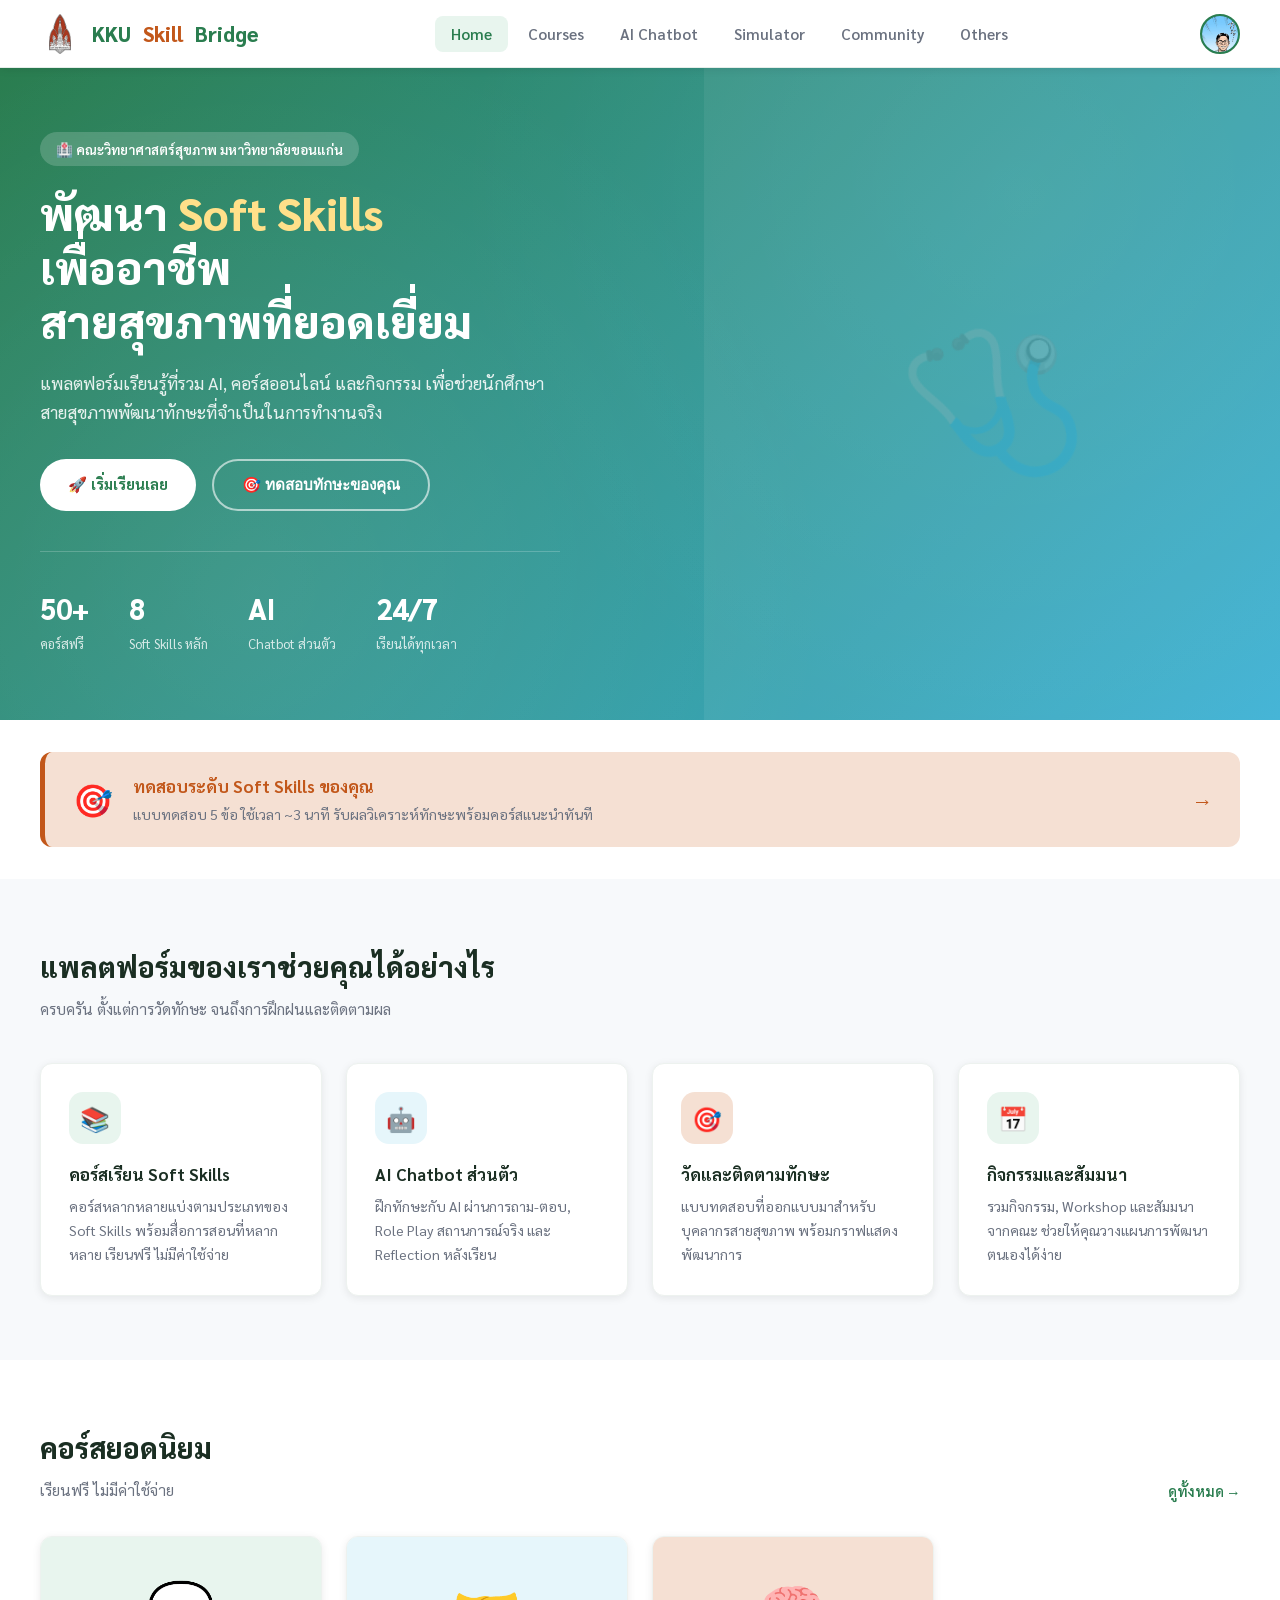
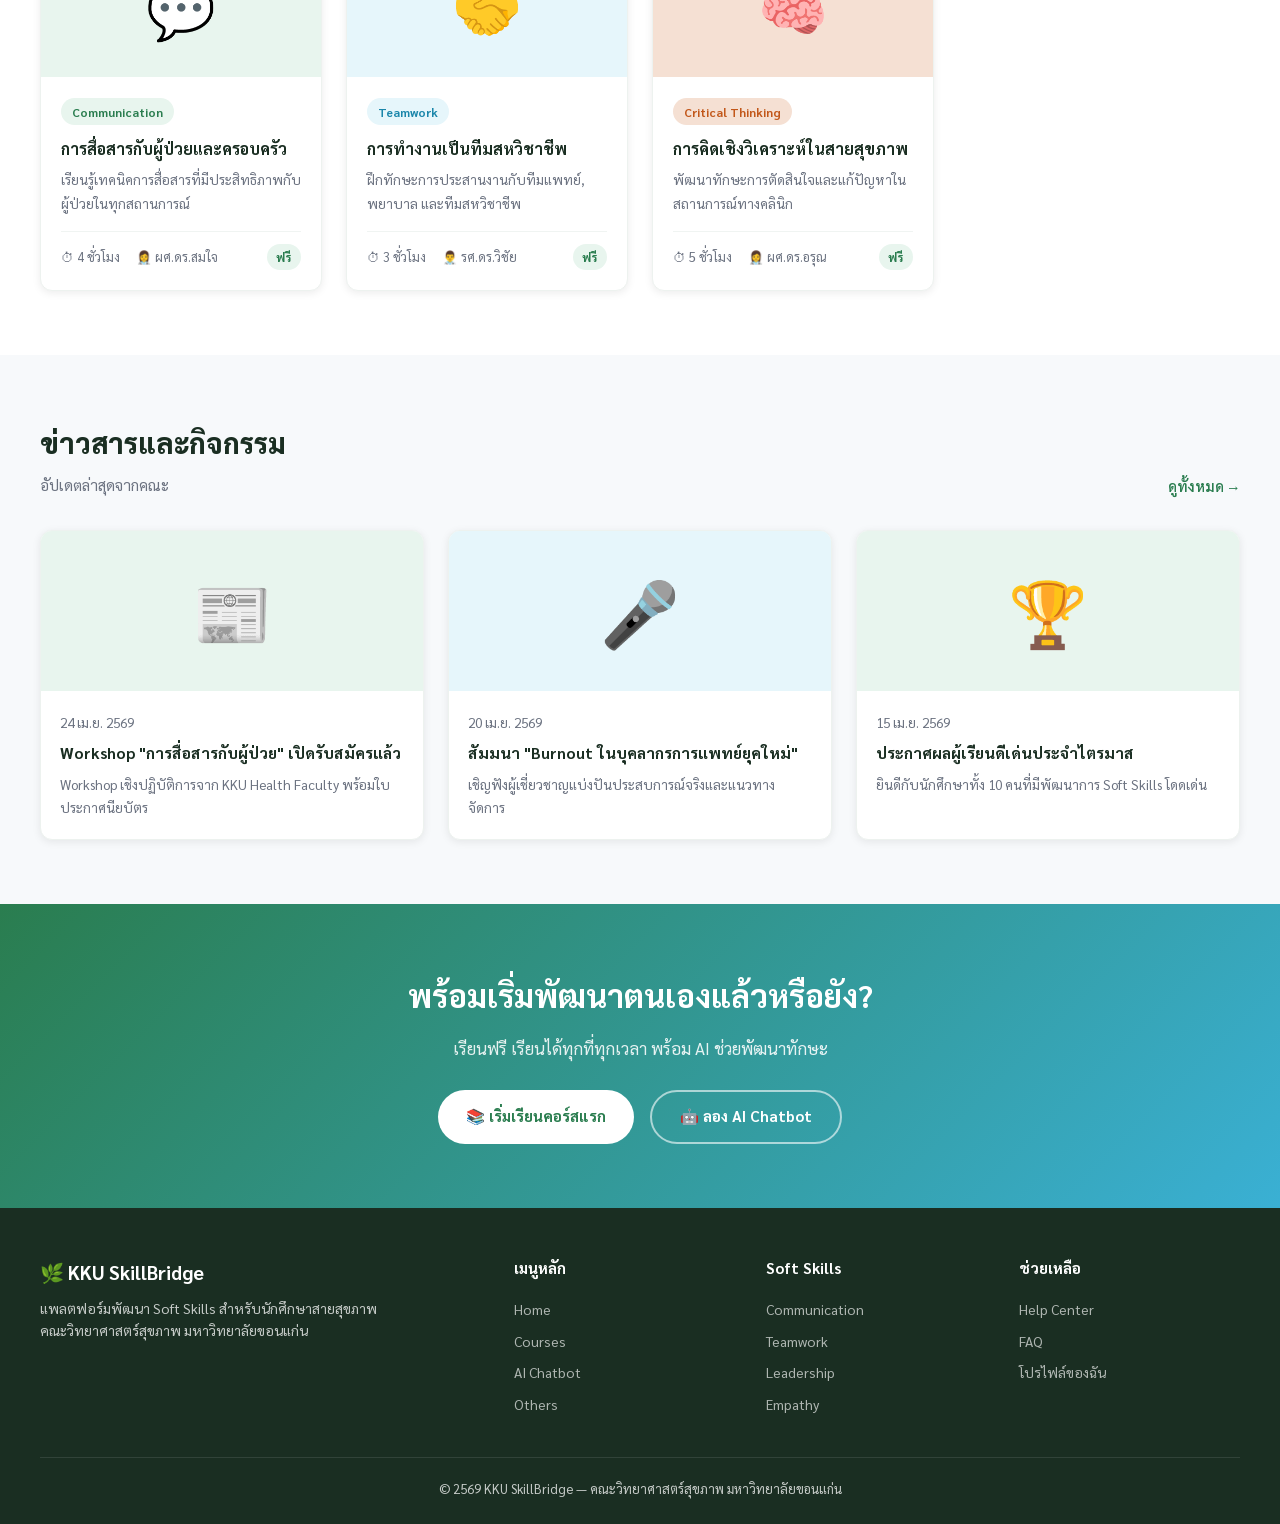
<file: index.html>
<!DOCTYPE html>
<html lang="th">
<head>
  <meta charset="UTF-8" />
  <meta name="viewport" content="width=device-width, initial-scale=1.0" />
  <title>KKU SkillBridge — พัฒนา Soft Skills สายสุขภาพ</title>
  <link rel="preconnect" href="https://fonts.googleapis.com" />
  <link href="https://fonts.googleapis.com/css2?family=Sarabun:wght@400;600;700;800;900&display=swap" rel="stylesheet" />
  <link rel="stylesheet" href="css/style.css" />
</head>
<body>

<!-- ===== NAVBAR ===== -->
<nav class="navbar">
  <a href="index.html" class="navbar-brand">
    <img src="assets/KKU-logo.png" alt="KKU" class="logo-img" onerror="this.outerHTML='<div class=\'logo-icon\'>🌿</div>'" />
    KKU <span class="accent">Skill</span>Bridge
  </a>
  <div class="hamburger" aria-label="เมนู"><span></span><span></span><span></span></div>
  <ul class="nav-links">
    <li><a href="index.html" class="active">Home</a></li>
    <li><a href="courses.html">Courses</a></li>
    <li><a href="chatbot.html">AI Chatbot</a></li>
    <li><a href="simulator.html">Simulator</a></li>
    <li><a href="community.html">Community</a></li>
    <li><a href="others.html">Others</a></li>
  </ul>
  <div class="nav-right">
    <div style="position:relative">
      <button class="btn-profile" id="profileBtn" aria-label="โปรไฟล์">
        <img src="assets/avatar.png" alt="Profile" onerror="this.outerHTML='👤'" />
      </button>
      <div class="dropdown-menu" id="dropdownMenu">
        <a href="profile.html">👤 &nbsp;ข้อมูลบัญชี</a>
        <a href="profile.html#courses">📚 &nbsp;คอร์สของฉัน</a>
        <a href="profile.html#analysis">📊 &nbsp;AI Analysis</a>
        <a href="#" onclick="openQuiz()">🎯 &nbsp;ทดสอบทักษะ</a>
        <div class="divider"></div>
        <a href="others.html#help">❓ &nbsp;Help Center</a>
      </div>
    </div>
  </div>
</nav>

<!-- ===== HERO ===== -->
<section class="hero">
  <div class="hero-bg-pattern"></div>
  <div class="hero-content">
    <div class="hero-badge">🏥 คณะวิทยาศาสตร์สุขภาพ มหาวิทยาลัยขอนแก่น</div>
    <h1>พัฒนา <span>Soft Skills</span><br/>เพื่ออาชีพ<br/>สายสุขภาพที่ยอดเยี่ยม</h1>
    <p>แพลตฟอร์มเรียนรู้ที่รวม AI, คอร์สออนไลน์ และกิจกรรม เพื่อช่วยนักศึกษาสายสุขภาพพัฒนาทักษะที่จำเป็นในการทำงานจริง</p>
    <div class="hero-actions">
      <a href="courses.html" class="btn btn-primary">🚀 เริ่มเรียนเลย</a>
      <button class="btn btn-outline" onclick="openQuiz()">🎯 ทดสอบทักษะของคุณ</button>
    </div>
    <div class="hero-stats">
      <div class="stat"><div class="stat-num">50+</div><div class="stat-label">คอร์สฟรี</div></div>
      <div class="stat"><div class="stat-num">8</div><div class="stat-label">Soft Skills หลัก</div></div>
      <div class="stat"><div class="stat-num">AI</div><div class="stat-label">Chatbot ส่วนตัว</div></div>
      <div class="stat"><div class="stat-num">24/7</div><div class="stat-label">เรียนได้ทุกเวลา</div></div>
    </div>
  </div>
  <div class="hero-illustration"><div class="illus-inner">🩺</div></div>
</section>

<!-- ===== SKILL TEST BANNER ===== -->
<div class="skill-test-banner" onclick="openQuiz()">
  <div class="icon">🎯</div>
  <div>
    <h3>ทดสอบระดับ Soft Skills ของคุณ</h3>
    <p>แบบทดสอบ 5 ข้อ ใช้เวลา ~3 นาที รับผลวิเคราะห์ทักษะพร้อมคอร์สแนะนำทันที</p>
  </div>
  <div class="arrow">→</div>
</div>

<!-- ===== HOW IT WORKS ===== -->
<section class="section section-alt">
  <div class="section-title">แพลตฟอร์มของเราช่วยคุณได้อย่างไร</div>
  <p class="section-sub">ครบครัน ตั้งแต่การวัดทักษะ จนถึงการฝึกฝนและติดตามผล</p>
  <div class="features-grid">
    <div class="feature-card">
      <div class="feature-icon">📚</div>
      <h3>คอร์สเรียน Soft Skills</h3>
      <p>คอร์สหลากหลายแบ่งตามประเภทของ Soft Skills พร้อมสื่อการสอนที่หลากหลาย เรียนฟรี ไม่มีค่าใช้จ่าย</p>
    </div>
    <div class="feature-card">
      <div class="feature-icon blue">🤖</div>
      <h3>AI Chatbot ส่วนตัว</h3>
      <p>ฝึกทักษะกับ AI ผ่านการถาม-ตอบ, Role Play สถานการณ์จริง และ Reflection หลังเรียน</p>
    </div>
    <div class="feature-card">
      <div class="feature-icon orange">🎯</div>
      <h3>วัดและติดตามทักษะ</h3>
      <p>แบบทดสอบที่ออกแบบมาสำหรับบุคลากรสายสุขภาพ พร้อมกราฟแสดงพัฒนาการ</p>
    </div>
    <div class="feature-card">
      <div class="feature-icon">📅</div>
      <h3>กิจกรรมและสัมมนา</h3>
      <p>รวมกิจกรรม, Workshop และสัมมนาจากคณะ ช่วยให้คุณวางแผนการพัฒนาตนเองได้ง่าย</p>
    </div>
  </div>
</section>

<!-- ===== FEATURED COURSES ===== -->
<section class="section">
  <div class="section-header">
    <div>
      <div class="section-title">คอร์สยอดนิยม</div>
      <p class="section-sub" style="margin-bottom:0">เรียนฟรี ไม่มีค่าใช้จ่าย</p>
    </div>
    <a href="courses.html" class="link-all">ดูทั้งหมด →</a>
  </div>
  <div class="courses-grid">
    <div class="course-card">
      <div class="course-thumb">💬</div>
      <div class="course-body">
        <span class="course-tag">Communication</span>
        <h3>การสื่อสารกับผู้ป่วยและครอบครัว</h3>
        <p>เรียนรู้เทคนิคการสื่อสารที่มีประสิทธิภาพกับผู้ป่วยในทุกสถานการณ์</p>
        <div class="course-meta">
          <span>⏱ 4 ชั่วโมง</span>
          <span>👩‍⚕️ ผศ.ดร.สมใจ</span>
          <span class="badge-free">ฟรี</span>
        </div>
      </div>
    </div>
    <div class="course-card">
      <div class="course-thumb blue">🤝</div>
      <div class="course-body">
        <span class="course-tag blue">Teamwork</span>
        <h3>การทำงานเป็นทีมสหวิชาชีพ</h3>
        <p>ฝึกทักษะการประสานงานกับทีมแพทย์, พยาบาล และทีมสหวิชาชีพ</p>
        <div class="course-meta">
          <span>⏱ 3 ชั่วโมง</span>
          <span>👨‍⚕️ รศ.ดร.วิชัย</span>
          <span class="badge-free">ฟรี</span>
        </div>
      </div>
    </div>
    <div class="course-card">
      <div class="course-thumb orange">🧠</div>
      <div class="course-body">
        <span class="course-tag orange">Critical Thinking</span>
        <h3>การคิดเชิงวิเคราะห์ในสายสุขภาพ</h3>
        <p>พัฒนาทักษะการตัดสินใจและแก้ปัญหาในสถานการณ์ทางคลินิก</p>
        <div class="course-meta">
          <span>⏱ 5 ชั่วโมง</span>
          <span>👩‍⚕️ ผศ.ดร.อรุณ</span>
          <span class="badge-free">ฟรี</span>
        </div>
      </div>
    </div>
  </div>
</section>

<!-- ===== NEWS ===== -->
<section class="section section-alt">
  <div class="section-header">
    <div>
      <div class="section-title">ข่าวสารและกิจกรรม</div>
      <p class="section-sub" style="margin-bottom:0">อัปเดตล่าสุดจากคณะ</p>
    </div>
    <a href="others.html" class="link-all">ดูทั้งหมด →</a>
  </div>
  <div class="news-grid">
    <div class="news-card">
      <div class="news-thumb">📰</div>
      <div class="news-body">
        <p class="news-date">24 เม.ย. 2569</p>
        <h3>Workshop "การสื่อสารกับผู้ป่วย" เปิดรับสมัครแล้ว</h3>
        <p>Workshop เชิงปฏิบัติการจาก KKU Health Faculty พร้อมใบประกาศนียบัตร</p>
      </div>
    </div>
    <div class="news-card">
      <div class="news-thumb blue">🎤</div>
      <div class="news-body">
        <p class="news-date">20 เม.ย. 2569</p>
        <h3>สัมมนา "Burnout ในบุคลากรการแพทย์ยุคใหม่"</h3>
        <p>เชิญฟังผู้เชี่ยวชาญแบ่งปันประสบการณ์จริงและแนวทางจัดการ</p>
      </div>
    </div>
    <div class="news-card">
      <div class="news-thumb">🏆</div>
      <div class="news-body">
        <p class="news-date">15 เม.ย. 2569</p>
        <h3>ประกาศผลผู้เรียนดีเด่นประจำไตรมาส</h3>
        <p>ยินดีกับนักศึกษาทั้ง 10 คนที่มีพัฒนาการ Soft Skills โดดเด่น</p>
      </div>
    </div>
  </div>
</section>

<!-- ===== CTA ===== -->
<section class="section" style="background:linear-gradient(135deg,var(--green),var(--blue));text-align:center">
  <h2 style="color:white;font-size:2rem;margin-bottom:0.75rem">พร้อมเริ่มพัฒนาตนเองแล้วหรือยัง?</h2>
  <p style="color:rgba(255,255,255,0.88);margin-bottom:1.75rem;font-size:1.05rem">เรียนฟรี เรียนได้ทุกที่ทุกเวลา พร้อม AI ช่วยพัฒนาทักษะ</p>
  <div style="display:flex;gap:1rem;justify-content:center;flex-wrap:wrap">
    <a href="courses.html" class="btn btn-primary">📚 เริ่มเรียนคอร์สแรก</a>
    <a href="chatbot.html" class="btn btn-outline">🤖 ลอง AI Chatbot</a>
  </div>
</section>

<!-- ===== FOOTER ===== -->
<footer>
  <div class="footer-grid">
    <div class="footer-brand">
      <h2>🌿 KKU SkillBridge</h2>
      <p>แพลตฟอร์มพัฒนา Soft Skills สำหรับนักศึกษาสายสุขภาพ<br/>คณะวิทยาศาสตร์สุขภาพ มหาวิทยาลัยขอนแก่น</p>
    </div>
    <div class="footer-col">
      <h4>เมนูหลัก</h4>
      <a href="index.html">Home</a>
      <a href="courses.html">Courses</a>
      <a href="chatbot.html">AI Chatbot</a>
      <a href="others.html">Others</a>
    </div>
    <div class="footer-col">
      <h4>Soft Skills</h4>
      <a href="courses.html">Communication</a>
      <a href="courses.html">Teamwork</a>
      <a href="courses.html">Leadership</a>
      <a href="courses.html">Empathy</a>
    </div>
    <div class="footer-col">
      <h4>ช่วยเหลือ</h4>
      <a href="others.html">Help Center</a>
      <a href="others.html">FAQ</a>
      <a href="profile.html">โปรไฟล์ของฉัน</a>
    </div>
  </div>
  <div class="footer-bottom">© 2569 KKU SkillBridge — คณะวิทยาศาสตร์สุขภาพ มหาวิทยาลัยขอนแก่น</div>
</footer>

<!-- ===== QUIZ MODAL ===== -->
<div class="modal-overlay" id="quizModal">
  <div class="modal">
    <button class="modal-close" onclick="closeQuiz()">✕</button>
    <h2>🎯 ทดสอบระดับ Soft Skills</h2>
    <p class="sub">ตอบ 5 ข้อ รับผลวิเคราะห์ทักษะส่วนตัวของคุณทันที</p>
    <div class="quiz-progress-bar"><div class="quiz-progress-fill" style="width:0%"></div></div>
    <div class="quiz-content">
      <p class="quiz-question"></p>
      <div class="quiz-options"></div>
      <div class="quiz-nav">
        <span class="q-counter" style="font-size:0.85rem;color:var(--grey-text)">ข้อ 1 / 5</span>
        <div style="display:flex;gap:0.5rem">
          <button id="prevBtn" class="btn" style="background:var(--grey-bg);color:var(--dark)" onclick="quizPrev()">‹ ย้อนกลับ</button>
          <button id="nextBtn" class="btn btn-green" onclick="quizNext()">ถัดไป ›</button>
        </div>
      </div>
    </div>
  </div>
</div>

<script src="js/main.js"></script>
<script>document.addEventListener('DOMContentLoaded', () => { if(typeof renderQuestion === 'function') renderQuestion(); });</script>
</body>
</html>
</file>
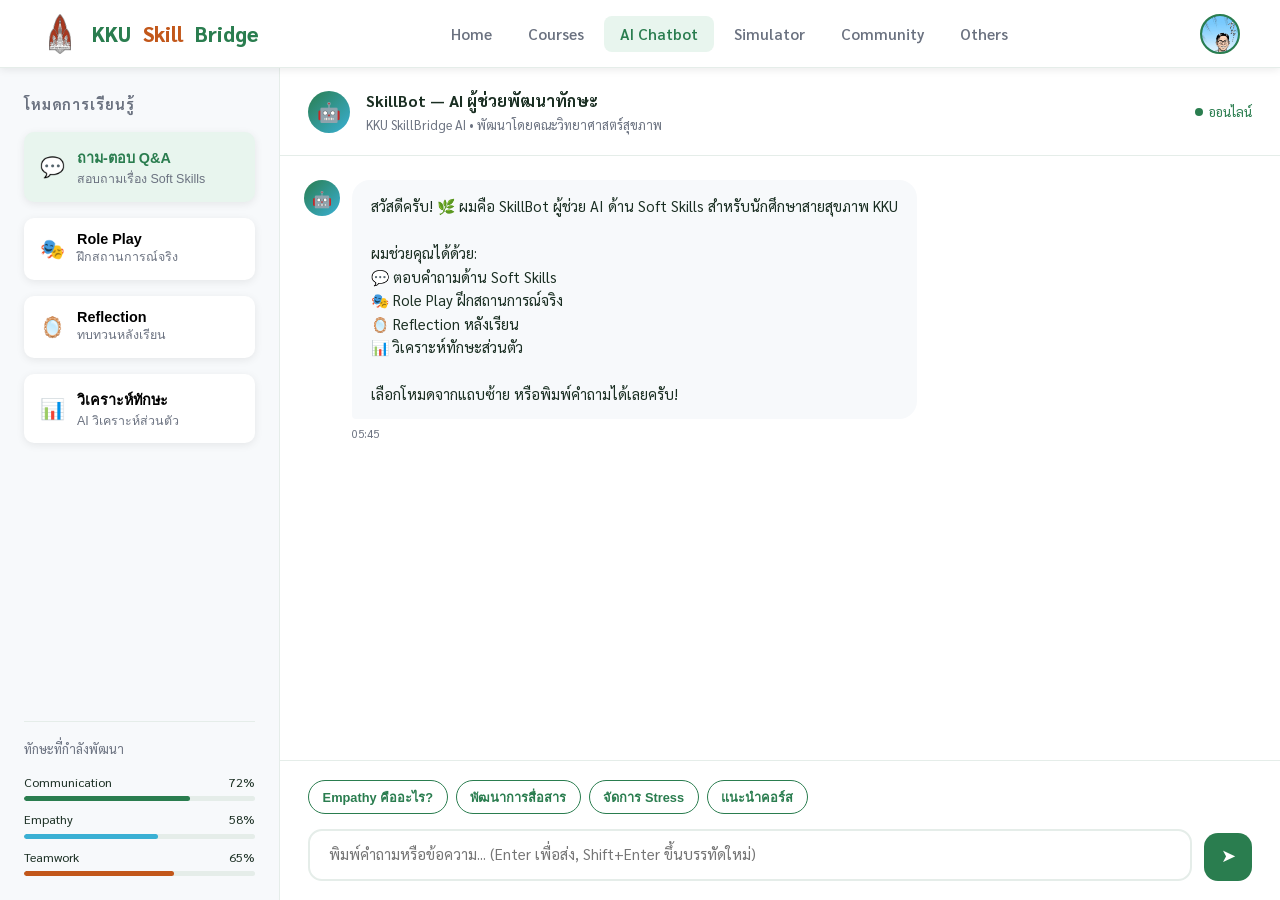
<file: chatbot.html>
<!DOCTYPE html>
<html lang="th">
<head>
  <meta charset="UTF-8" />
  <meta name="viewport" content="width=device-width, initial-scale=1.0" />
  <title>AI Chatbot — KKU SkillBridge</title>
  <link rel="preconnect" href="https://fonts.googleapis.com" />
  <link href="https://fonts.googleapis.com/css2?family=Sarabun:wght@400;600;700;800;900&display=swap" rel="stylesheet" />
  <link rel="stylesheet" href="css/style.css" />
</head>
<body>

<nav class="navbar">
  <a href="index.html" class="navbar-brand">
    <img src="assets/KKU-logo.png" alt="KKU" class="logo-img" onerror="this.outerHTML='<div class=\'logo-icon\'>🌿</div>'" />
    KKU <span class="accent">Skill</span>Bridge
  </a>
  <div class="hamburger"><span></span><span></span><span></span></div>
  <ul class="nav-links">
    <li><a href="index.html">Home</a></li>
    <li><a href="courses.html">Courses</a></li>
    <li><a href="chatbot.html" class="active">AI Chatbot</a></li>
    <li><a href="simulator.html">Simulator</a></li>
    <li><a href="community.html">Community</a></li>
    <li><a href="others.html">Others</a></li>
  </ul>
  <div class="nav-right">
    <div style="position:relative">
      <button class="btn-profile" id="profileBtn">
        <img src="assets/avatar.png" alt="Profile" onerror="this.outerHTML='👤'" />
      </button>
      <div class="dropdown-menu" id="dropdownMenu">
        <a href="profile.html">👤 &nbsp;ข้อมูลบัญชี</a>
        <a href="profile.html#courses">📚 &nbsp;คอร์สของฉัน</a>
        <a href="profile.html#analysis">📊 &nbsp;AI Analysis</a>
        <div class="divider"></div>
        <a href="others.html">❓ &nbsp;Help Center</a>
      </div>
    </div>
  </div>
</nav>

<div class="chatbot-layout">

  <!-- Sidebar -->
  <aside class="chat-sidebar">
    <h3>โหมดการเรียนรู้</h3>

    <button class="mode-btn active" id="mode-qa" onclick="setMode('qa')">
      <span class="mode-icon">💬</span>
      <div>
        <div style="font-size:0.9rem">ถาม-ตอบ Q&amp;A</div>
        <div style="font-size:0.78rem;color:var(--grey-text);font-weight:400">สอบถามเรื่อง Soft Skills</div>
      </div>
    </button>

    <button class="mode-btn" id="mode-roleplay" onclick="setMode('roleplay')">
      <span class="mode-icon">🎭</span>
      <div>
        <div style="font-size:0.9rem">Role Play</div>
        <div style="font-size:0.78rem;color:var(--grey-text);font-weight:400">ฝึกสถานการณ์จริง</div>
      </div>
    </button>

    <button class="mode-btn" id="mode-reflection" onclick="setMode('reflection')">
      <span class="mode-icon">🪞</span>
      <div>
        <div style="font-size:0.9rem">Reflection</div>
        <div style="font-size:0.78rem;color:var(--grey-text);font-weight:400">ทบทวนหลังเรียน</div>
      </div>
    </button>

    <button class="mode-btn" id="mode-analysis" onclick="setMode('analysis')">
      <span class="mode-icon">📊</span>
      <div>
        <div style="font-size:0.9rem">วิเคราะห์ทักษะ</div>
        <div style="font-size:0.78rem;color:var(--grey-text);font-weight:400">AI วิเคราะห์ส่วนตัว</div>
      </div>
    </button>

    <div style="margin-top:auto;padding-top:1rem;border-top:1px solid #e5ede9">
      <p style="font-size:0.8rem;color:var(--grey-text);margin-bottom:0.75rem">ทักษะที่กำลังพัฒนา</p>
      <div style="display:flex;flex-direction:column;gap:0.5rem">
        <div>
          <div style="display:flex;justify-content:space-between;font-size:0.78rem;margin-bottom:0.2rem"><span>Communication</span><span>72%</span></div>
          <div style="height:5px;background:#e5ede9;border-radius:10px;overflow:hidden"><div style="height:100%;width:72%;background:var(--green);border-radius:10px"></div></div>
        </div>
        <div>
          <div style="display:flex;justify-content:space-between;font-size:0.78rem;margin-bottom:0.2rem"><span>Empathy</span><span>58%</span></div>
          <div style="height:5px;background:#e5ede9;border-radius:10px;overflow:hidden"><div style="height:100%;width:58%;background:var(--blue);border-radius:10px"></div></div>
        </div>
        <div>
          <div style="display:flex;justify-content:space-between;font-size:0.78rem;margin-bottom:0.2rem"><span>Teamwork</span><span>65%</span></div>
          <div style="height:5px;background:#e5ede9;border-radius:10px;overflow:hidden"><div style="height:100%;width:65%;background:var(--orange);border-radius:10px"></div></div>
        </div>
      </div>
    </div>
  </aside>

  <!-- Chat Main -->
  <div class="chat-main">
    <div class="chat-header">
      <div class="avatar">🤖</div>
      <div class="chat-header-info">
        <h3>SkillBot — AI ผู้ช่วยพัฒนาทักษะ</h3>
        <p>KKU SkillBridge AI • พัฒนาโดยคณะวิทยาศาสตร์สุขภาพ</p>
      </div>
      <div class="chat-status">
        <div class="dot"></div>
        ออนไลน์
      </div>
    </div>

    <div class="chat-messages" id="chatMessages"></div>

    <div class="chat-input-area">
      <div class="quick-prompts" id="quickPrompts">
        <button class="quick-prompt" onclick="quickSend('Empathy คืออะไร')">Empathy คืออะไร?</button>
        <button class="quick-prompt" onclick="quickSend('วิธีพัฒนาการสื่อสาร')">พัฒนาการสื่อสาร</button>
        <button class="quick-prompt" onclick="quickSend('จัดการความเครียด')">จัดการ Stress</button>
        <button class="quick-prompt" onclick="quickSend('แนะนำคอร์สเรียน')">แนะนำคอร์ส</button>
      </div>
      <div class="input-row">
        <textarea
          class="chat-input"
          id="chatInput"
          placeholder="พิมพ์คำถามหรือข้อความ... (Enter เพื่อส่ง, Shift+Enter ขึ้นบรรทัดใหม่)"
          rows="1"
        ></textarea>
        <button class="send-btn" onclick="sendMessage()">➤</button>
      </div>
    </div>
  </div>

</div>

<script src="js/main.js"></script>
<script src="js/chatbot.js"></script>
</body>
</html>
</file>
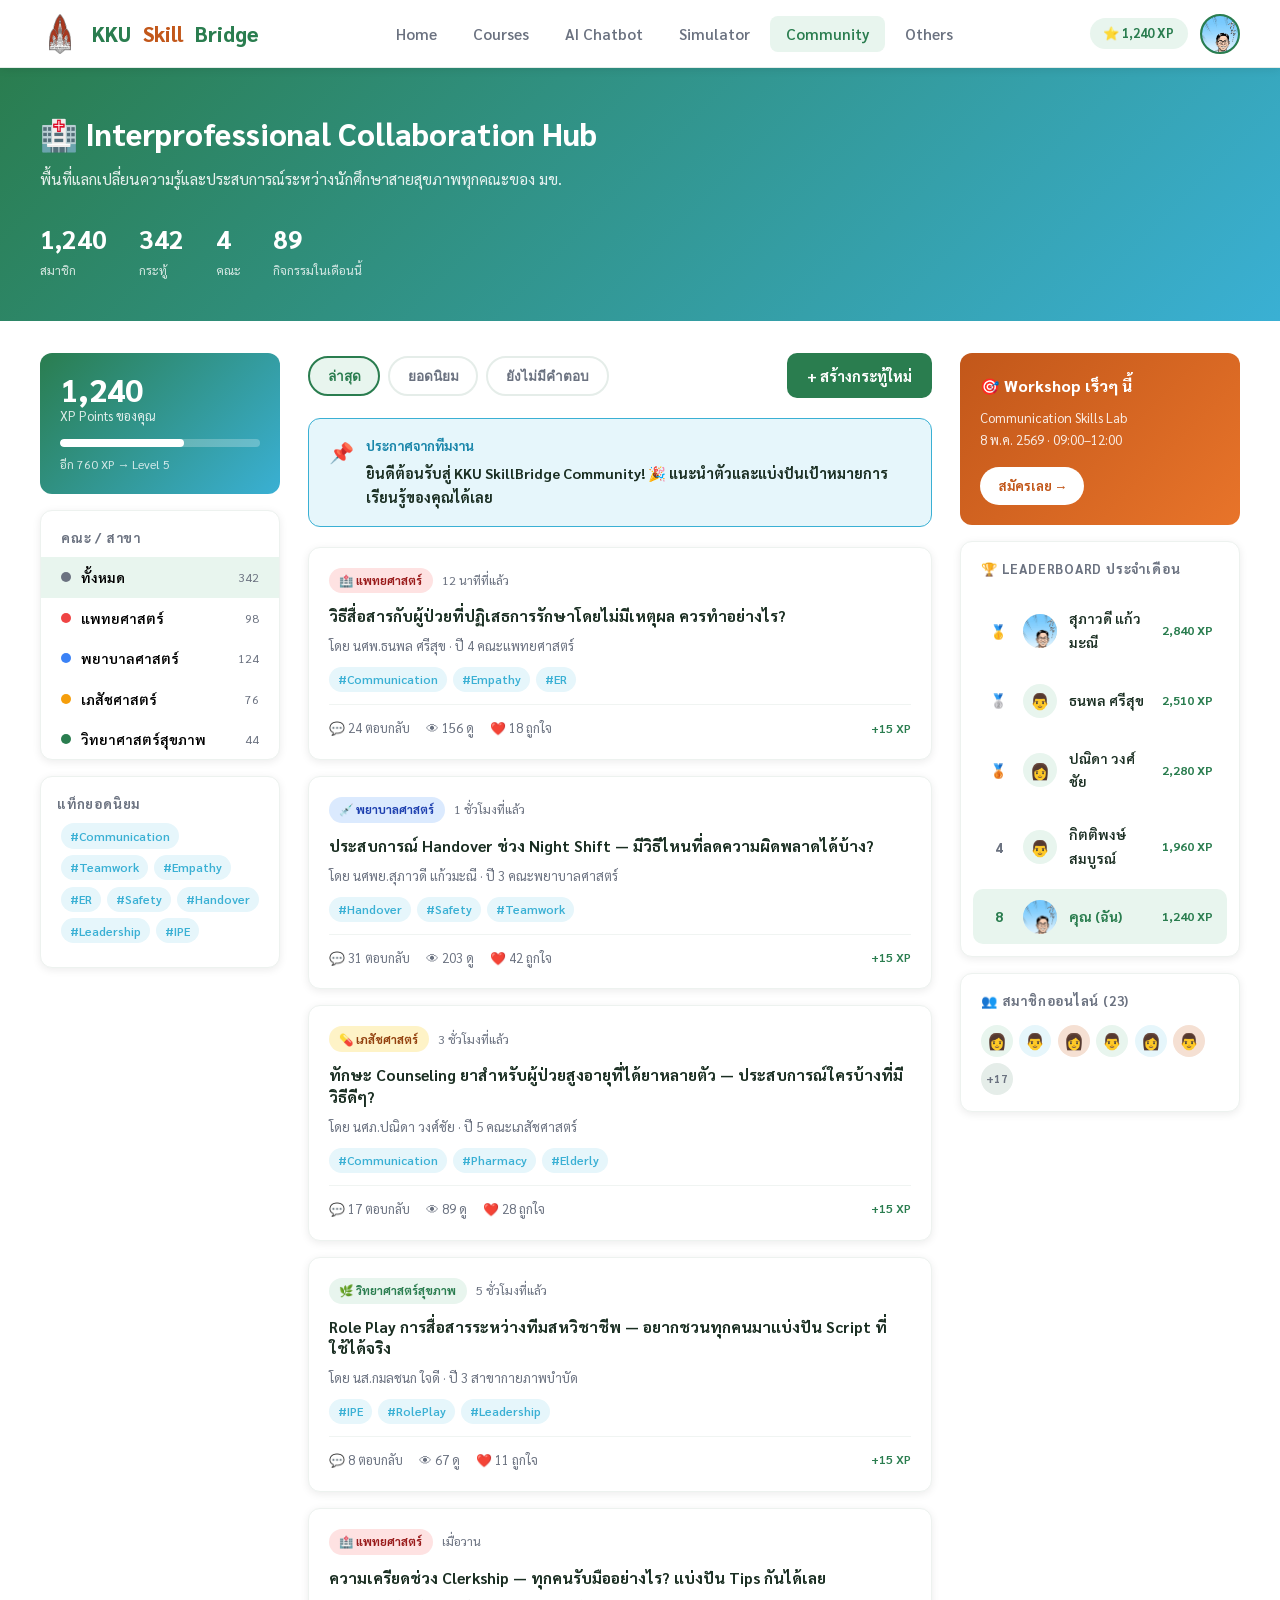
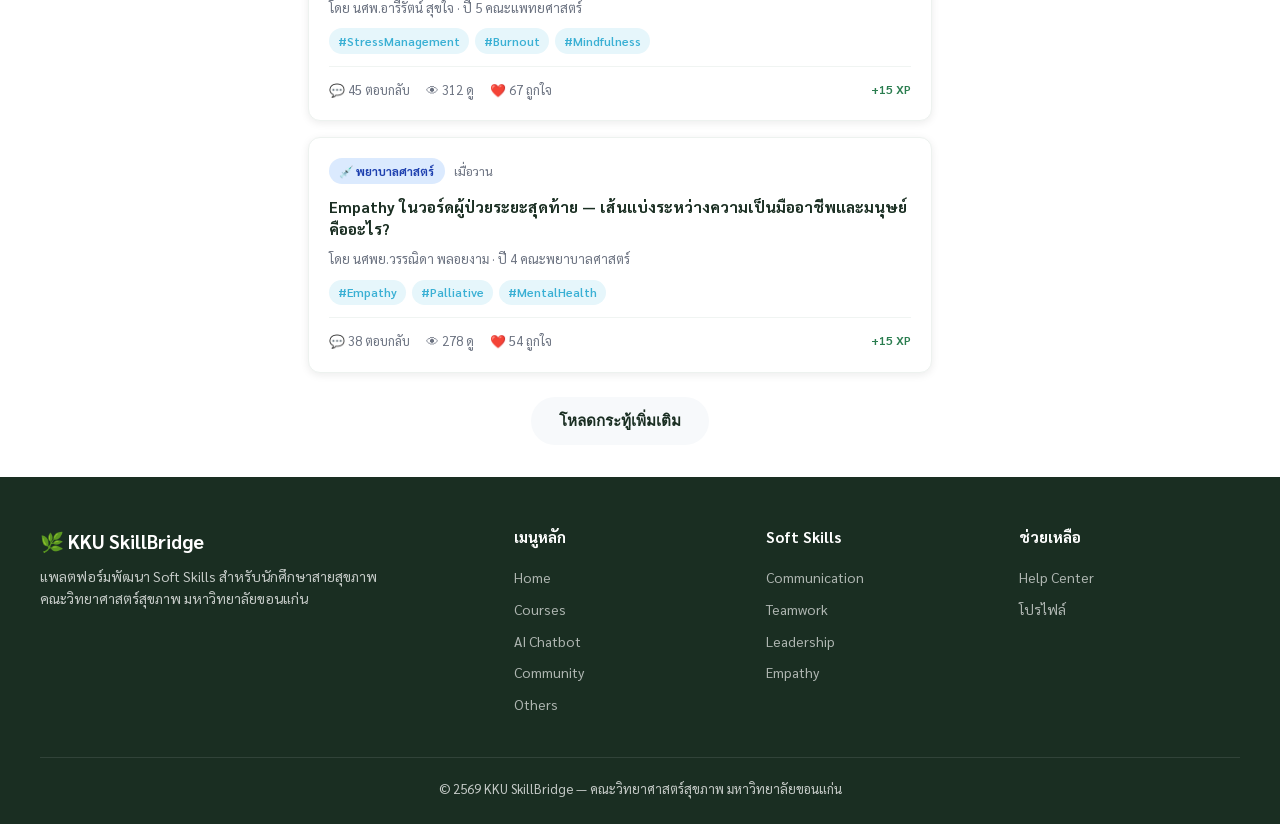
<file: community.html>
<!DOCTYPE html>
<html lang="th">
<head>
  <meta charset="UTF-8" />
  <meta name="viewport" content="width=device-width, initial-scale=1.0" />
  <title>Community — KKU SkillBridge</title>
  <link rel="preconnect" href="https://fonts.googleapis.com" />
  <link href="https://fonts.googleapis.com/css2?family=Sarabun:wght@400;600;700;800;900&display=swap" rel="stylesheet" />
  <link rel="stylesheet" href="css/style.css" />
</head>
<body>

<nav class="navbar">
  <a href="index.html" class="navbar-brand">
    <img src="assets/KKU-logo.png" alt="KKU" class="logo-img" onerror="this.outerHTML='<div class=\'logo-icon\'>🌿</div>'" />
    KKU <span class="accent">Skill</span>Bridge
  </a>
  <div class="hamburger"><span></span><span></span><span></span></div>
  <ul class="nav-links">
    <li><a href="index.html">Home</a></li>
    <li><a href="courses.html">Courses</a></li>
    <li><a href="chatbot.html">AI Chatbot</a></li>
    <li><a href="simulator.html">Simulator</a></li>
    <li><a href="community.html" class="active">Community</a></li>
    <li><a href="others.html">Others</a></li>
  </ul>
  <div class="nav-right" style="display:flex;align-items:center;gap:0.75rem">
    <div style="background:var(--green-pale);color:var(--green);padding:0.3rem 0.85rem;border-radius:100px;font-size:0.82rem;font-weight:700">⭐ 1,240 XP</div>
    <div style="position:relative">
      <button class="btn-profile" id="profileBtn">
        <img src="assets/avatar.png" alt="Profile" onerror="this.outerHTML='👤'" />
      </button>
      <div class="dropdown-menu" id="dropdownMenu">
        <a href="profile.html">👤 &nbsp;ข้อมูลบัญชี</a>
        <a href="profile.html#courses">📚 &nbsp;คอร์สของฉัน</a>
        <a href="profile.html#roadmap">🗺 &nbsp;Roadmap ของฉัน</a>
        <div class="divider"></div>
        <a href="others.html">❓ &nbsp;Help Center</a>
      </div>
    </div>
  </div>
</nav>

<!-- Hero -->
<div class="comm-page-hero">
  <h1>🏥 Interprofessional Collaboration Hub</h1>
  <p>พื้นที่แลกเปลี่ยนความรู้และประสบการณ์ระหว่างนักศึกษาสายสุขภาพทุกคณะของ มข.</p>
  <div class="comm-stats">
    <div class="comm-stat"><div class="num">1,240</div><div class="lbl">สมาชิก</div></div>
    <div class="comm-stat"><div class="num">342</div><div class="lbl">กระทู้</div></div>
    <div class="comm-stat"><div class="num">4</div><div class="lbl">คณะ</div></div>
    <div class="comm-stat"><div class="num">89</div><div class="lbl">กิจกรรมในเดือนนี้</div></div>
  </div>
</div>

<div class="community-layout">

  <!-- Left Sidebar -->
  <aside class="comm-sidebar">
    <!-- XP Card -->
    <div class="xp-card">
      <div class="xp-num">1,240</div>
      <div class="xp-label">XP Points ของคุณ</div>
      <div class="xp-progress"><div class="xp-progress-fill" style="width:62%"></div></div>
      <div class="xp-next">อีก 760 XP → Level 5</div>
    </div>

    <!-- Faculty Filter -->
    <div class="comm-sidebar-card">
      <h4>คณะ / สาขา</h4>
      <button class="faculty-btn active" data-faculty="all">
        <div class="faculty-dot" style="background:#6b7280"></div>
        <span>ทั้งหมด</span>
        <small>342</small>
      </button>
      <button class="faculty-btn" data-faculty="medicine">
        <div class="faculty-dot" style="background:#ef4444"></div>
        <span>แพทยศาสตร์</span>
        <small>98</small>
      </button>
      <button class="faculty-btn" data-faculty="nursing">
        <div class="faculty-dot" style="background:#3b82f6"></div>
        <span>พยาบาลศาสตร์</span>
        <small>124</small>
      </button>
      <button class="faculty-btn" data-faculty="pharmacy">
        <div class="faculty-dot" style="background:#f59e0b"></div>
        <span>เภสัชศาสตร์</span>
        <small>76</small>
      </button>
      <button class="faculty-btn" data-faculty="health">
        <div class="faculty-dot" style="background:var(--green)"></div>
        <span>วิทยาศาสตร์สุขภาพ</span>
        <small>44</small>
      </button>
    </div>

    <!-- Tags -->
    <div class="comm-sidebar-card" style="padding:1rem">
      <h4 style="padding:0 0 0.5rem">แท็กยอดนิยม</h4>
      <div style="display:flex;flex-wrap:wrap;gap:0.4rem;padding:0 0.25rem 0.5rem">
        <span class="hashtag">#Communication</span>
        <span class="hashtag">#Teamwork</span>
        <span class="hashtag">#Empathy</span>
        <span class="hashtag">#ER</span>
        <span class="hashtag">#Safety</span>
        <span class="hashtag">#Handover</span>
        <span class="hashtag">#Leadership</span>
        <span class="hashtag">#IPE</span>
      </div>
    </div>
  </aside>

  <!-- Main Feed -->
  <main>
    <!-- Toolbar -->
    <div style="display:flex;justify-content:space-between;align-items:center;margin-bottom:1.25rem;flex-wrap:wrap;gap:0.75rem">
      <div style="display:flex;gap:0.5rem">
        <button class="filter-chip active" data-sort="latest">ล่าสุด</button>
        <button class="filter-chip" data-sort="popular">ยอดนิยม</button>
        <button class="filter-chip" data-sort="unanswered">ยังไม่มีคำตอบ</button>
      </div>
      <button class="new-discussion-btn" style="width:auto" onclick="openNewDisc()">
        + สร้างกระทู้ใหม่
      </button>
    </div>

    <!-- Pinned -->
    <div style="background:var(--blue-light);border:1.5px solid var(--blue);border-radius:var(--radius);padding:1rem 1.25rem;margin-bottom:1.25rem;display:flex;gap:0.75rem;align-items:flex-start">
      <span style="font-size:1.25rem;flex-shrink:0">📌</span>
      <div>
        <p style="font-size:0.82rem;color:#1a86aa;font-weight:700;margin-bottom:0.2rem">ประกาศจากทีมงาน</p>
        <p style="font-size:0.9rem;font-weight:700">ยินดีต้อนรับสู่ KKU SkillBridge Community! 🎉 แนะนำตัวและแบ่งปันเป้าหมายการเรียนรู้ของคุณได้เลย</p>
      </div>
    </div>

    <!-- Discussions -->
    <div class="discussions-feed" id="discussionsFeed">

      <div class="discussion-card" data-faculty="medicine">
        <div class="discussion-meta">
          <span class="faculty-tag tag-medicine">🏥 แพทยศาสตร์</span>
          <span style="font-size:0.78rem;color:var(--grey-text)">12 นาทีที่แล้ว</span>
        </div>
        <h3>วิธีสื่อสารกับผู้ป่วยที่ปฏิเสธการรักษาโดยไม่มีเหตุผล ควรทำอย่างไร?</h3>
        <p class="author">โดย นศพ.ธนพล ศรีสุข · ปี 4 คณะแพทยศาสตร์</p>
        <div class="hashtags">
          <span class="hashtag">#Communication</span>
          <span class="hashtag">#Empathy</span>
          <span class="hashtag">#ER</span>
        </div>
        <div class="discussion-footer">
          <span>💬 24 ตอบกลับ</span>
          <span>👁 156 ดู</span>
          <span>❤️ 18 ถูกใจ</span>
          <span style="margin-left:auto;color:var(--green);font-weight:600;font-size:0.78rem">+15 XP</span>
        </div>
      </div>

      <div class="discussion-card" data-faculty="nursing">
        <div class="discussion-meta">
          <span class="faculty-tag tag-nursing">💉 พยาบาลศาสตร์</span>
          <span style="font-size:0.78rem;color:var(--grey-text)">1 ชั่วโมงที่แล้ว</span>
        </div>
        <h3>ประสบการณ์ Handover ช่วง Night Shift — มีวิธีไหนที่ลดความผิดพลาดได้บ้าง?</h3>
        <p class="author">โดย นศพย.สุภาวดี แก้วมะณี · ปี 3 คณะพยาบาลศาสตร์</p>
        <div class="hashtags">
          <span class="hashtag">#Handover</span>
          <span class="hashtag">#Safety</span>
          <span class="hashtag">#Teamwork</span>
        </div>
        <div class="discussion-footer">
          <span>💬 31 ตอบกลับ</span>
          <span>👁 203 ดู</span>
          <span>❤️ 42 ถูกใจ</span>
          <span style="margin-left:auto;color:var(--green);font-weight:600;font-size:0.78rem">+15 XP</span>
        </div>
      </div>

      <div class="discussion-card" data-faculty="pharmacy">
        <div class="discussion-meta">
          <span class="faculty-tag tag-pharmacy">💊 เภสัชศาสตร์</span>
          <span style="font-size:0.78rem;color:var(--grey-text)">3 ชั่วโมงที่แล้ว</span>
        </div>
        <h3>ทักษะ Counseling ยาสำหรับผู้ป่วยสูงอายุที่ได้ยาหลายตัว — ประสบการณ์ใครบ้างที่มีวิธีดีๆ?</h3>
        <p class="author">โดย นศภ.ปณิดา วงศ์ชัย · ปี 5 คณะเภสัชศาสตร์</p>
        <div class="hashtags">
          <span class="hashtag">#Communication</span>
          <span class="hashtag">#Pharmacy</span>
          <span class="hashtag">#Elderly</span>
        </div>
        <div class="discussion-footer">
          <span>💬 17 ตอบกลับ</span>
          <span>👁 89 ดู</span>
          <span>❤️ 28 ถูกใจ</span>
          <span style="margin-left:auto;color:var(--green);font-weight:600;font-size:0.78rem">+15 XP</span>
        </div>
      </div>

      <div class="discussion-card" data-faculty="health">
        <div class="discussion-meta">
          <span class="faculty-tag tag-health">🌿 วิทยาศาสตร์สุขภาพ</span>
          <span style="font-size:0.78rem;color:var(--grey-text)">5 ชั่วโมงที่แล้ว</span>
        </div>
        <h3>Role Play การสื่อสารระหว่างทีมสหวิชาชีพ — อยากชวนทุกคนมาแบ่งปัน Script ที่ใช้ได้จริง</h3>
        <p class="author">โดย นส.กมลชนก ใจดี · ปี 3 สาขากายภาพบำบัด</p>
        <div class="hashtags">
          <span class="hashtag">#IPE</span>
          <span class="hashtag">#RolePlay</span>
          <span class="hashtag">#Leadership</span>
        </div>
        <div class="discussion-footer">
          <span>💬 8 ตอบกลับ</span>
          <span>👁 67 ดู</span>
          <span>❤️ 11 ถูกใจ</span>
          <span style="margin-left:auto;color:var(--green);font-weight:600;font-size:0.78rem">+15 XP</span>
        </div>
      </div>

      <div class="discussion-card" data-faculty="medicine">
        <div class="discussion-meta">
          <span class="faculty-tag tag-medicine">🏥 แพทยศาสตร์</span>
          <span style="font-size:0.78rem;color:var(--grey-text)">เมื่อวาน</span>
        </div>
        <h3>ความเครียดช่วง Clerkship — ทุกคนรับมืออย่างไร? แบ่งปัน Tips กันได้เลย</h3>
        <p class="author">โดย นศพ.อารีรัตน์ สุขใจ · ปี 5 คณะแพทยศาสตร์</p>
        <div class="hashtags">
          <span class="hashtag">#StressManagement</span>
          <span class="hashtag">#Burnout</span>
          <span class="hashtag">#Mindfulness</span>
        </div>
        <div class="discussion-footer">
          <span>💬 45 ตอบกลับ</span>
          <span>👁 312 ดู</span>
          <span>❤️ 67 ถูกใจ</span>
          <span style="margin-left:auto;color:var(--green);font-weight:600;font-size:0.78rem">+15 XP</span>
        </div>
      </div>

      <div class="discussion-card" data-faculty="nursing">
        <div class="discussion-meta">
          <span class="faculty-tag tag-nursing">💉 พยาบาลศาสตร์</span>
          <span style="font-size:0.78rem;color:var(--grey-text)">เมื่อวาน</span>
        </div>
        <h3>Empathy ในวอร์ดผู้ป่วยระยะสุดท้าย — เส้นแบ่งระหว่างความเป็นมืออาชีพและมนุษย์คืออะไร?</h3>
        <p class="author">โดย นศพย.วรรณิดา พลอยงาม · ปี 4 คณะพยาบาลศาสตร์</p>
        <div class="hashtags">
          <span class="hashtag">#Empathy</span>
          <span class="hashtag">#Palliative</span>
          <span class="hashtag">#MentalHealth</span>
        </div>
        <div class="discussion-footer">
          <span>💬 38 ตอบกลับ</span>
          <span>👁 278 ดู</span>
          <span>❤️ 54 ถูกใจ</span>
          <span style="margin-left:auto;color:var(--green);font-weight:600;font-size:0.78rem">+15 XP</span>
        </div>
      </div>

    </div>

    <div style="text-align:center;margin-top:1.5rem">
      <button class="btn" style="background:var(--grey-bg);color:var(--dark)" onclick="loadMore()">โหลดกระทู้เพิ่มเติม</button>
    </div>
  </main>

  <!-- Right Sidebar -->
  <aside class="comm-right">
    <!-- Workshop -->
    <div class="workshop-banner">
      <h4>🎯 Workshop เร็วๆ นี้</h4>
      <p>Communication Skills Lab<br/>8 พ.ค. 2569 · 09:00–12:00</p>
      <a href="others.html" style="display:inline-block;background:white;color:var(--orange);padding:0.5rem 1.1rem;border-radius:100px;font-size:0.82rem;font-weight:700">สมัครเลย →</a>
    </div>

    <!-- Leaderboard -->
    <div class="comm-sidebar-card">
      <h4>🏆 Leaderboard ประจำเดือน</h4>
      <div class="leaderboard-list" style="padding:0.5rem 0.75rem 0.75rem">
        <div class="lb-item">
          <div class="lb-rank" style="color:#f59e0b">🥇</div>
          <div class="lb-avatar">
            <img src="assets/avatar.png" alt="" onerror="this.outerHTML='👩'" />
          </div>
          <div class="lb-name">สุภาวดี แก้วมะณี</div>
          <div class="lb-xp">2,840 XP</div>
        </div>
        <div class="lb-item">
          <div class="lb-rank" style="color:#9ca3af">🥈</div>
          <div class="lb-avatar">👨</div>
          <div class="lb-name">ธนพล ศรีสุข</div>
          <div class="lb-xp">2,510 XP</div>
        </div>
        <div class="lb-item">
          <div class="lb-rank" style="color:#92400e">🥉</div>
          <div class="lb-avatar">👩</div>
          <div class="lb-name">ปณิดา วงศ์ชัย</div>
          <div class="lb-xp">2,280 XP</div>
        </div>
        <div class="lb-item">
          <div class="lb-rank" style="color:var(--grey-text)">4</div>
          <div class="lb-avatar">👨</div>
          <div class="lb-name">กิตติพงษ์ สมบูรณ์</div>
          <div class="lb-xp">1,960 XP</div>
        </div>
        <div class="lb-item" style="background:var(--green-pale);border-radius:10px">
          <div class="lb-rank" style="color:var(--green)">8</div>
          <div class="lb-avatar">
            <img src="assets/avatar.png" alt="" onerror="this.outerHTML='😊'" />
          </div>
          <div class="lb-name" style="color:var(--green);font-weight:700">คุณ (ฉัน)</div>
          <div class="lb-xp">1,240 XP</div>
        </div>
      </div>
    </div>

    <!-- Active Members -->
    <div class="comm-sidebar-card" style="padding:1rem 1.25rem">
      <h4 style="padding:0 0 0.75rem">👥 สมาชิกออนไลน์ (23)</h4>
      <div style="display:flex;flex-wrap:wrap;gap:0.4rem">
        <div style="width:32px;height:32px;border-radius:50%;background:var(--green-pale);display:flex;align-items:center;justify-content:center;font-size:1rem">👩</div>
        <div style="width:32px;height:32px;border-radius:50%;background:var(--blue-light);display:flex;align-items:center;justify-content:center;font-size:1rem">👨</div>
        <div style="width:32px;height:32px;border-radius:50%;background:var(--orange-light);display:flex;align-items:center;justify-content:center;font-size:1rem">👩</div>
        <div style="width:32px;height:32px;border-radius:50%;background:var(--green-pale);display:flex;align-items:center;justify-content:center;font-size:1rem">👨</div>
        <div style="width:32px;height:32px;border-radius:50%;background:var(--blue-light);display:flex;align-items:center;justify-content:center;font-size:1rem">👩</div>
        <div style="width:32px;height:32px;border-radius:50%;background:var(--orange-light);display:flex;align-items:center;justify-content:center;font-size:1rem">👨</div>
        <div style="width:32px;height:32px;border-radius:50%;background:#e5ede9;display:flex;align-items:center;justify-content:center;font-size:0.72rem;font-weight:700;color:var(--grey-text)">+17</div>
      </div>
    </div>
  </aside>
</div>

<!-- New Discussion Modal -->
<div class="modal-new-disc" id="newDiscModal">
  <div class="modal" style="max-width:560px">
    <button class="modal-close" onclick="closeNewDisc()">✕</button>
    <h2 style="margin-bottom:0.3rem">✏️ สร้างกระทู้ใหม่</h2>
    <p style="font-size:0.88rem;color:var(--grey-text);margin-bottom:1.25rem">แบ่งปันความรู้และประสบการณ์กับเพื่อนๆ ทุกคณะ</p>
    <div class="disc-form">
      <select>
        <option>เลือกคณะ / สาขา...</option>
        <option>🏥 แพทยศาสตร์</option>
        <option>💉 พยาบาลศาสตร์</option>
        <option>💊 เภสัชศาสตร์</option>
        <option>🌿 วิทยาศาสตร์สุขภาพ</option>
      </select>
      <input type="text" placeholder="หัวข้อกระทู้..." style="width:100%;padding:0.7rem 1rem;border:2px solid #e5ede9;border-radius:10px;font-family:inherit;font-size:0.92rem;outline:none;margin-bottom:0.85rem;transition:var(--transition)" onfocus="this.style.borderColor='var(--green)'" onblur="this.style.borderColor='#e5ede9'" />
      <textarea placeholder="เนื้อหากระทู้... แบ่งปันประสบการณ์ ถามคำถาม หรือเชิญชวนแสดงความคิดเห็น"></textarea>
      <input type="text" placeholder="แท็ก เช่น #Communication #Teamwork" style="width:100%;padding:0.7rem 1rem;border:2px solid #e5ede9;border-radius:10px;font-family:inherit;font-size:0.92rem;outline:none;margin:0.85rem 0;transition:var(--transition)" onfocus="this.style.borderColor='var(--green)'" onblur="this.style.borderColor='#e5ede9'" />
      <div style="display:flex;gap:0.75rem;justify-content:flex-end">
        <button class="btn" style="background:var(--grey-bg);color:var(--dark)" onclick="closeNewDisc()">ยกเลิก</button>
        <button class="btn btn-green" onclick="submitDisc()">โพสต์กระทู้ (+15 XP)</button>
      </div>
    </div>
  </div>
</div>

<footer>
  <div class="footer-grid">
    <div class="footer-brand">
      <h2>🌿 KKU SkillBridge</h2>
      <p>แพลตฟอร์มพัฒนา Soft Skills สำหรับนักศึกษาสายสุขภาพ<br/>คณะวิทยาศาสตร์สุขภาพ มหาวิทยาลัยขอนแก่น</p>
    </div>
    <div class="footer-col"><h4>เมนูหลัก</h4><a href="index.html">Home</a><a href="courses.html">Courses</a><a href="chatbot.html">AI Chatbot</a><a href="community.html">Community</a><a href="others.html">Others</a></div>
    <div class="footer-col"><h4>Soft Skills</h4><a href="courses.html">Communication</a><a href="courses.html">Teamwork</a><a href="courses.html">Leadership</a><a href="courses.html">Empathy</a></div>
    <div class="footer-col"><h4>ช่วยเหลือ</h4><a href="others.html">Help Center</a><a href="profile.html">โปรไฟล์</a></div>
  </div>
  <div class="footer-bottom">© 2569 KKU SkillBridge — คณะวิทยาศาสตร์สุขภาพ มหาวิทยาลัยขอนแก่น</div>
</footer>

<script src="js/main.js"></script>
<script>
function openNewDisc() { document.getElementById('newDiscModal').classList.add('open'); }
function closeNewDisc() { document.getElementById('newDiscModal').classList.remove('open'); }
function submitDisc() {
  closeNewDisc();
  alert('โพสต์กระทู้สำเร็จ! +15 XP 🎉');
}
function loadMore() {
  const feed = document.getElementById('discussionsFeed');
  const extra = `<div class="discussion-card" data-faculty="health">
    <div class="discussion-meta"><span class="faculty-tag tag-health">🌿 วิทยาศาสตร์สุขภาพ</span><span style="font-size:0.78rem;color:var(--grey-text)">2 วันที่แล้ว</span></div>
    <h3>Interprofessional Education (IPE) ในชีวิตจริงคืออะไร? ประสบการณ์ใครบ้างที่น่าสนใจ</h3>
    <p class="author">โดย นส.มณีรัตน์ ดวงดี · ปี 2 สาขาเทคนิคการแพทย์</p>
    <div class="hashtags"><span class="hashtag">#IPE</span><span class="hashtag">#Teamwork</span></div>
    <div class="discussion-footer"><span>💬 12 ตอบกลับ</span><span>👁 88 ดู</span><span>❤️ 15 ถูกใจ</span><span style="margin-left:auto;color:var(--green);font-weight:600;font-size:0.78rem">+15 XP</span></div>
  </div>`;
  feed.insertAdjacentHTML('beforeend', extra);
  event.target.style.display = 'none';
}

// Faculty filter
document.querySelectorAll('.faculty-btn').forEach(btn => {
  btn.addEventListener('click', () => {
    document.querySelectorAll('.faculty-btn').forEach(b => b.classList.remove('active'));
    btn.classList.add('active');
    const f = btn.dataset.faculty;
    document.querySelectorAll('.discussion-card').forEach(card => {
      card.style.display = (f === 'all' || card.dataset.faculty === f) ? '' : 'none';
    });
  });
});

// Sort filter
document.querySelectorAll('[data-sort]').forEach(btn => {
  btn.addEventListener('click', () => {
    document.querySelectorAll('[data-sort]').forEach(b => b.classList.remove('active'));
    btn.classList.add('active');
  });
});
</script>
</body>
</html>
</file>
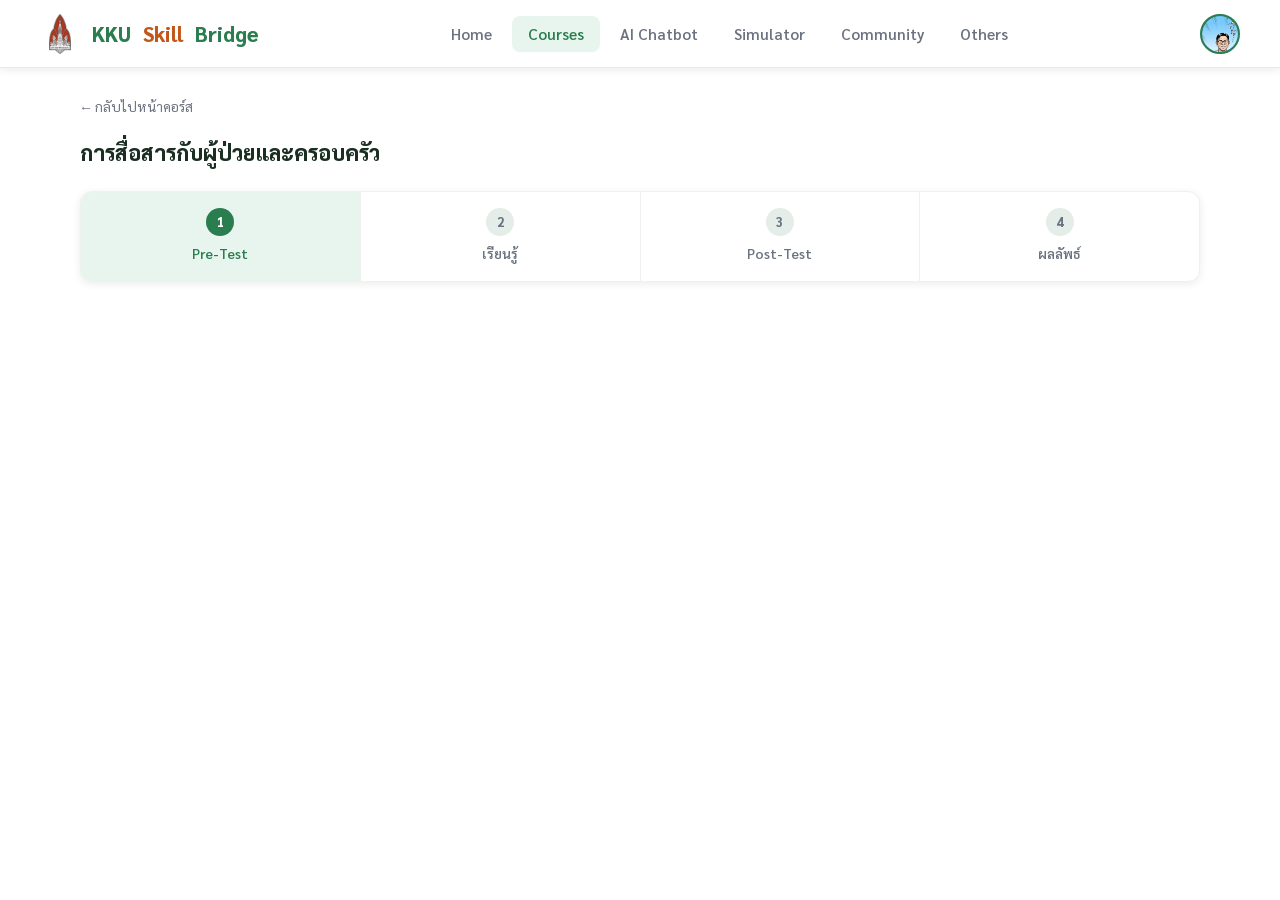
<file: course-detail.html>
<!DOCTYPE html>
<html lang="th">
<head>
  <meta charset="UTF-8" />
  <meta name="viewport" content="width=device-width, initial-scale=1.0" />
  <title>คอร์สเรียน — KKU SkillBridge</title>
  <link rel="preconnect" href="https://fonts.googleapis.com" />
  <link href="https://fonts.googleapis.com/css2?family=Sarabun:wght@400;600;700;800;900&display=swap" rel="stylesheet" />
  <link rel="stylesheet" href="css/style.css" />
  <style>
    .course-detail-layout {
      display: grid;
      grid-template-columns: 1fr 340px;
      gap: 2rem;
      padding: 2rem 2.5rem;
      max-width: 1200px;
      margin: 0 auto;
    }
    .step-bar {
      display: flex;
      align-items: center;
      gap: 0;
      margin-bottom: 2rem;
      background: white;
      border-radius: var(--radius);
      box-shadow: var(--shadow-sm);
      border: 1px solid #edf2ef;
      overflow: hidden;
    }
    .step-item {
      flex: 1;
      padding: 1rem;
      text-align: center;
      font-size: 0.85rem;
      font-weight: 600;
      color: var(--grey-text);
      border-right: 1px solid #edf2ef;
      position: relative;
      transition: var(--transition);
    }
    .step-item:last-child { border-right: none; }
    .step-item.active { background: var(--green-pale); color: var(--green); }
    .step-item.done { background: var(--green); color: white; }
    .step-num {
      width: 28px; height: 28px;
      border-radius: 50%;
      background: #e5ede9;
      color: var(--grey-text);
      font-size: 0.82rem;
      font-weight: 800;
      display: flex; align-items: center; justify-content: center;
      margin: 0 auto 0.4rem;
    }
    .step-item.active .step-num { background: var(--green); color: white; }
    .step-item.done .step-num { background: rgba(255,255,255,0.3); color: white; }

    /* Video Player */
    .video-container {
      background: #000;
      border-radius: var(--radius);
      overflow: hidden;
      aspect-ratio: 16/9;
      display: flex;
      align-items: center;
      justify-content: center;
      position: relative;
      margin-bottom: 1.5rem;
    }
    .video-placeholder {
      text-align: center; color: white;
    }
    .video-placeholder .play-btn {
      width: 72px; height: 72px;
      border-radius: 50%;
      background: rgba(255,255,255,0.15);
      border: 3px solid rgba(255,255,255,0.5);
      display: flex; align-items: center; justify-content: center;
      font-size: 1.8rem;
      margin: 0 auto 1rem;
      cursor: pointer;
      transition: var(--transition);
    }
    .video-placeholder .play-btn:hover { background: rgba(255,255,255,0.25); transform: scale(1.05); }
    .video-progress-bar {
      height: 4px; background: rgba(255,255,255,0.2);
      position: absolute; bottom: 0; left: 0; right: 0;
    }
    .video-progress-fill { height: 100%; background: var(--green); width: 0%; transition: width 0.5s; }
    .video-controls {
      position: absolute; bottom: 8px; left: 12px; right: 12px;
      display: flex; align-items: center; gap: 0.75rem;
      color: white; font-size: 0.8rem;
    }

    /* Playlist */
    .playlist { display: flex; flex-direction: column; gap: 0.6rem; }
    .playlist-item {
      display: flex; gap: 0.85rem; align-items: center;
      padding: 0.85rem;
      border-radius: 10px;
      border: 2px solid transparent;
      cursor: pointer;
      transition: var(--transition);
      background: white;
    }
    .playlist-item:hover { background: var(--green-pale); border-color: var(--green); }
    .playlist-item.active { background: var(--green-pale); border-color: var(--green); }
    .playlist-item.locked { opacity: 0.5; cursor: not-allowed; }
    .playlist-item.done { background: #f0faf4; }
    .playlist-thumb {
      width: 48px; height: 36px;
      border-radius: 6px;
      background: var(--dark);
      display: flex; align-items: center; justify-content: center;
      font-size: 1rem; flex-shrink: 0; color: white;
    }
    .playlist-info h4 { font-size: 0.88rem; font-weight: 700; margin-bottom: 0.15rem; }
    .playlist-info p { font-size: 0.78rem; color: var(--grey-text); }
    .playlist-status { margin-left: auto; font-size: 0.8rem; flex-shrink: 0; }

    /* Panel sections */
    .panel-box {
      background: white;
      border-radius: var(--radius);
      box-shadow: var(--shadow-sm);
      border: 1px solid #edf2ef;
      overflow: hidden;
    }
    .panel-box-header {
      padding: 1.2rem 1.5rem;
      border-bottom: 1px solid #edf2ef;
      font-weight: 700; font-size: 1rem;
    }
    .panel-box-body { padding: 1.5rem; }

    /* Test styles */
    .test-wrap { max-width: 680px; margin: 0 auto; }
    .test-intro { text-align: center; padding: 2rem; }
    .test-intro .big-icon { font-size: 4rem; margin-bottom: 1rem; }
    .test-intro h2 { font-size: 1.5rem; font-weight: 800; margin-bottom: 0.5rem; }
    .test-intro p { color: var(--grey-text); margin-bottom: 1.75rem; }
    .test-meta { display: flex; gap: 1.5rem; justify-content: center; margin-bottom: 1.75rem; }
    .test-meta-item { text-align: center; }
    .test-meta-item .num { font-size: 1.5rem; font-weight: 900; color: var(--green); }
    .test-meta-item .lbl { font-size: 0.8rem; color: var(--grey-text); }
    .test-q-wrap { padding: 0.5rem 0; }
    .test-q-num { font-size: 0.82rem; color: var(--grey-text); font-weight: 600; margin-bottom: 0.5rem; }
    .test-question { font-size: 1.05rem; font-weight: 700; margin-bottom: 1.25rem; line-height: 1.5; }
    .test-options { display: flex; flex-direction: column; gap: 0.65rem; }
    .test-option {
      padding: 0.9rem 1.2rem;
      border: 2px solid #e5ede9;
      border-radius: 10px;
      cursor: pointer;
      font-size: 0.92rem;
      transition: var(--transition);
      text-align: left;
      background: white;
      width: 100%;
    }
    .test-option:hover { border-color: var(--green); background: var(--green-pale); }
    .test-option.selected { border-color: var(--green); background: var(--green-pale); color: var(--green); font-weight: 600; }
    .test-option.correct { border-color: #22c55e; background: #f0fdf4; color: #16a34a; font-weight: 600; }
    .test-option.wrong { border-color: #ef4444; background: #fef2f2; color: #dc2626; font-weight: 600; }
    .test-nav { display: flex; justify-content: space-between; align-items: center; margin-top: 1.75rem; }
    .test-progress-bar { height: 6px; background: #e5ede9; border-radius: 10px; overflow: hidden; margin-bottom: 1.5rem; }
    .test-progress-fill { height: 100%; background: var(--green); border-radius: 10px; transition: width 0.4s; }
    .score-card { text-align: center; padding: 1.5rem; }
    .score-circle {
      width: 120px; height: 120px;
      border-radius: 50%;
      border: 8px solid var(--green);
      display: flex; flex-direction: column;
      align-items: center; justify-content: center;
      margin: 0 auto 1.25rem;
    }
    .score-circle .score-num { font-size: 2rem; font-weight: 900; color: var(--green); line-height: 1; }
    .score-circle .score-den { font-size: 0.85rem; color: var(--grey-text); }
    .score-card h3 { font-size: 1.2rem; font-weight: 800; margin-bottom: 0.4rem; }
    .score-card p { color: var(--grey-text); font-size: 0.9rem; margin-bottom: 1.5rem; }
    .compare-box {
      display: grid; grid-template-columns: 1fr 1fr;
      gap: 1rem; margin-top: 1.5rem; text-align: center;
    }
    .compare-item { padding: 1rem; border-radius: 12px; }
    .compare-item.pre { background: var(--orange-light); }
    .compare-item.post { background: var(--green-pale); }
    .compare-item .label { font-size: 0.8rem; font-weight: 700; margin-bottom: 0.3rem; }
    .compare-item .score { font-size: 1.8rem; font-weight: 900; }
    .compare-item.pre .score { color: var(--orange); }
    .compare-item.post .score { color: var(--green); }
    .improvement { margin-top: 0.75rem; font-size: 1.1rem; font-weight: 800; color: var(--green); }

    @media(max-width:900px) {
      .course-detail-layout { grid-template-columns: 1fr; }
    }
    @media(max-width:640px) {
      .course-detail-layout { padding: 1.25rem; }
      .step-item { padding: 0.75rem 0.4rem; font-size: 0.72rem; }
    }
  </style>
</head>
<body>

<nav class="navbar">
  <a href="index.html" class="navbar-brand">
    <img src="assets/KKU-logo.png" alt="KKU" class="logo-img" onerror="this.outerHTML='<div class=\'logo-icon\'>🌿</div>'" />
    KKU <span class="accent">Skill</span>Bridge
  </a>
  <div class="hamburger"><span></span><span></span><span></span></div>
  <ul class="nav-links">
    <li><a href="index.html">Home</a></li>
    <li><a href="courses.html" class="active">Courses</a></li>
    <li><a href="chatbot.html">AI Chatbot</a></li>
    <li><a href="simulator.html">Simulator</a></li>
    <li><a href="community.html">Community</a></li>
    <li><a href="others.html">Others</a></li>
  </ul>
  <div class="nav-right">
    <div style="position:relative">
      <button class="btn-profile" id="profileBtn">
        <img src="assets/avatar.png" alt="Profile" onerror="this.outerHTML='👤'" />
      </button>
      <div class="dropdown-menu" id="dropdownMenu">
        <a href="profile.html">👤 &nbsp;ข้อมูลบัญชี</a>
        <a href="profile.html#courses">📚 &nbsp;คอร์สของฉัน</a>
        <div class="divider"></div>
        <a href="others.html">❓ &nbsp;Help Center</a>
      </div>
    </div>
  </div>
</nav>

<!-- Step Bar -->
<div style="padding:1.5rem 2.5rem 0;max-width:1200px;margin:0 auto">
  <a href="courses.html" style="font-size:0.85rem;color:var(--grey-text);display:inline-flex;align-items:center;gap:0.4rem;margin-bottom:1rem">← กลับไปหน้าคอร์ส</a>
  <h2 id="courseTitle" style="font-size:1.35rem;font-weight:800;margin-bottom:1.25rem">การสื่อสารกับผู้ป่วยและครอบครัว</h2>
  <div class="step-bar" id="stepBar">
    <div class="step-item active" id="step1">
      <div class="step-num">1</div>Pre-Test
    </div>
    <div class="step-item" id="step2">
      <div class="step-num">2</div>เรียนรู้
    </div>
    <div class="step-item" id="step3">
      <div class="step-num">3</div>Post-Test
    </div>
    <div class="step-item" id="step4">
      <div class="step-num">4</div>ผลลัพธ์
    </div>
  </div>
</div>

<!-- ===== MAIN CONTENT ===== -->
<div id="appContent"></div>

<script src="js/main.js"></script>
<script>
// ========== Course Data ==========
const courseData = {
  title: 'การสื่อสารกับผู้ป่วยและครอบครัว',
  videos: [
    { id:1, title:'ทำไมการสื่อสารถึงสำคัญ?', duration:'18 นาที', emoji:'💬', done:false },
    { id:2, title:'Active Listening — การฟังเชิงรุก', duration:'22 นาที', emoji:'👂', done:false },
    { id:3, title:'ภาษากายในการสื่อสารทางการแพทย์', duration:'15 นาที', emoji:'🤝', done:false },
    { id:4, title:'การสื่อสารข่าวร้ายอย่างเป็นมืออาชีพ', duration:'28 นาที', emoji:'💙', done:false },
    { id:5, title:'สรุปและฝึกปฏิบัติ', duration:'20 นาที', emoji:'✅', done:false },
  ]
};

const preTestQ = [
  { q:'การฟังเชิงรุก (Active Listening) หมายความว่าอะไร?', opts:['การฟังโดยไม่ขัด','การตั้งใจฟัง เข้าใจ และตอบสนองอย่างเหมาะสม','การจดบันทึกระหว่างฟัง','การฟังแล้วสรุปให้ผู้ป่วยทราบ'], a:1 },
  { q:'ข้อใดเป็นอุปสรรคของการสื่อสารกับผู้ป่วย?', opts:['การใช้ภาษาง่าย','การสบตา','การใช้คำศัพท์ทางการแพทย์ที่ซับซ้อน','การนั่งในระดับเดียวกัน'], a:2 },
  { q:'ควรเริ่มต้นการสื่อสารกับผู้ป่วยอย่างไร?', opts:['แนะนำตัวและอธิบายบทบาทของตน','เริ่มซักประวัติทันที','ถามอาการหลักทันที','เปิดแฟ้มผู้ป่วยก่อน'], a:0 },
  { q:'การสื่อสารแบบ Non-verbal ครอบคลุมสิ่งใด?', opts:['เฉพาะภาษากาย','ท่าทาง การสบตา และน้ำเสียง','การเขียน','การพูดภาษาต่างประเทศ'], a:1 },
  { q:'เมื่อผู้ป่วยร้องไห้ ควรทำอย่างไรก่อน?', opts:['ให้ข้อมูลทางการแพทย์ทันที','บอกให้หยุดร้องไห้','หยุดพูด นั่งเงียบ และแสดงความเห็นอกเห็นใจ','เรียกพยาบาลมาช่วย'], a:2 },
];

const postTestQ = [
  { q:'หลังเรียนคอร์สนี้ Active Listening มีขั้นตอนกี่ขั้น?', opts:['2 ขั้น','3 ขั้น','4 ขั้น','5 ขั้น'], a:2 },
  { q:'SPIKES Model ใช้สำหรับอะไร?', opts:['การรับผู้ป่วยใหม่','การสื่อสารข่าวร้าย','การทำ Handover','การเขียนรายงาน'], a:1 },
  { q:'ข้อใดเป็นตัวอย่างคำถามปลายเปิดที่ดี?', opts:['"คุณปวดหัวไหม?"','"ตอนนี้รู้สึกอย่างไรบ้างครับ?"','"ทานยาครบไหม?"','"อาการดีขึ้นไหม?"'], a:1 },
  { q:'ควรนั่งในระดับใดเมื่อคุยกับผู้ป่วยบนเตียง?', opts:['ยืน','นั่งสูงกว่า','ระดับเดียวกันหรือต่ำกว่าเล็กน้อย','นั่งห่างๆ'], a:2 },
  { q:'การใช้ภาษาง่ายกับผู้ป่วยมีประโยชน์อย่างไร?', opts:['ลดเวลาสนทนา','เพิ่มความร่วมมือในการรักษา','ทำให้ดูเป็นมืออาชีพมากขึ้น','ลดภาระงานพยาบาล'], a:1 },
];

let currentStep = 1;
let preScore = 0;
let postScore = 0;
let currentQ = 0;
let answers = [];
let currentVideo = 0;
let videoDone = false;
let testMode = 'pre';

function setStep(n) {
  currentStep = n;
  [1,2,3,4].forEach(i => {
    const el = document.getElementById('step'+i);
    el.className = 'step-item' + (i < n ? ' done' : i === n ? ' active' : '');
    el.querySelector('.step-num').textContent = i < n ? '✓' : i;
  });
}

// ===== RENDER FUNCTIONS =====
function render() {
  const el = document.getElementById('appContent');
  if (currentStep === 1) el.innerHTML = renderTestIntro('pre');
  else if (currentStep === 1.5) el.innerHTML = renderTestQuiz('pre');
  else if (currentStep === 1.9) el.innerHTML = renderTestScore('pre');
  else if (currentStep === 2) el.innerHTML = renderLearn();
  else if (currentStep === 3) el.innerHTML = renderTestIntro('post');
  else if (currentStep === 3.5) el.innerHTML = renderTestQuiz('post');
  else if (currentStep === 3.9) el.innerHTML = renderTestScore('post');
  else if (currentStep === 4) el.innerHTML = renderResult();
}

function renderTestIntro(type) {
  const isPre = type === 'pre';
  return `<div style="padding:2rem 2.5rem;max-width:680px;margin:0 auto">
    <div class="test-intro panel-box">
      <div class="panel-box-body">
        <div class="big-icon">${isPre ? '📝' : '🏆'}</div>
        <h2>${isPre ? 'Pre-Test — วัดความรู้เบื้องต้น' : 'Post-Test — วัดผลหลังเรียน'}</h2>
        <p>${isPre ? 'ทดสอบความรู้เดิมก่อนเรียน เพื่อวัดพัฒนาการหลังจบคอร์ส' : 'ทดสอบความรู้หลังเรียนจบ เพื่อเปรียบเทียบกับ Pre-Test'}</p>
        <div class="test-meta">
          <div class="test-meta-item"><div class="num">5</div><div class="lbl">ข้อ</div></div>
          <div class="test-meta-item"><div class="num">~5</div><div class="lbl">นาที</div></div>
          <div class="test-meta-item"><div class="num">ฟรี</div><div class="lbl">ไม่จำกัดครั้ง</div></div>
        </div>
        ${isPre ? '<p style="font-size:0.85rem;color:var(--grey-text);background:var(--blue-light);padding:0.85rem;border-radius:8px;margin-bottom:1.5rem">💡 ไม่ต้องกังวลถ้าตอบผิด! Pre-Test ใช้สำหรับวัดพัฒนาการเท่านั้น</p>' : '<p style="font-size:0.85rem;color:var(--grey-text);background:var(--green-pale);padding:0.85rem;border-radius:8px;margin-bottom:1.5rem">🎯 คุณเรียนจบแล้ว! ลองทำ Post-Test เพื่อดูว่าพัฒนาขึ้นแค่ไหน</p>'}
        <button class="btn btn-green" style="width:100%;justify-content:center;font-size:1rem;padding:0.9rem" onclick="startTest('${type}')">เริ่มทำแบบทดสอบ →</button>
      </div>
    </div>
  </div>`;
}

function startTest(type) {
  testMode = type; currentQ = 0; answers = [];
  currentStep = type === 'pre' ? 1.5 : 3.5;
  render();
}

function renderTestQuiz(type) {
  const qs = type === 'pre' ? preTestQ : postTestQ;
  const q = qs[currentQ];
  const pct = Math.round((currentQ / qs.length) * 100);
  return `<div style="padding:2rem 2.5rem;max-width:680px;margin:0 auto">
    <div class="panel-box">
      <div class="panel-box-header">${type === 'pre' ? '📝 Pre-Test' : '🏆 Post-Test'} — ข้อ ${currentQ+1} จาก ${qs.length}</div>
      <div class="panel-box-body">
        <div class="test-progress-bar"><div class="test-progress-fill" style="width:${pct}%"></div></div>
        <div class="test-q-wrap">
          <p class="test-q-num">ข้อที่ ${currentQ+1}</p>
          <p class="test-question">${q.q}</p>
          <div class="test-options">
            ${q.opts.map((o,i) => `<button class="test-option${answers[currentQ]===i?' selected':''}" onclick="selectTestAns(${i})">${String.fromCharCode(65+i)}. ${o}</button>`).join('')}
          </div>
        </div>
        <div class="test-nav">
          <button class="btn" style="background:var(--grey-bg);color:var(--dark)" onclick="prevTestQ()" ${currentQ===0?'disabled':''}>‹ ย้อนกลับ</button>
          <button class="btn btn-green" onclick="nextTestQ('${type}')">${currentQ===qs.length-1?'ส่งคำตอบ ✓':'ถัดไป ›'}</button>
        </div>
      </div>
    </div>
  </div>`;
}

function selectTestAns(i) {
  answers[currentQ] = i;
  document.querySelectorAll('.test-option').forEach((el,idx) => el.classList.toggle('selected', idx===i));
}

function prevTestQ() {
  if (currentQ > 0) { currentQ--; render(); }
}

function nextTestQ(type) {
  if (answers[currentQ] === undefined) { alert('กรุณาเลือกคำตอบก่อน'); return; }
  const qs = type === 'pre' ? preTestQ : postTestQ;
  if (currentQ < qs.length-1) { currentQ++; render(); }
  else {
    const score = answers.filter((a,i) => a === qs[i].a).length;
    if (type === 'pre') { preScore = score; currentStep = 1.9; }
    else { postScore = score; currentStep = 3.9; }
    render();
  }
}

function renderTestScore(type) {
  const isPre = type === 'pre';
  const score = isPre ? preScore : postScore;
  const total = 5;
  const pct = Math.round((score/total)*100);
  return `<div style="padding:2rem 2.5rem;max-width:680px;margin:0 auto">
    <div class="panel-box">
      <div class="panel-box-header">${isPre ? '📝 ผล Pre-Test' : '🏆 ผล Post-Test'}</div>
      <div class="panel-box-body score-card">
        <div class="score-circle">
          <div class="score-num">${score}</div>
          <div class="score-den">จาก ${total}</div>
        </div>
        <h3>${pct>=80?'ยอดเยี่ยม! 🏆':pct>=60?'ดีมาก! 👍':'ยังมีพื้นที่พัฒนา 📚'}</h3>
        <p>${isPre ? 'นี่คือคะแนนก่อนเรียน ดูวิดีโอแล้วมาวัดอีกครั้งหลังจบ!' : `คุณพัฒนาขึ้นจาก Pre-Test ${preScore}/5 → Post-Test ${postScore}/5`}</p>
        ${isPre
          ? `<button class="btn btn-green" style="width:100%;justify-content:center;font-size:1rem;padding:0.9rem;margin-top:0.5rem" onclick="goLearn()">เริ่มเรียนเลย →</button>`
          : `<button class="btn btn-green" style="width:100%;justify-content:center;font-size:1rem;padding:0.9rem;margin-top:0.5rem" onclick="goResult()">ดูผลสรุปรวม →</button>`
        }
      </div>
    </div>
  </div>`;
}

function goLearn() { setStep(2); currentStep = 2; render(); }
function goResult() { setStep(4); currentStep = 4; render(); }

function renderLearn() {
  const v = courseData.videos[currentVideo];
  const allDone = courseData.videos.every(x => x.done);
  return `<div class="course-detail-layout">
    <div>
      <!-- Video Player -->
      <div class="video-container" id="videoBox">
        <div class="video-placeholder">
          <div class="play-btn" onclick="playVideo()" id="playBtn">▶</div>
          <div style="font-size:1.5rem;margin-bottom:0.4rem">${v.emoji}</div>
          <div style="font-size:1rem;font-weight:700">${v.title}</div>
          <div style="font-size:0.85rem;opacity:0.7;margin-top:0.3rem">⏱ ${v.duration}</div>
        </div>
        <div class="video-progress-bar"><div class="video-progress-fill" id="vidProgress"></div></div>
      </div>

      <div style="display:flex;justify-content:space-between;align-items:center;margin-bottom:1.5rem;flex-wrap:wrap;gap:0.75rem">
        <div>
          <h3 style="font-size:1.1rem;font-weight:700;margin-bottom:0.25rem">${v.title}</h3>
          <span style="font-size:0.83rem;color:var(--grey-text)">⏱ ${v.duration} &nbsp;·&nbsp; 📹 คลิปที่ ${currentVideo+1} จาก ${courseData.videos.length}</span>
        </div>
        <div style="display:flex;gap:0.5rem">
          ${currentVideo>0?`<button class="btn" style="background:var(--grey-bg);color:var(--dark);padding:0.6rem 1rem" onclick="prevVideo()">‹ ก่อนหน้า</button>`:''}
          ${currentVideo<courseData.videos.length-1
            ? `<button class="btn btn-green" style="padding:0.6rem 1rem" onclick="nextVideo()">ถัดไป ›</button>`
            : `<button class="btn btn-green" style="padding:0.6rem 1.25rem" onclick="goPostTest()" ${!allDone?'disabled title="ดูคลิปให้ครบก่อน"':''}>ไปทำ Post-Test →</button>`}
        </div>
      </div>

      <!-- Course Notes -->
      <div class="panel-box">
        <div class="panel-box-header">📌 สรุปประเด็นสำคัญ</div>
        <div class="panel-box-body">
          <ul style="display:flex;flex-direction:column;gap:0.6rem;padding-left:1.25rem;list-style:disc;font-size:0.9rem;color:var(--grey-text)">
            <li>การสื่อสารที่ดีช่วยเพิ่ม Patient Compliance ได้ถึง 40%</li>
            <li>Active Listening = ฟัง + เข้าใจ + ตอบสนองอย่างเหมาะสม</li>
            <li>ภาษากายคิดเป็น 55% ของการสื่อสารทั้งหมด</li>
            <li>ใช้คำถามปลายเปิดเพื่อให้ผู้ป่วยเล่าความรู้สึก</li>
            <li>SPIKES Model สำหรับการสื่อสารข่าวร้าย</li>
          </ul>
        </div>
      </div>
    </div>

    <!-- Sidebar Playlist -->
    <div>
      <div class="panel-box" style="margin-bottom:1.25rem">
        <div class="panel-box-header">📋 รายการคลิป</div>
        <div class="panel-box-body" style="padding:0.75rem">
          <div class="playlist">
            ${courseData.videos.map((vid,i) => `
              <div class="playlist-item${i===currentVideo?' active':''}${vid.done?' done':''}" onclick="selectVideo(${i})">
                <div class="playlist-thumb">${vid.done?'✅':i===currentVideo?'▶':vid.emoji}</div>
                <div class="playlist-info">
                  <h4>${vid.title}</h4>
                  <p>⏱ ${vid.duration}</p>
                </div>
                <div class="playlist-status">${vid.done?'<span style="color:var(--green)">✓</span>':i===currentVideo?'<span style="color:var(--orange)">▶</span>':''}</div>
              </div>`).join('')}
          </div>
        </div>
      </div>

      <div class="panel-box">
        <div class="panel-box-header">📊 ความคืบหน้า</div>
        <div class="panel-box-body">
          <div style="margin-bottom:0.75rem">
            <div style="display:flex;justify-content:space-between;font-size:0.85rem;margin-bottom:0.4rem">
              <span>คลิปที่ดูแล้ว</span>
              <span style="font-weight:700">${courseData.videos.filter(v=>v.done).length} / ${courseData.videos.length}</span>
            </div>
            <div style="height:8px;background:#e5ede9;border-radius:10px;overflow:hidden">
              <div style="height:100%;width:${Math.round(courseData.videos.filter(v=>v.done).length/courseData.videos.length*100)}%;background:var(--green);border-radius:10px;transition:width 0.4s"></div>
            </div>
          </div>
          <div style="font-size:0.85rem;color:var(--grey-text)">Pre-Test: <strong style="color:var(--orange)">${preScore}/5 คะแนน</strong></div>
          <div style="font-size:0.82rem;color:var(--grey-text);margin-top:0.3rem">ดูครบทุกคลิปแล้วทำ Post-Test ได้เลยครับ</div>
        </div>
      </div>
    </div>
  </div>`;
}

function playVideo() {
  const btn = document.getElementById('playBtn');
  const prog = document.getElementById('vidProgress');
  if (!btn) return;
  btn.textContent = '⏸';
  btn.onclick = () => { btn.textContent = '▶'; btn.onclick = () => playVideo(); };
  let w = 0;
  const iv = setInterval(() => {
    w += 2;
    if (prog) prog.style.width = w + '%';
    if (w >= 100) {
      clearInterval(iv);
      courseData.videos[currentVideo].done = true;
      if (btn) btn.textContent = '↺';
      render();
    }
  }, 80);
}

function selectVideo(i) { currentVideo = i; videoDone = false; render(); }
function prevVideo() { if(currentVideo>0){ currentVideo--; render(); } }
function nextVideo() { if(currentVideo<courseData.videos.length-1){ currentVideo++; render(); } }
function goPostTest() { setStep(3); currentStep = 3; render(); }

function renderResult() {
  const improved = postScore - preScore;
  return `<div style="padding:2rem 2.5rem;max-width:680px;margin:0 auto">
    <div class="panel-box">
      <div class="panel-box-header">🎉 สรุปผลการเรียน</div>
      <div class="panel-box-body score-card">
        <div style="font-size:4rem;margin-bottom:0.75rem">${improved>0?'🚀':improved===0?'✅':'📚'}</div>
        <h3>${improved>0?'ยอดเยี่ยม! คุณพัฒนาขึ้นมาก!':improved===0?'ดีมาก! คุณรักษาระดับได้!':'ลองทบทวนและเรียนใหม่อีกครั้งนะครับ'}</h3>
        <p>เปรียบเทียบคะแนนก่อนและหลังเรียนคอร์สนี้</p>
        <div class="compare-box">
          <div class="compare-item pre">
            <div class="label">📝 Pre-Test</div>
            <div class="score">${preScore}/5</div>
            <div style="font-size:0.8rem;color:var(--orange)">${Math.round(preScore/5*100)}%</div>
          </div>
          <div class="compare-item post">
            <div class="label">🏆 Post-Test</div>
            <div class="score">${postScore}/5</div>
            <div style="font-size:0.8rem;color:var(--green)">${Math.round(postScore/5*100)}%</div>
          </div>
        </div>
        <div class="improvement">${improved>0?`↑ พัฒนาขึ้น +${improved} คะแนน`:improved===0?'→ คงที่':'↓ ลองทบทวนอีกครั้ง'}</div>
        <div style="display:flex;gap:0.75rem;flex-wrap:wrap;justify-content:center;margin-top:1.75rem">
          <a href="courses.html" class="btn btn-green">📚 เรียนคอร์สถัดไป</a>
          <a href="chatbot.html" class="btn" style="background:var(--blue-light);color:#1a86aa">🤖 ฝึกต่อกับ AI</a>
          <button class="btn" style="background:var(--grey-bg);color:var(--dark)" onclick="restartCourse()">↺ เรียนใหม่</button>
        </div>
      </div>
    </div>
  </div>`;
}

function restartCourse() {
  courseData.videos.forEach(v => v.done = false);
  currentVideo = 0; preScore = 0; postScore = 0;
  currentQ = 0; answers = [];
  setStep(1); currentStep = 1; render();
}

// Get course from URL param
const params = new URLSearchParams(window.location.search);
const courseId = params.get('course') || '1';
const courseTitles = {
  '1': 'การสื่อสารกับผู้ป่วยและครอบครัว',
  '2': 'Active Listening — การฟังเชิงรุก',
  '3': 'การทำงานเป็นทีมสหวิชาชีพ',
  '4': 'การคิดเชิงวิเคราะห์ในสายสุขภาพ',
  '5': 'Empathy in Healthcare',
  '6': 'Mindfulness สำหรับบุคลากรการแพทย์',
};
document.getElementById('courseTitle').textContent = courseTitles[courseId] || courseData.title;

window.selectTestAns = selectTestAns;
window.nextTestQ = nextTestQ;
window.prevTestQ = prevTestQ;
window.startTest = startTest;
window.goLearn = goLearn;
window.goResult = goResult;
window.goPostTest = goPostTest;
window.playVideo = playVideo;
window.selectVideo = selectVideo;
window.prevVideo = prevVideo;
window.nextVideo = nextVideo;
window.restartCourse = restartCourse;

render();
</script>
</body>
</html>
</file>
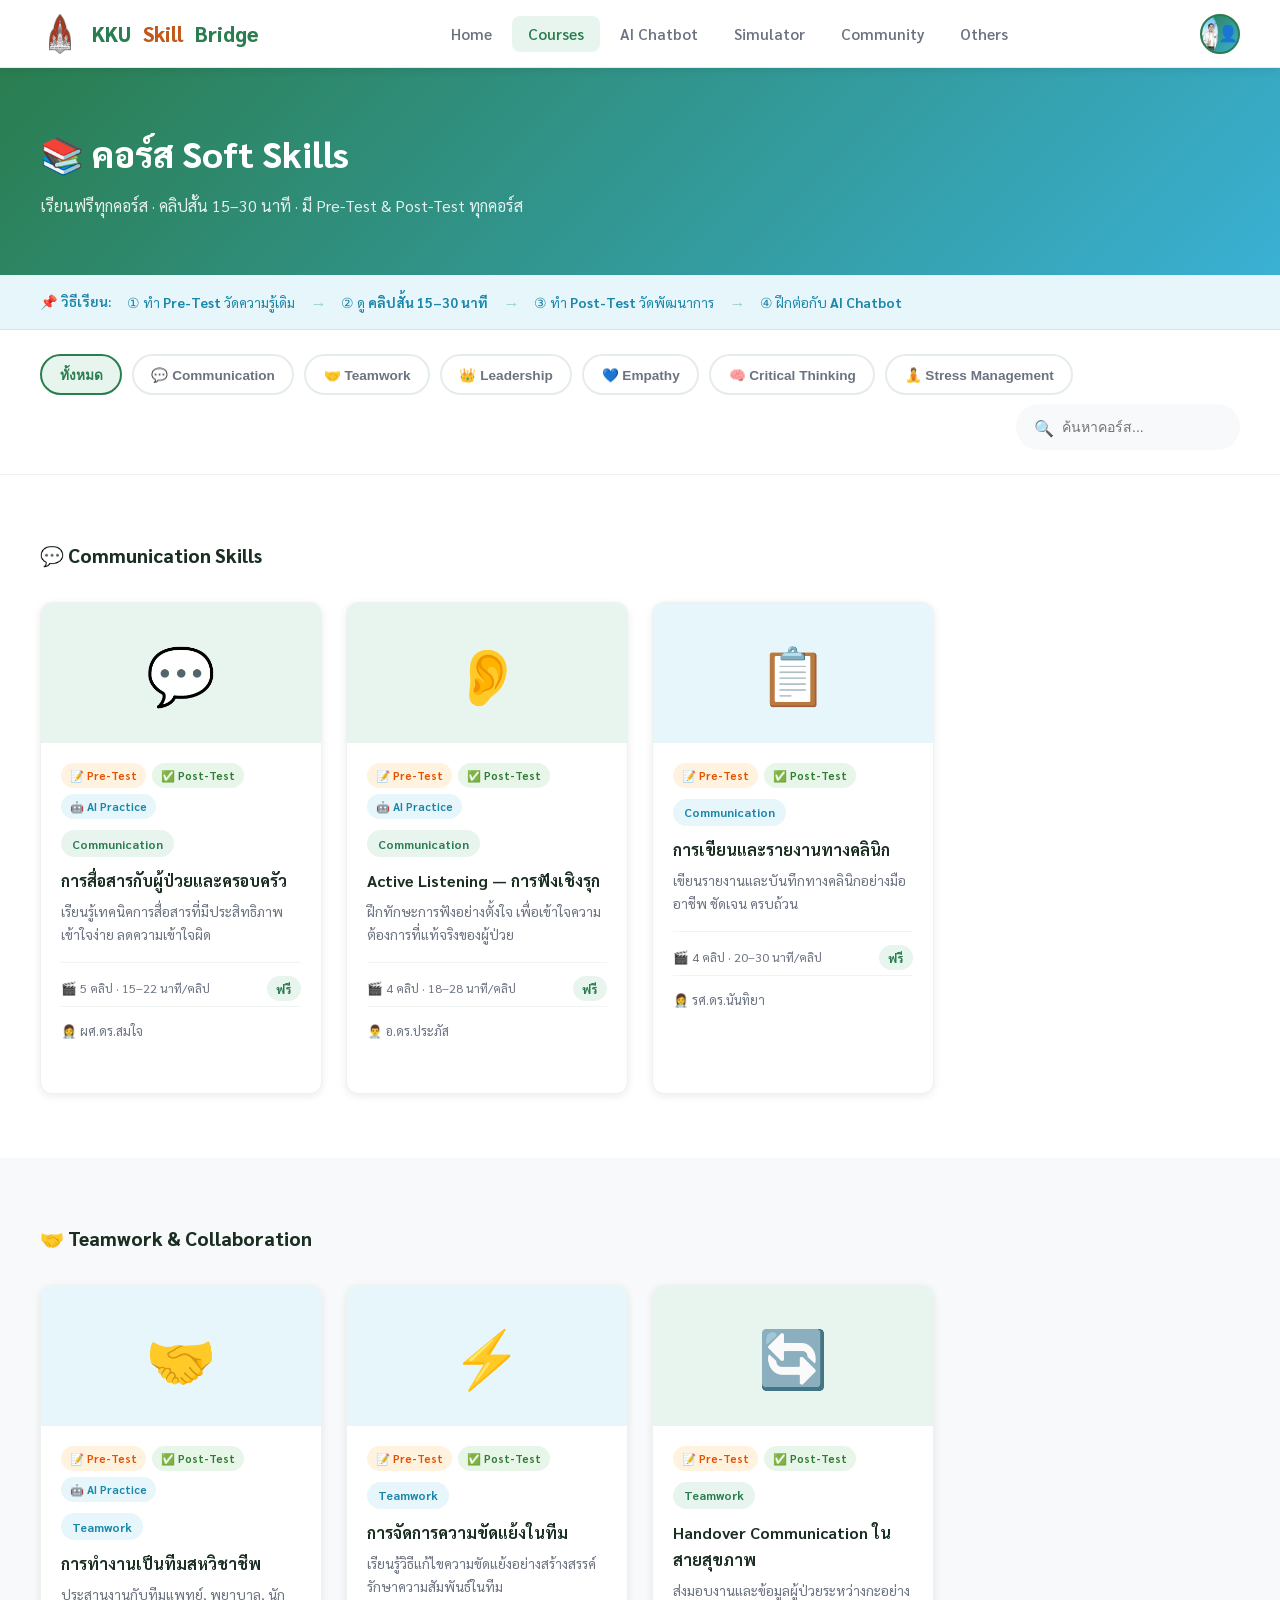
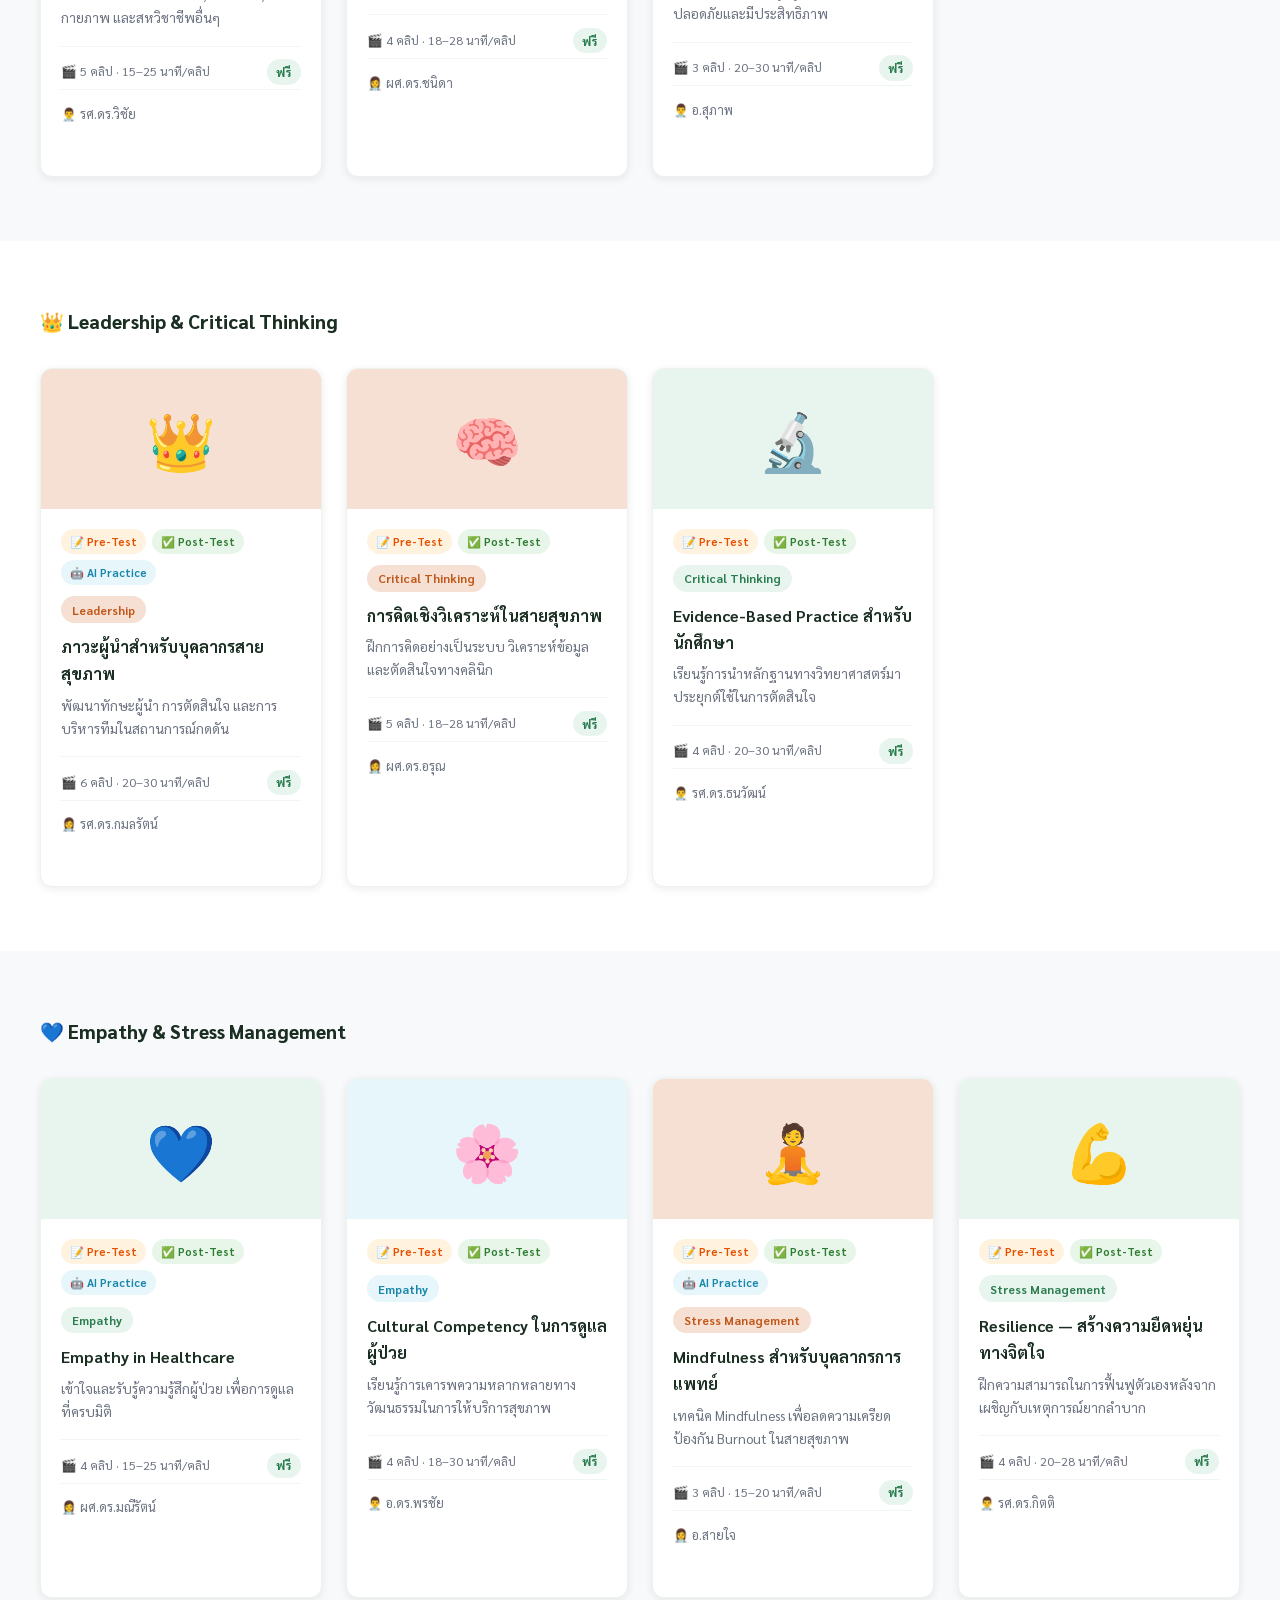
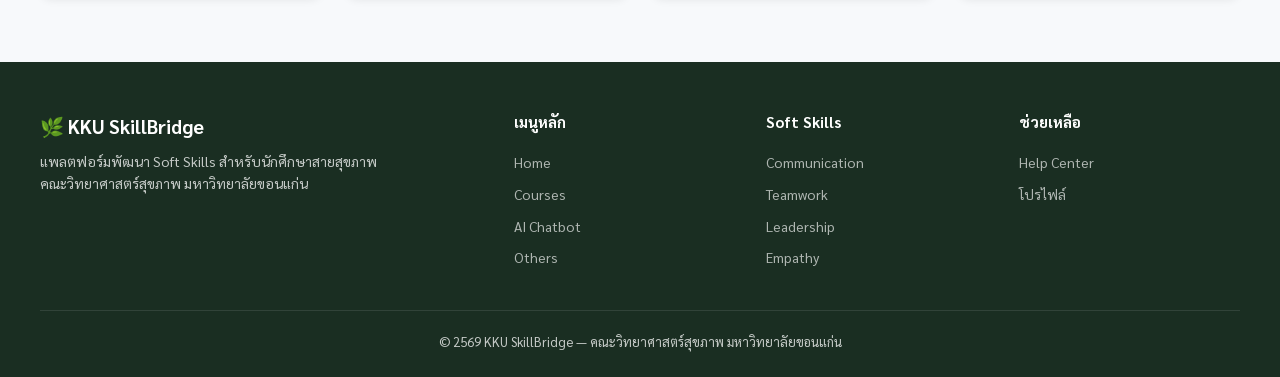
<file: courses.html>
<!DOCTYPE html>
<html lang="th">
<head>
  <meta charset="UTF-8" />
  <meta name="viewport" content="width=device-width, initial-scale=1.0" />
  <title>Courses — KKU SkillBridge</title>
  <link rel="preconnect" href="https://fonts.googleapis.com" />
  <link href="https://fonts.googleapis.com/css2?family=Sarabun:wght@400;600;700;800;900&display=swap" rel="stylesheet" />
  <link rel="stylesheet" href="css/style.css" />
  <style>
    .test-badges {
      display: flex; gap: 0.4rem; margin-bottom: 0.6rem; flex-wrap: wrap;
    }
    .badge-test {
      font-size: 0.7rem; font-weight: 700;
      padding: 0.18rem 0.55rem;
      border-radius: 100px;
    }
    .badge-pre  { background: #fff3e0; color: #e65100; }
    .badge-post { background: #e8f5e9; color: #2e7d32; }
    .badge-ai   { background: var(--blue-light); color: #1a86aa; }
    .clip-count {
      font-size: 0.78rem; color: var(--grey-text);
      display: flex; align-items: center; gap: 0.3rem;
    }
    .course-card { cursor: pointer; }
    .course-card:hover .go-btn { opacity: 1; }
    .go-btn {
      display: inline-flex; align-items: center; gap: 0.4rem;
      font-size: 0.82rem; font-weight: 700; color: var(--green);
      opacity: 0; transition: var(--transition);
      margin-top: 0.5rem;
    }
  </style>
</head>
<body>

<nav class="navbar">
  <a href="index.html" class="navbar-brand">
    <img src="assets/KKU-logo.png" alt="KKU" class="logo-img" onerror="this.outerHTML='<div class=\'logo-icon\'>🌿</div>'" />
    KKU <span class="accent">Skill</span>Bridge
  </a>
  <div class="hamburger"><span></span><span></span><span></span></div>
  <ul class="nav-links">
    <li><a href="index.html">Home</a></li>
    <li><a href="courses.html" class="active">Courses</a></li>
    <li><a href="chatbot.html">AI Chatbot</a></li>
    <li><a href="simulator.html">Simulator</a></li>
    <li><a href="community.html">Community</a></li>
    <li><a href="others.html">Others</a></li>
  </ul>
  <div class="nav-right">
    <div style="position:relative">
      <button class="btn-profile" id="profileBtn">
        <img src="assets/avatar.png" alt="Profile" onerror="this.outerHTML='👤'" />👤</button>
      <div class="dropdown-menu" id="dropdownMenu">
        <a href="profile.html">👤 &nbsp;ข้อมูลบัญชี</a>
        <a href="profile.html#courses">📚 &nbsp;คอร์สของฉัน</a>
        <a href="profile.html#analysis">📊 &nbsp;AI Analysis</a>
        <div class="divider"></div>
        <a href="others.html">❓ &nbsp;Help Center</a>
      </div>
    </div>
  </div>
</nav>

<div class="page-hero">
  <h1>📚 คอร์ส Soft Skills</h1>
  <p>เรียนฟรีทุกคอร์ส · คลิปสั้น 15–30 นาที · มี Pre-Test & Post-Test ทุกคอร์ส</p>
</div>

<!-- Info banner -->
<div style="background:var(--blue-light);border-bottom:1px solid #c8e8f5;padding:0.85rem 2.5rem;display:flex;align-items:center;gap:1rem;flex-wrap:wrap">
  <span style="font-size:0.88rem;color:#1a86aa;font-weight:600">📌 วิธีเรียน:</span>
  <span style="font-size:0.85rem;color:#1a86aa">① ทำ <strong>Pre-Test</strong> วัดความรู้เดิม</span>
  <span style="font-size:1rem;color:#9cc">→</span>
  <span style="font-size:0.85rem;color:#1a86aa">② ดู <strong>คลิปสั้น 15–30 นาที</strong></span>
  <span style="font-size:1rem;color:#9cc">→</span>
  <span style="font-size:0.85rem;color:#1a86aa">③ ทำ <strong>Post-Test</strong> วัดพัฒนาการ</span>
  <span style="font-size:1rem;color:#9cc">→</span>
  <span style="font-size:0.85rem;color:#1a86aa">④ ฝึกต่อกับ <strong>AI Chatbot</strong></span>
</div>

<div class="filters-bar">
  <button class="filter-chip active" data-filter="all">ทั้งหมด</button>
  <button class="filter-chip" data-filter="communication">💬 Communication</button>
  <button class="filter-chip" data-filter="teamwork">🤝 Teamwork</button>
  <button class="filter-chip" data-filter="leadership">👑 Leadership</button>
  <button class="filter-chip" data-filter="empathy">💙 Empathy</button>
  <button class="filter-chip" data-filter="critical">🧠 Critical Thinking</button>
  <button class="filter-chip" data-filter="stress">🧘 Stress Management</button>
  <div class="search-bar">
    <span>🔍</span>
    <input type="text" placeholder="ค้นหาคอร์ส..." />
  </div>
</div>

<!-- ===== Communication ===== -->
<section class="section">
  <div class="section-header" style="margin-bottom:1.5rem">
    <div><div class="section-title" style="font-size:1.2rem">💬 Communication Skills</div></div>
  </div>
  <div class="courses-grid">

    <div class="course-card" data-category="communication" onclick="location.href='course-detail.html?course=1'">
      <div class="course-thumb">💬</div>
      <div class="course-body">
        <div class="test-badges">
          <span class="badge-test badge-pre">📝 Pre-Test</span>
          <span class="badge-test badge-post">✅ Post-Test</span>
          <span class="badge-test badge-ai">🤖 AI Practice</span>
        </div>
        <span class="course-tag">Communication</span>
        <h3>การสื่อสารกับผู้ป่วยและครอบครัว</h3>
        <p>เรียนรู้เทคนิคการสื่อสารที่มีประสิทธิภาพ เข้าใจง่าย ลดความเข้าใจผิด</p>
        <div class="course-meta">
          <span class="clip-count">🎬 5 คลิป · 15–22 นาที/คลิป</span>
          <span class="badge-free">ฟรี</span>
        </div>
        <div class="course-meta" style="margin-top:0.3rem">
          <span>👩‍⚕️ ผศ.ดร.สมใจ</span>
        </div>
        <div class="go-btn">เริ่มเรียน →</div>
      </div>
    </div>

    <div class="course-card" data-category="communication" onclick="location.href='course-detail.html?course=2'">
      <div class="course-thumb">👂</div>
      <div class="course-body">
        <div class="test-badges">
          <span class="badge-test badge-pre">📝 Pre-Test</span>
          <span class="badge-test badge-post">✅ Post-Test</span>
          <span class="badge-test badge-ai">🤖 AI Practice</span>
        </div>
        <span class="course-tag">Communication</span>
        <h3>Active Listening — การฟังเชิงรุก</h3>
        <p>ฝึกทักษะการฟังอย่างตั้งใจ เพื่อเข้าใจความต้องการที่แท้จริงของผู้ป่วย</p>
        <div class="course-meta">
          <span class="clip-count">🎬 4 คลิป · 18–28 นาที/คลิป</span>
          <span class="badge-free">ฟรี</span>
        </div>
        <div class="course-meta" style="margin-top:0.3rem">
          <span>👨‍⚕️ อ.ดร.ประภัส</span>
        </div>
        <div class="go-btn">เริ่มเรียน →</div>
      </div>
    </div>

    <div class="course-card" data-category="communication" onclick="location.href='course-detail.html?course=3'">
      <div class="course-thumb blue">📋</div>
      <div class="course-body">
        <div class="test-badges">
          <span class="badge-test badge-pre">📝 Pre-Test</span>
          <span class="badge-test badge-post">✅ Post-Test</span>
        </div>
        <span class="course-tag blue">Communication</span>
        <h3>การเขียนและรายงานทางคลินิก</h3>
        <p>เขียนรายงานและบันทึกทางคลินิกอย่างมืออาชีพ ชัดเจน ครบถ้วน</p>
        <div class="course-meta">
          <span class="clip-count">🎬 4 คลิป · 20–30 นาที/คลิป</span>
          <span class="badge-free">ฟรี</span>
        </div>
        <div class="course-meta" style="margin-top:0.3rem">
          <span>👩‍⚕️ รศ.ดร.นันทิยา</span>
        </div>
        <div class="go-btn">เริ่มเรียน →</div>
      </div>
    </div>

  </div>
</section>

<!-- ===== Teamwork ===== -->
<section class="section section-alt">
  <div class="section-header" style="margin-bottom:1.5rem">
    <div><div class="section-title" style="font-size:1.2rem">🤝 Teamwork & Collaboration</div></div>
  </div>
  <div class="courses-grid">

    <div class="course-card" data-category="teamwork" onclick="location.href='course-detail.html?course=3'">
      <div class="course-thumb blue">🤝</div>
      <div class="course-body">
        <div class="test-badges">
          <span class="badge-test badge-pre">📝 Pre-Test</span>
          <span class="badge-test badge-post">✅ Post-Test</span>
          <span class="badge-test badge-ai">🤖 AI Practice</span>
        </div>
        <span class="course-tag blue">Teamwork</span>
        <h3>การทำงานเป็นทีมสหวิชาชีพ</h3>
        <p>ประสานงานกับทีมแพทย์, พยาบาล, นักกายภาพ และสหวิชาชีพอื่นๆ</p>
        <div class="course-meta">
          <span class="clip-count">🎬 5 คลิป · 15–25 นาที/คลิป</span>
          <span class="badge-free">ฟรี</span>
        </div>
        <div class="course-meta" style="margin-top:0.3rem">
          <span>👨‍⚕️ รศ.ดร.วิชัย</span>
        </div>
        <div class="go-btn">เริ่มเรียน →</div>
      </div>
    </div>

    <div class="course-card" data-category="teamwork" onclick="location.href='course-detail.html?course=4'">
      <div class="course-thumb blue">⚡</div>
      <div class="course-body">
        <div class="test-badges">
          <span class="badge-test badge-pre">📝 Pre-Test</span>
          <span class="badge-test badge-post">✅ Post-Test</span>
        </div>
        <span class="course-tag blue">Teamwork</span>
        <h3>การจัดการความขัดแย้งในทีม</h3>
        <p>เรียนรู้วิธีแก้ไขความขัดแย้งอย่างสร้างสรรค์ รักษาความสัมพันธ์ในทีม</p>
        <div class="course-meta">
          <span class="clip-count">🎬 4 คลิป · 18–28 นาที/คลิป</span>
          <span class="badge-free">ฟรี</span>
        </div>
        <div class="course-meta" style="margin-top:0.3rem">
          <span>👩‍⚕️ ผศ.ดร.ชนิดา</span>
        </div>
        <div class="go-btn">เริ่มเรียน →</div>
      </div>
    </div>

    <div class="course-card" data-category="teamwork" onclick="location.href='course-detail.html?course=5'">
      <div class="course-thumb">🔄</div>
      <div class="course-body">
        <div class="test-badges">
          <span class="badge-test badge-pre">📝 Pre-Test</span>
          <span class="badge-test badge-post">✅ Post-Test</span>
        </div>
        <span class="course-tag">Teamwork</span>
        <h3>Handover Communication ในสายสุขภาพ</h3>
        <p>ส่งมอบงานและข้อมูลผู้ป่วยระหว่างกะอย่างปลอดภัยและมีประสิทธิภาพ</p>
        <div class="course-meta">
          <span class="clip-count">🎬 3 คลิป · 20–30 นาที/คลิป</span>
          <span class="badge-free">ฟรี</span>
        </div>
        <div class="course-meta" style="margin-top:0.3rem">
          <span>👨‍⚕️ อ.สุภาพ</span>
        </div>
        <div class="go-btn">เริ่มเรียน →</div>
      </div>
    </div>

  </div>
</section>

<!-- ===== Leadership & Critical ===== -->
<section class="section">
  <div class="section-header" style="margin-bottom:1.5rem">
    <div><div class="section-title" style="font-size:1.2rem">👑 Leadership & Critical Thinking</div></div>
  </div>
  <div class="courses-grid">

    <div class="course-card" data-category="leadership" onclick="location.href='course-detail.html?course=4'">
      <div class="course-thumb orange">👑</div>
      <div class="course-body">
        <div class="test-badges">
          <span class="badge-test badge-pre">📝 Pre-Test</span>
          <span class="badge-test badge-post">✅ Post-Test</span>
          <span class="badge-test badge-ai">🤖 AI Practice</span>
        </div>
        <span class="course-tag orange">Leadership</span>
        <h3>ภาวะผู้นำสำหรับบุคลากรสายสุขภาพ</h3>
        <p>พัฒนาทักษะผู้นำ การตัดสินใจ และการบริหารทีมในสถานการณ์กดดัน</p>
        <div class="course-meta">
          <span class="clip-count">🎬 6 คลิป · 20–30 นาที/คลิป</span>
          <span class="badge-free">ฟรี</span>
        </div>
        <div class="course-meta" style="margin-top:0.3rem">
          <span>👩‍⚕️ รศ.ดร.กมลรัตน์</span>
        </div>
        <div class="go-btn">เริ่มเรียน →</div>
      </div>
    </div>

    <div class="course-card" data-category="critical" onclick="location.href='course-detail.html?course=4'">
      <div class="course-thumb orange">🧠</div>
      <div class="course-body">
        <div class="test-badges">
          <span class="badge-test badge-pre">📝 Pre-Test</span>
          <span class="badge-test badge-post">✅ Post-Test</span>
        </div>
        <span class="course-tag orange">Critical Thinking</span>
        <h3>การคิดเชิงวิเคราะห์ในสายสุขภาพ</h3>
        <p>ฝึกการคิดอย่างเป็นระบบ วิเคราะห์ข้อมูลและตัดสินใจทางคลินิก</p>
        <div class="course-meta">
          <span class="clip-count">🎬 5 คลิป · 18–28 นาที/คลิป</span>
          <span class="badge-free">ฟรี</span>
        </div>
        <div class="course-meta" style="margin-top:0.3rem">
          <span>👩‍⚕️ ผศ.ดร.อรุณ</span>
        </div>
        <div class="go-btn">เริ่มเรียน →</div>
      </div>
    </div>

    <div class="course-card" data-category="critical" onclick="location.href='course-detail.html?course=5'">
      <div class="course-thumb">🔬</div>
      <div class="course-body">
        <div class="test-badges">
          <span class="badge-test badge-pre">📝 Pre-Test</span>
          <span class="badge-test badge-post">✅ Post-Test</span>
        </div>
        <span class="course-tag">Critical Thinking</span>
        <h3>Evidence-Based Practice สำหรับนักศึกษา</h3>
        <p>เรียนรู้การนำหลักฐานทางวิทยาศาสตร์มาประยุกต์ใช้ในการตัดสินใจ</p>
        <div class="course-meta">
          <span class="clip-count">🎬 4 คลิป · 20–30 นาที/คลิป</span>
          <span class="badge-free">ฟรี</span>
        </div>
        <div class="course-meta" style="margin-top:0.3rem">
          <span>👨‍⚕️ รศ.ดร.ธนวัฒน์</span>
        </div>
        <div class="go-btn">เริ่มเรียน →</div>
      </div>
    </div>

  </div>
</section>

<!-- ===== Empathy & Stress ===== -->
<section class="section section-alt">
  <div class="section-header" style="margin-bottom:1.5rem">
    <div><div class="section-title" style="font-size:1.2rem">💙 Empathy & Stress Management</div></div>
  </div>
  <div class="courses-grid">

    <div class="course-card" data-category="empathy" onclick="location.href='course-detail.html?course=5'">
      <div class="course-thumb">💙</div>
      <div class="course-body">
        <div class="test-badges">
          <span class="badge-test badge-pre">📝 Pre-Test</span>
          <span class="badge-test badge-post">✅ Post-Test</span>
          <span class="badge-test badge-ai">🤖 AI Practice</span>
        </div>
        <span class="course-tag">Empathy</span>
        <h3>Empathy in Healthcare</h3>
        <p>เข้าใจและรับรู้ความรู้สึกผู้ป่วย เพื่อการดูแลที่ครบมิติ</p>
        <div class="course-meta">
          <span class="clip-count">🎬 4 คลิป · 15–25 นาที/คลิป</span>
          <span class="badge-free">ฟรี</span>
        </div>
        <div class="course-meta" style="margin-top:0.3rem">
          <span>👩‍⚕️ ผศ.ดร.มณีรัตน์</span>
        </div>
        <div class="go-btn">เริ่มเรียน →</div>
      </div>
    </div>

    <div class="course-card" data-category="empathy" onclick="location.href='course-detail.html?course=6'">
      <div class="course-thumb blue">🌸</div>
      <div class="course-body">
        <div class="test-badges">
          <span class="badge-test badge-pre">📝 Pre-Test</span>
          <span class="badge-test badge-post">✅ Post-Test</span>
        </div>
        <span class="course-tag blue">Empathy</span>
        <h3>Cultural Competency ในการดูแลผู้ป่วย</h3>
        <p>เรียนรู้การเคารพความหลากหลายทางวัฒนธรรมในการให้บริการสุขภาพ</p>
        <div class="course-meta">
          <span class="clip-count">🎬 4 คลิป · 18–30 นาที/คลิป</span>
          <span class="badge-free">ฟรี</span>
        </div>
        <div class="course-meta" style="margin-top:0.3rem">
          <span>👨‍⚕️ อ.ดร.พรชัย</span>
        </div>
        <div class="go-btn">เริ่มเรียน →</div>
      </div>
    </div>

    <div class="course-card" data-category="stress" onclick="location.href='course-detail.html?course=6'">
      <div class="course-thumb orange">🧘</div>
      <div class="course-body">
        <div class="test-badges">
          <span class="badge-test badge-pre">📝 Pre-Test</span>
          <span class="badge-test badge-post">✅ Post-Test</span>
          <span class="badge-test badge-ai">🤖 AI Practice</span>
        </div>
        <span class="course-tag orange">Stress Management</span>
        <h3>Mindfulness สำหรับบุคลากรการแพทย์</h3>
        <p>เทคนิค Mindfulness เพื่อลดความเครียด ป้องกัน Burnout ในสายสุขภาพ</p>
        <div class="course-meta">
          <span class="clip-count">🎬 3 คลิป · 15–20 นาที/คลิป</span>
          <span class="badge-free">ฟรี</span>
        </div>
        <div class="course-meta" style="margin-top:0.3rem">
          <span>👩‍⚕️ อ.สายใจ</span>
        </div>
        <div class="go-btn">เริ่มเรียน →</div>
      </div>
    </div>

    <div class="course-card" data-category="stress" onclick="location.href='course-detail.html?course=6'">
      <div class="course-thumb">💪</div>
      <div class="course-body">
        <div class="test-badges">
          <span class="badge-test badge-pre">📝 Pre-Test</span>
          <span class="badge-test badge-post">✅ Post-Test</span>
        </div>
        <span class="course-tag">Stress Management</span>
        <h3>Resilience — สร้างความยืดหยุ่นทางจิตใจ</h3>
        <p>ฝึกความสามารถในการฟื้นฟูตัวเองหลังจากเผชิญกับเหตุการณ์ยากลำบาก</p>
        <div class="course-meta">
          <span class="clip-count">🎬 4 คลิป · 20–28 นาที/คลิป</span>
          <span class="badge-free">ฟรี</span>
        </div>
        <div class="course-meta" style="margin-top:0.3rem">
          <span>👨‍⚕️ รศ.ดร.กิตติ</span>
        </div>
        <div class="go-btn">เริ่มเรียน →</div>
      </div>
    </div>

  </div>
</section>

<footer>
  <div class="footer-grid">
    <div class="footer-brand">
      <h2>🌿 KKU SkillBridge</h2>
      <p>แพลตฟอร์มพัฒนา Soft Skills สำหรับนักศึกษาสายสุขภาพ<br/>คณะวิทยาศาสตร์สุขภาพ มหาวิทยาลัยขอนแก่น</p>
    </div>
    <div class="footer-col"><h4>เมนูหลัก</h4><a href="index.html">Home</a><a href="courses.html">Courses</a><a href="chatbot.html">AI Chatbot</a><a href="others.html">Others</a></div>
    <div class="footer-col"><h4>Soft Skills</h4><a href="#">Communication</a><a href="#">Teamwork</a><a href="#">Leadership</a><a href="#">Empathy</a></div>
    <div class="footer-col"><h4>ช่วยเหลือ</h4><a href="others.html">Help Center</a><a href="profile.html">โปรไฟล์</a></div>
  </div>
  <div class="footer-bottom">© 2569 KKU SkillBridge — คณะวิทยาศาสตร์สุขภาพ มหาวิทยาลัยขอนแก่น</div>
</footer>

<script src="js/main.js"></script>
</body>
</html>
</file>
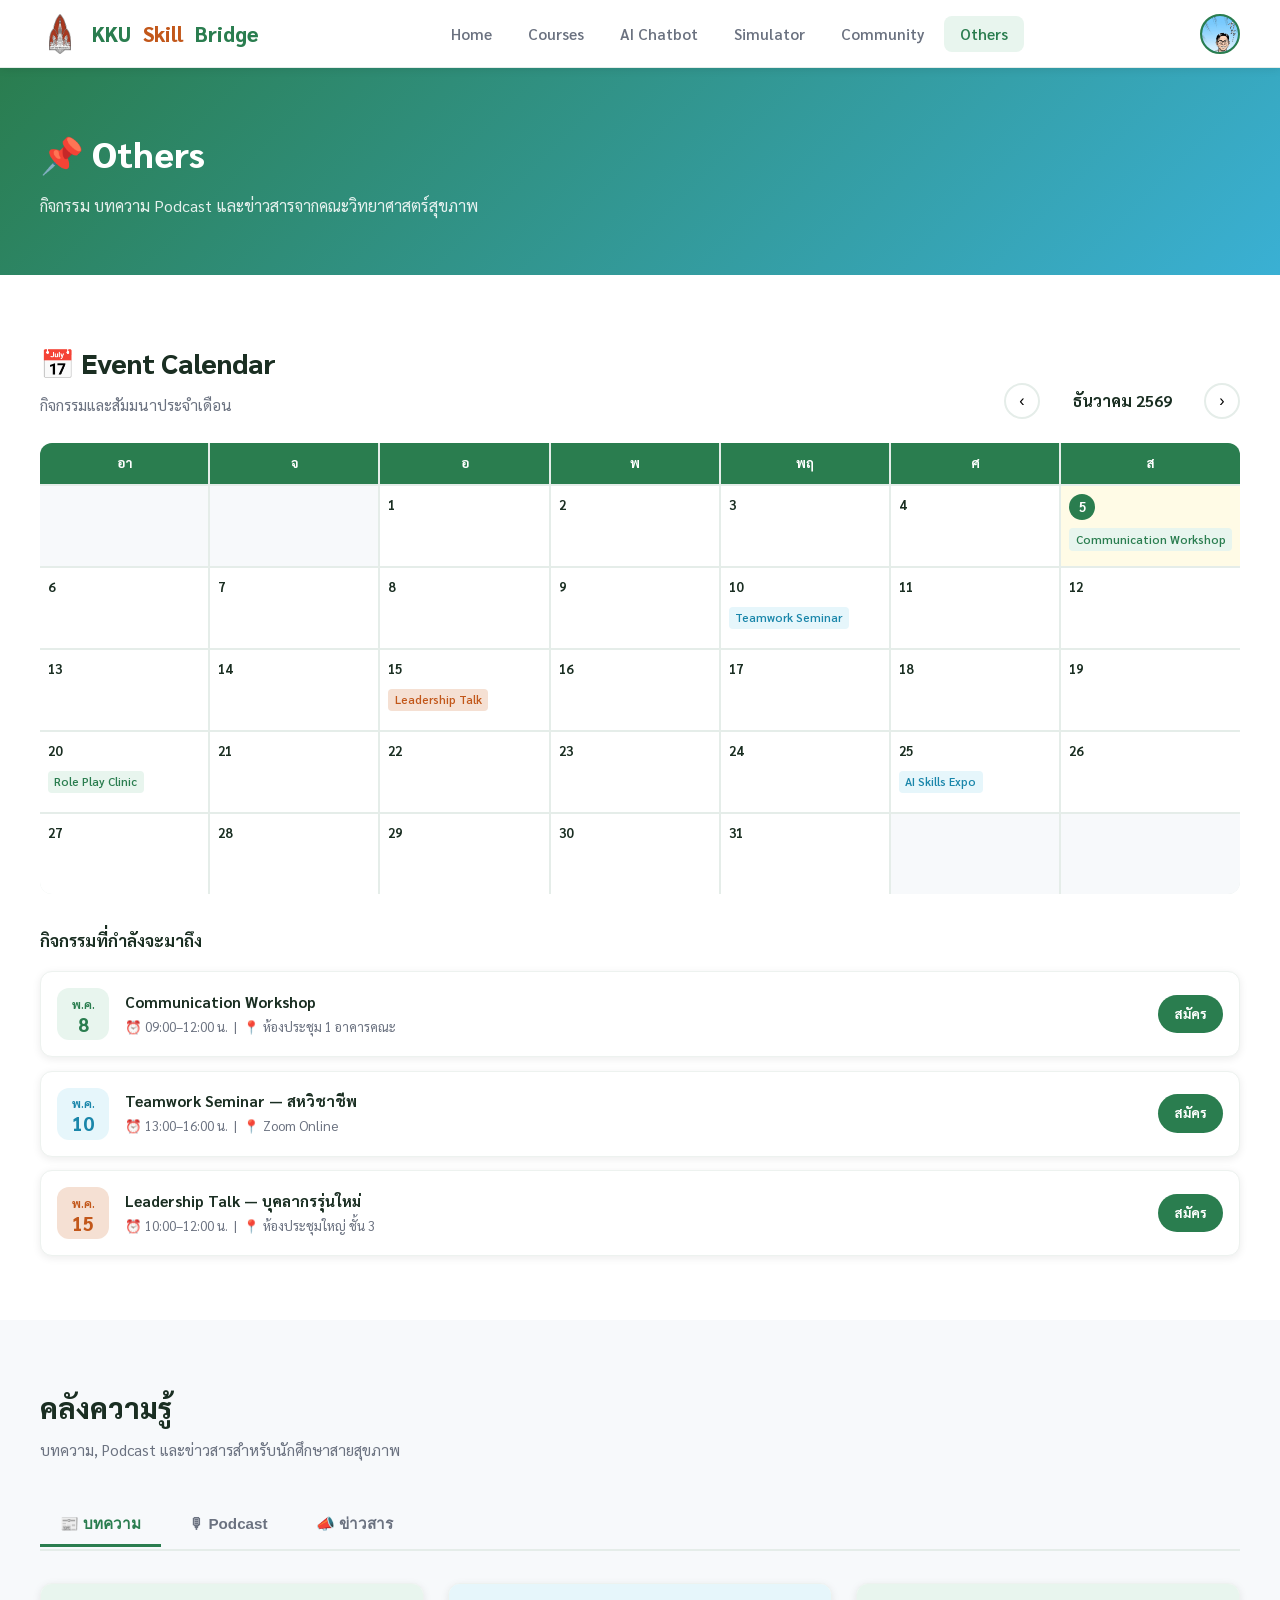
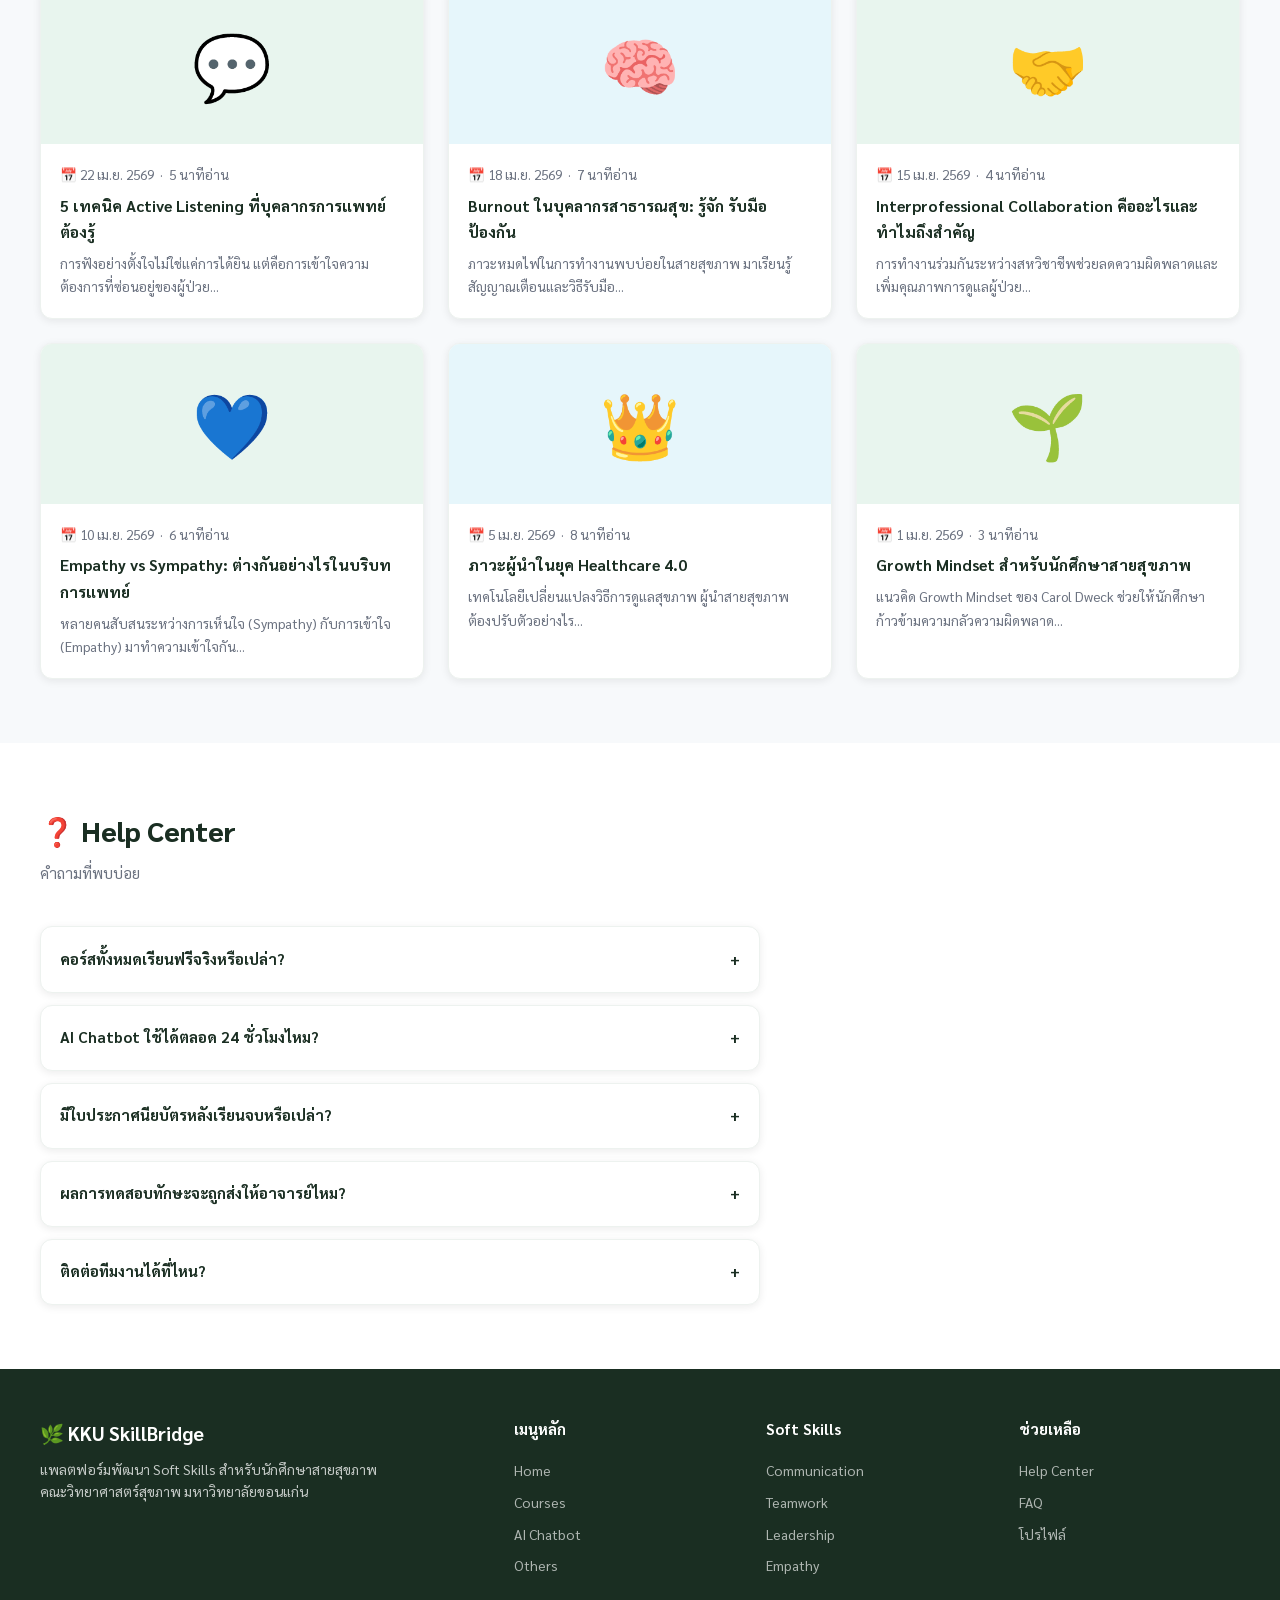
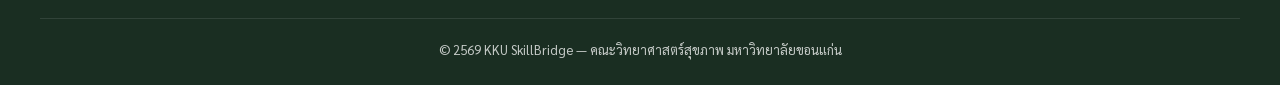
<file: others.html>
<!DOCTYPE html>
<html lang="th">
<head>
  <meta charset="UTF-8" />
  <meta name="viewport" content="width=device-width, initial-scale=1.0" />
  <title>Others — KKU SkillBridge</title>
  <link rel="preconnect" href="https://fonts.googleapis.com" />
  <link href="https://fonts.googleapis.com/css2?family=Sarabun:wght@400;600;700;800;900&display=swap" rel="stylesheet" />
  <link rel="stylesheet" href="css/style.css" />
</head>
<body>

<nav class="navbar">
  <a href="index.html" class="navbar-brand">
    <img src="assets/KKU-logo.png" alt="KKU" class="logo-img" onerror="this.outerHTML='<div class=\'logo-icon\'>🌿</div>'" />
    KKU <span class="accent">Skill</span>Bridge
  </a>
  <div class="hamburger"><span></span><span></span><span></span></div>
  <ul class="nav-links">
    <li><a href="index.html">Home</a></li>
    <li><a href="courses.html">Courses</a></li>
    <li><a href="chatbot.html">AI Chatbot</a></li>
    <li><a href="simulator.html">Simulator</a></li>
    <li><a href="community.html">Community</a></li>
    <li><a href="others.html" class="active">Others</a></li>
  </ul>
  <div class="nav-right">
    <div style="position:relative">
      <button class="btn-profile" id="profileBtn">
        <img src="assets/avatar.png" alt="Profile" onerror="this.outerHTML='👤'" />
      </button>
      <div class="dropdown-menu" id="dropdownMenu">
        <a href="profile.html">👤 &nbsp;ข้อมูลบัญชี</a>
        <a href="profile.html#courses">📚 &nbsp;คอร์สของฉัน</a>
        <div class="divider"></div>
        <a href="others.html">❓ &nbsp;Help Center</a>
      </div>
    </div>
  </div>
</nav>

<div class="page-hero">
  <h1>📌 Others</h1>
  <p>กิจกรรม บทความ Podcast และข่าวสารจากคณะวิทยาศาสตร์สุขภาพ</p>
</div>

<!-- ===== EVENT CALENDAR ===== -->
<section class="section">
  <div class="section-header" style="margin-bottom:1.5rem">
    <div>
      <div class="section-title">📅 Event Calendar</div>
      <p class="section-sub" style="margin-bottom:0">กิจกรรมและสัมมนาประจำเดือน</p>
    </div>
    <div style="display:flex;gap:0.75rem;align-items:center">
      <button id="calPrev" style="width:36px;height:36px;border-radius:50%;border:2px solid #e5ede9;background:white;cursor:pointer;font-size:1rem;display:flex;align-items:center;justify-content:center">‹</button>
      <span id="calMonthTitle" style="font-weight:700;font-size:1rem;min-width:140px;text-align:center"></span>
      <button id="calNext" style="width:36px;height:36px;border-radius:50%;border:2px solid #e5ede9;background:white;cursor:pointer;font-size:1rem;display:flex;align-items:center;justify-content:center">›</button>
    </div>
  </div>
  <div class="calendar-grid" id="calendarGrid"></div>

  <!-- Upcoming Events -->
  <div style="margin-top:2rem">
    <h3 style="font-size:1.05rem;font-weight:700;margin-bottom:1rem">กิจกรรมที่กำลังจะมาถึง</h3>
    <div style="display:flex;flex-direction:column;gap:0.85rem">
      <div style="display:flex;gap:1rem;align-items:center;padding:1rem;background:white;border-radius:12px;box-shadow:var(--shadow-sm);border:1px solid #edf2ef">
        <div style="min-width:52px;height:52px;background:var(--green-pale);border-radius:12px;display:flex;flex-direction:column;align-items:center;justify-content:center">
          <span style="font-size:0.7rem;color:var(--green);font-weight:700">พ.ค.</span>
          <span style="font-size:1.2rem;font-weight:900;color:var(--green);line-height:1">8</span>
        </div>
        <div>
          <h4 style="font-size:0.95rem;font-weight:700">Communication Workshop</h4>
          <p style="font-size:0.83rem;color:var(--grey-text)">⏰ 09:00–12:00 น. &nbsp;|&nbsp; 📍 ห้องประชุม 1 อาคารคณะ</p>
        </div>
        <a href="#" class="btn btn-green" style="margin-left:auto;padding:0.5rem 1rem;font-size:0.82rem">สมัคร</a>
      </div>
      <div style="display:flex;gap:1rem;align-items:center;padding:1rem;background:white;border-radius:12px;box-shadow:var(--shadow-sm);border:1px solid #edf2ef">
        <div style="min-width:52px;height:52px;background:var(--blue-light);border-radius:12px;display:flex;flex-direction:column;align-items:center;justify-content:center">
          <span style="font-size:0.7rem;color:#1a86aa;font-weight:700">พ.ค.</span>
          <span style="font-size:1.2rem;font-weight:900;color:#1a86aa;line-height:1">10</span>
        </div>
        <div>
          <h4 style="font-size:0.95rem;font-weight:700">Teamwork Seminar — สหวิชาชีพ</h4>
          <p style="font-size:0.83rem;color:var(--grey-text)">⏰ 13:00–16:00 น. &nbsp;|&nbsp; 📍 Zoom Online</p>
        </div>
        <a href="#" class="btn btn-green" style="margin-left:auto;padding:0.5rem 1rem;font-size:0.82rem">สมัคร</a>
      </div>
      <div style="display:flex;gap:1rem;align-items:center;padding:1rem;background:white;border-radius:12px;box-shadow:var(--shadow-sm);border:1px solid #edf2ef">
        <div style="min-width:52px;height:52px;background:var(--orange-light);border-radius:12px;display:flex;flex-direction:column;align-items:center;justify-content:center">
          <span style="font-size:0.7rem;color:var(--orange);font-weight:700">พ.ค.</span>
          <span style="font-size:1.2rem;font-weight:900;color:var(--orange);line-height:1">15</span>
        </div>
        <div>
          <h4 style="font-size:0.95rem;font-weight:700">Leadership Talk — บุคลากรรุ่นใหม่</h4>
          <p style="font-size:0.83rem;color:var(--grey-text)">⏰ 10:00–12:00 น. &nbsp;|&nbsp; 📍 ห้องประชุมใหญ่ ชั้น 3</p>
        </div>
        <a href="#" class="btn btn-green" style="margin-left:auto;padding:0.5rem 1rem;font-size:0.82rem">สมัคร</a>
      </div>
    </div>
  </div>
</section>

<!-- ===== ARTICLES & PODCASTS ===== -->
<section class="section section-alt">
  <div class="section-title">คลังความรู้</div>
  <p class="section-sub">บทความ, Podcast และข่าวสารสำหรับนักศึกษาสายสุขภาพ</p>

  <div class="tabs">
    <button class="tab-btn active" data-tab="tab-articles">📰 บทความ</button>
    <button class="tab-btn" data-tab="tab-podcasts">🎙 Podcast</button>
    <button class="tab-btn" data-tab="tab-news">📣 ข่าวสาร</button>
  </div>

  <!-- Articles -->
  <div class="tab-panel active" id="tab-articles">
    <div class="news-grid">
      <div class="news-card">
        <div class="news-thumb">💬</div>
        <div class="news-body">
          <p class="news-date">📅 22 เม.ย. 2569 &nbsp;·&nbsp; 5 นาทีอ่าน</p>
          <h3>5 เทคนิค Active Listening ที่บุคลากรการแพทย์ต้องรู้</h3>
          <p>การฟังอย่างตั้งใจไม่ใช่แค่การได้ยิน แต่คือการเข้าใจความต้องการที่ซ่อนอยู่ของผู้ป่วย...</p>
        </div>
      </div>
      <div class="news-card">
        <div class="news-thumb blue">🧠</div>
        <div class="news-body">
          <p class="news-date">📅 18 เม.ย. 2569 &nbsp;·&nbsp; 7 นาทีอ่าน</p>
          <h3>Burnout ในบุคลากรสาธารณสุข: รู้จัก รับมือ ป้องกัน</h3>
          <p>ภาวะหมดไฟในการทำงานพบบ่อยในสายสุขภาพ มาเรียนรู้สัญญาณเตือนและวิธีรับมือ...</p>
        </div>
      </div>
      <div class="news-card">
        <div class="news-thumb">🤝</div>
        <div class="news-body">
          <p class="news-date">📅 15 เม.ย. 2569 &nbsp;·&nbsp; 4 นาทีอ่าน</p>
          <h3>Interprofessional Collaboration คืออะไรและทำไมถึงสำคัญ</h3>
          <p>การทำงานร่วมกันระหว่างสหวิชาชีพช่วยลดความผิดพลาดและเพิ่มคุณภาพการดูแลผู้ป่วย...</p>
        </div>
      </div>
      <div class="news-card">
        <div class="news-thumb orange">💙</div>
        <div class="news-body">
          <p class="news-date">📅 10 เม.ย. 2569 &nbsp;·&nbsp; 6 นาทีอ่าน</p>
          <h3>Empathy vs Sympathy: ต่างกันอย่างไรในบริบทการแพทย์</h3>
          <p>หลายคนสับสนระหว่างการเห็นใจ (Sympathy) กับการเข้าใจ (Empathy) มาทำความเข้าใจกัน...</p>
        </div>
      </div>
      <div class="news-card">
        <div class="news-thumb blue">👑</div>
        <div class="news-body">
          <p class="news-date">📅 5 เม.ย. 2569 &nbsp;·&nbsp; 8 นาทีอ่าน</p>
          <h3>ภาวะผู้นำในยุค Healthcare 4.0</h3>
          <p>เทคโนโลยีเปลี่ยนแปลงวิธีการดูแลสุขภาพ ผู้นำสายสุขภาพต้องปรับตัวอย่างไร...</p>
        </div>
      </div>
      <div class="news-card">
        <div class="news-thumb">🌱</div>
        <div class="news-body">
          <p class="news-date">📅 1 เม.ย. 2569 &nbsp;·&nbsp; 3 นาทีอ่าน</p>
          <h3>Growth Mindset สำหรับนักศึกษาสายสุขภาพ</h3>
          <p>แนวคิด Growth Mindset ของ Carol Dweck ช่วยให้นักศึกษาก้าวข้ามความกลัวความผิดพลาด...</p>
        </div>
      </div>
    </div>
  </div>

  <!-- Podcasts -->
  <div class="tab-panel" id="tab-podcasts">
    <div class="podcast-list">
      <div class="podcast-card">
        <div class="podcast-thumb">🎙</div>
        <div class="podcast-info">
          <h4>EP.12 — การสื่อสารในสถานการณ์ฉุกเฉิน</h4>
          <p>รศ.ดร.วิชัย พงษ์ศรี พูดถึงเทคนิคสื่อสารเมื่อกดดันสูง</p>
          <div class="duration">🕐 28 นาที &nbsp;·&nbsp; 📅 20 เม.ย. 2569</div>
        </div>
        <div class="podcast-play">▶</div>
      </div>
      <div class="podcast-card">
        <div class="podcast-thumb blue">🎙</div>
        <div class="podcast-info">
          <h4>EP.11 — Mindfulness ในห้องฉุกเฉิน</h4>
          <p>อ.สายใจ แสนดี แนะนำเทคนิค Mindfulness 5 นาทีระหว่างกะ</p>
          <div class="duration">🕐 22 นาที &nbsp;·&nbsp; 📅 13 เม.ย. 2569</div>
        </div>
        <div class="podcast-play">▶</div>
      </div>
      <div class="podcast-card">
        <div class="podcast-thumb">🎙</div>
        <div class="podcast-info">
          <h4>EP.10 — เส้นทางสู่ภาวะผู้นำ: มุมมองจากพยาบาลหัวหน้าหอ</h4>
          <p>บทสนทนากับพยาบาลวิชาชีพที่ก้าวสู่ตำแหน่งบริหารในวัย 32 ปี</p>
          <div class="duration">🕐 35 นาที &nbsp;·&nbsp; 📅 6 เม.ย. 2569</div>
        </div>
        <div class="podcast-play">▶</div>
      </div>
      <div class="podcast-card">
        <div class="podcast-thumb blue">🎙</div>
        <div class="podcast-info">
          <h4>EP.9 — Empathy ที่แท้จริงคืออะไร ในสายตาผู้ป่วย</h4>
          <p>ผู้ป่วยโรคเรื้อรังแบ่งปันประสบการณ์ตรงกับบุคลากรที่ดีและไม่ดี</p>
          <div class="duration">🕐 18 นาที &nbsp;·&nbsp; 📅 30 มี.ค. 2569</div>
        </div>
        <div class="podcast-play">▶</div>
      </div>
      <div class="podcast-card">
        <div class="podcast-thumb">🎙</div>
        <div class="podcast-info">
          <h4>EP.8 — AI กับอนาคตของ Soft Skills ในสายสุขภาพ</h4>
          <p>เทคโนโลยี AI จะมาแทนที่ความเห็นอกเห็นใจของมนุษย์ได้ไหม?</p>
          <div class="duration">🕐 42 นาที &nbsp;·&nbsp; 📅 23 มี.ค. 2569</div>
        </div>
        <div class="podcast-play">▶</div>
      </div>
    </div>
  </div>

  <!-- News -->
  <div class="tab-panel" id="tab-news">
    <div class="news-grid">
      <div class="news-card">
        <div class="news-thumb">🏆</div>
        <div class="news-body">
          <p class="news-date">📅 24 เม.ย. 2569</p>
          <h3>KKU SkillBridge คว้ารางวัล Best EdTech Platform 2569</h3>
          <p>แพลตฟอร์มของเราได้รับการยอมรับจากสมาคมการศึกษาไทยในด้านนวัตกรรมการเรียนรู้</p>
        </div>
      </div>
      <div class="news-card">
        <div class="news-thumb blue">📢</div>
        <div class="news-body">
          <p class="news-date">📅 20 เม.ย. 2569</p>
          <h3>เปิดรับสมัคร Workshop Communication Skills รุ่น 3</h3>
          <p>รับจำนวนจำกัด 30 คน สมัครได้ที่ Event Calendar ก่อน 5 พ.ค. นี้</p>
        </div>
      </div>
      <div class="news-card">
        <div class="news-thumb">🤖</div>
        <div class="news-body">
          <p class="news-date">📅 15 เม.ย. 2569</p>
          <h3>อัปเดต SkillBot v2.0 — เพิ่มโหมด Role Play ใหม่ 10 สถานการณ์</h3>
          <p>AI Chatbot ของเราได้รับการอัปเกรดพร้อมสถานการณ์จริงจากคลินิกทั่วประเทศ</p>
        </div>
      </div>
    </div>
  </div>
</section>

<!-- ===== HELP CENTER ===== -->
<section class="section" id="help">
  <div class="section-title">❓ Help Center</div>
  <p class="section-sub">คำถามที่พบบ่อย</p>
  <div style="display:flex;flex-direction:column;gap:0.75rem;max-width:720px">
    <details style="background:white;border-radius:12px;padding:1.2rem;box-shadow:var(--shadow-sm);border:1px solid #edf2ef;cursor:pointer">
      <summary style="font-weight:700;font-size:0.95rem;list-style:none;display:flex;justify-content:space-between">คอร์สทั้งหมดเรียนฟรีจริงหรือเปล่า? <span>+</span></summary>
      <p style="margin-top:0.75rem;font-size:0.88rem;color:var(--grey-text)">ใช่ครับ คอร์สทุกคอร์สบน KKU SkillBridge เปิดให้นักศึกษาและบุคลากรคณะวิทยาศาสตร์สุขภาพ มข. เรียนฟรีโดยไม่มีค่าใช้จ่าย</p>
    </details>
    <details style="background:white;border-radius:12px;padding:1.2rem;box-shadow:var(--shadow-sm);border:1px solid #edf2ef;cursor:pointer">
      <summary style="font-weight:700;font-size:0.95rem;list-style:none;display:flex;justify-content:space-between">AI Chatbot ใช้ได้ตลอด 24 ชั่วโมงไหม? <span>+</span></summary>
      <p style="margin-top:0.75rem;font-size:0.88rem;color:var(--grey-text)">ใช่ครับ SkillBot พร้อมให้บริการ 24/7 สามารถถาม-ตอบ, ฝึก Role Play และทำ Reflection ได้ตลอดเวลา</p>
    </details>
    <details style="background:white;border-radius:12px;padding:1.2rem;box-shadow:var(--shadow-sm);border:1px solid #edf2ef;cursor:pointer">
      <summary style="font-weight:700;font-size:0.95rem;list-style:none;display:flex;justify-content:space-between">มีใบประกาศนียบัตรหลังเรียนจบหรือเปล่า? <span>+</span></summary>
      <p style="margin-top:0.75rem;font-size:0.88rem;color:var(--grey-text)">คอร์สบางรายการมีใบประกาศนียบัตรดิจิทัลจากคณะ โดยจะระบุไว้ในรายละเอียดของแต่ละคอร์ส</p>
    </details>
    <details style="background:white;border-radius:12px;padding:1.2rem;box-shadow:var(--shadow-sm);border:1px solid #edf2ef;cursor:pointer">
      <summary style="font-weight:700;font-size:0.95rem;list-style:none;display:flex;justify-content:space-between">ผลการทดสอบทักษะจะถูกส่งให้อาจารย์ไหม? <span>+</span></summary>
      <p style="margin-top:0.75rem;font-size:0.88rem;color:var(--grey-text)">ไม่ครับ ผลการทดสอบทักษะใช้เพื่อแนะนำคอร์สที่เหมาะกับคุณเท่านั้น ไม่มีการส่งข้อมูลให้บุคคลอื่น</p>
    </details>
    <details style="background:white;border-radius:12px;padding:1.2rem;box-shadow:var(--shadow-sm);border:1px solid #edf2ef;cursor:pointer">
      <summary style="font-weight:700;font-size:0.95rem;list-style:none;display:flex;justify-content:space-between">ติดต่อทีมงานได้ที่ไหน? <span>+</span></summary>
      <p style="margin-top:0.75rem;font-size:0.88rem;color:var(--grey-text)">ติดต่อได้ที่อีเมล skillbridge@kku.ac.th หรือเฟสบุ๊ก KKU Health Science Faculty ในวันและเวลาราชการ</p>
    </details>
  </div>
</section>

<footer>
  <div class="footer-grid">
    <div class="footer-brand">
      <h2>🌿 KKU SkillBridge</h2>
      <p>แพลตฟอร์มพัฒนา Soft Skills สำหรับนักศึกษาสายสุขภาพ<br/>คณะวิทยาศาสตร์สุขภาพ มหาวิทยาลัยขอนแก่น</p>
    </div>
    <div class="footer-col"><h4>เมนูหลัก</h4><a href="index.html">Home</a><a href="courses.html">Courses</a><a href="chatbot.html">AI Chatbot</a><a href="others.html">Others</a></div>
    <div class="footer-col"><h4>Soft Skills</h4><a href="courses.html">Communication</a><a href="courses.html">Teamwork</a><a href="courses.html">Leadership</a><a href="courses.html">Empathy</a></div>
    <div class="footer-col"><h4>ช่วยเหลือ</h4><a href="#help">Help Center</a><a href="#help">FAQ</a><a href="profile.html">โปรไฟล์</a></div>
  </div>
  <div class="footer-bottom">© 2569 KKU SkillBridge — คณะวิทยาศาสตร์สุขภาพ มหาวิทยาลัยขอนแก่น</div>
</footer>

<script src="js/main.js"></script>
</body>
</html>
</file>
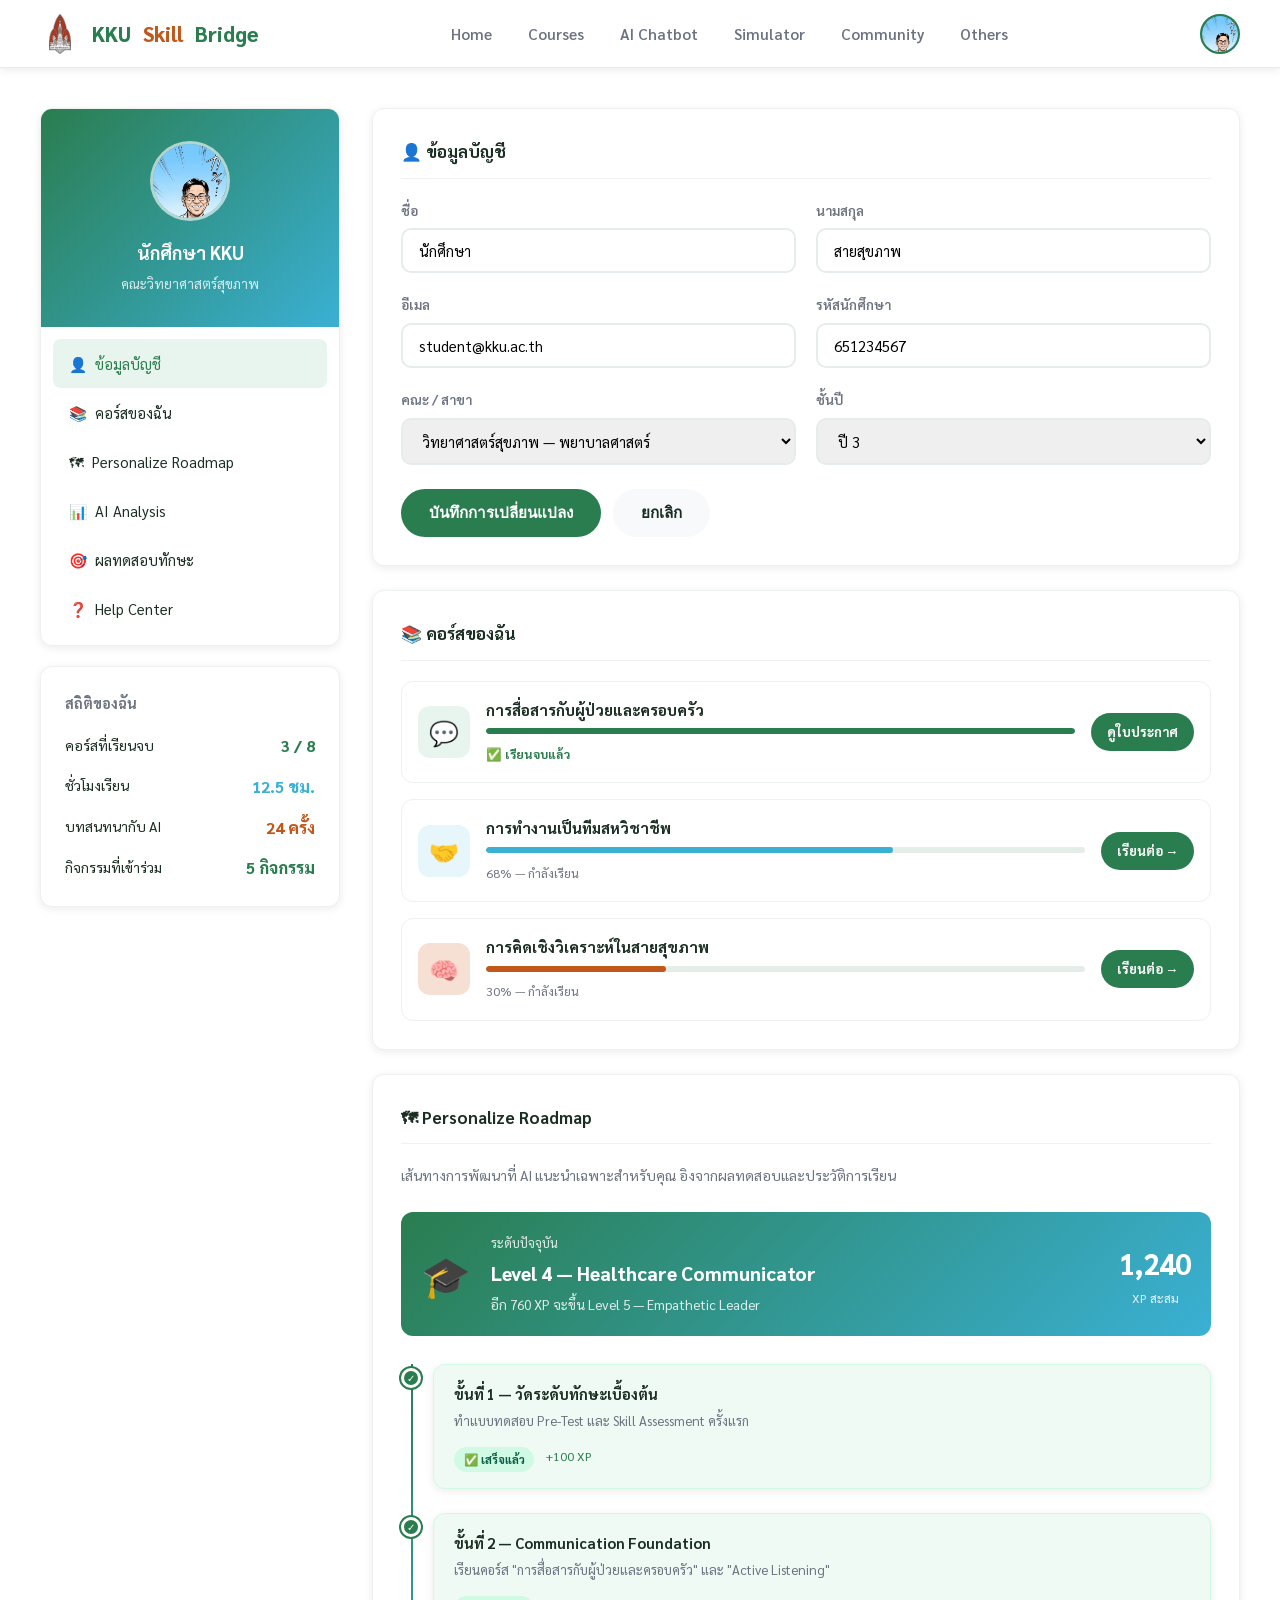
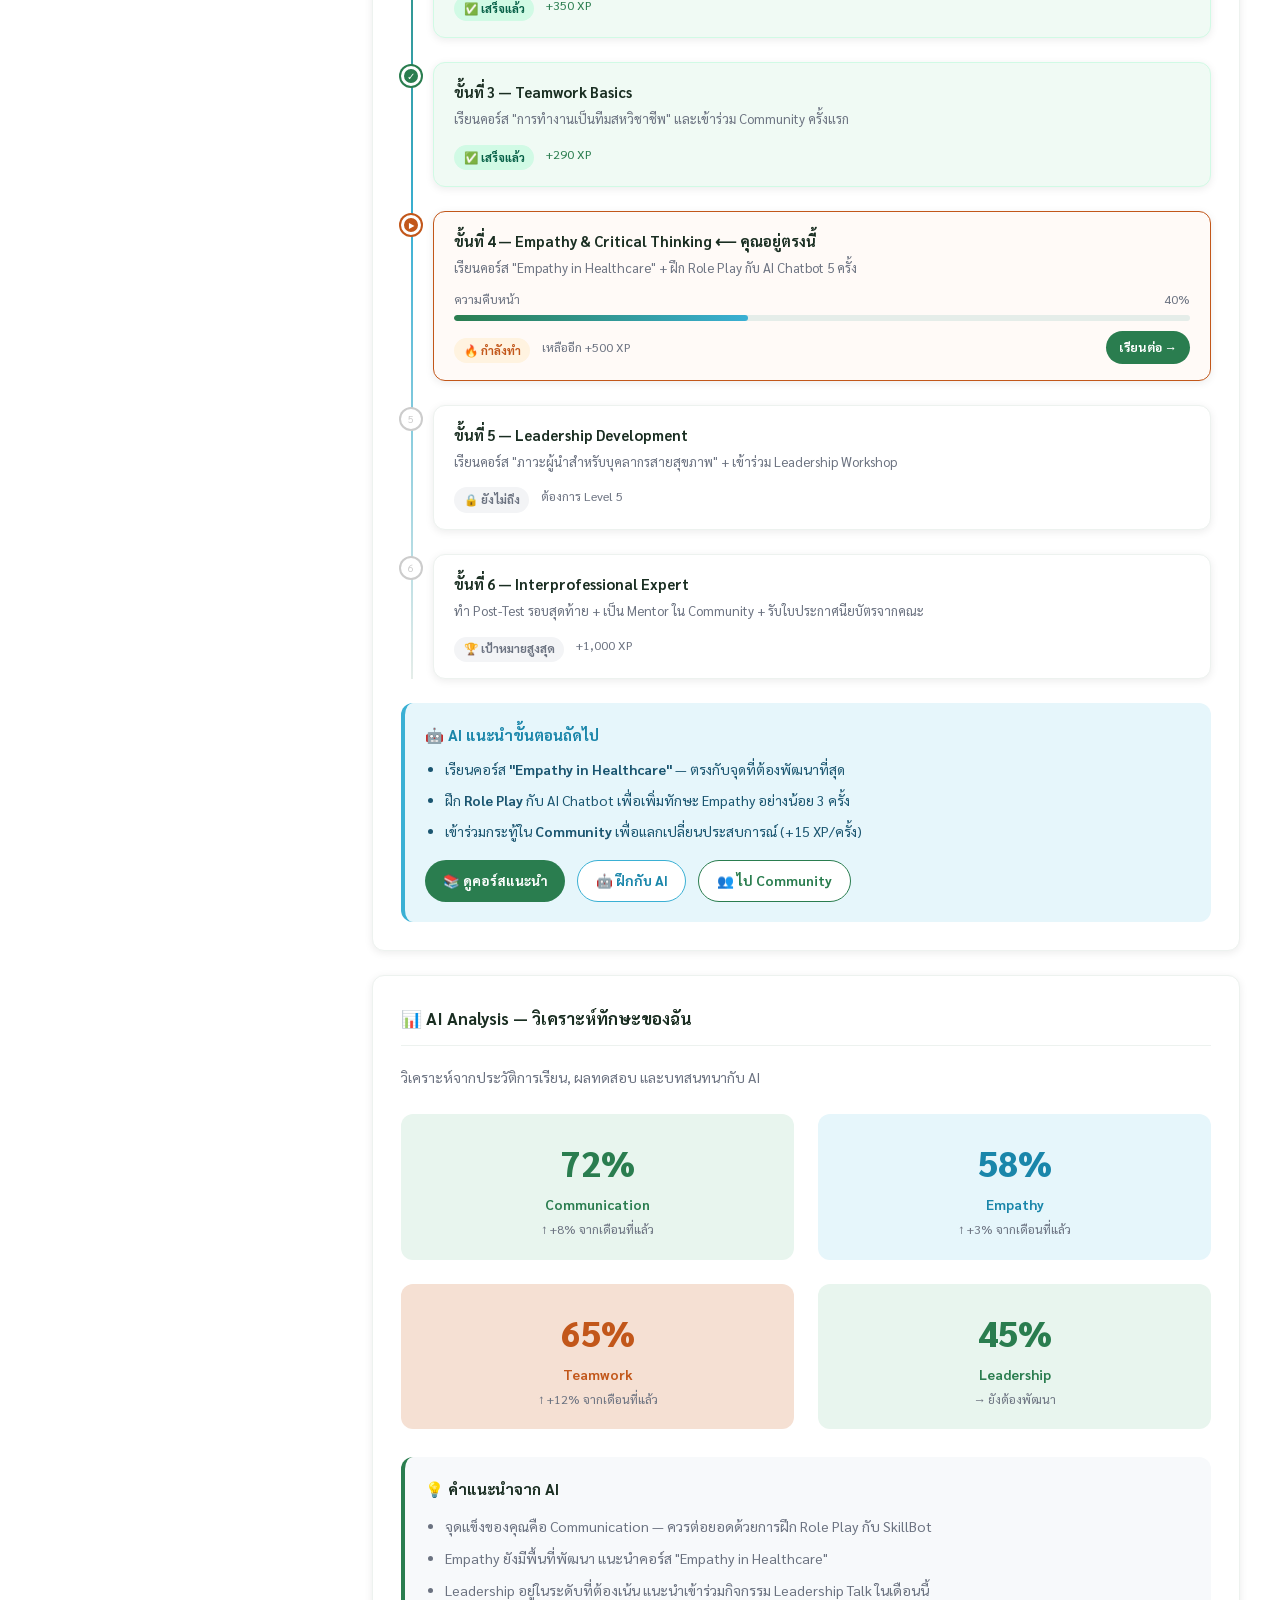
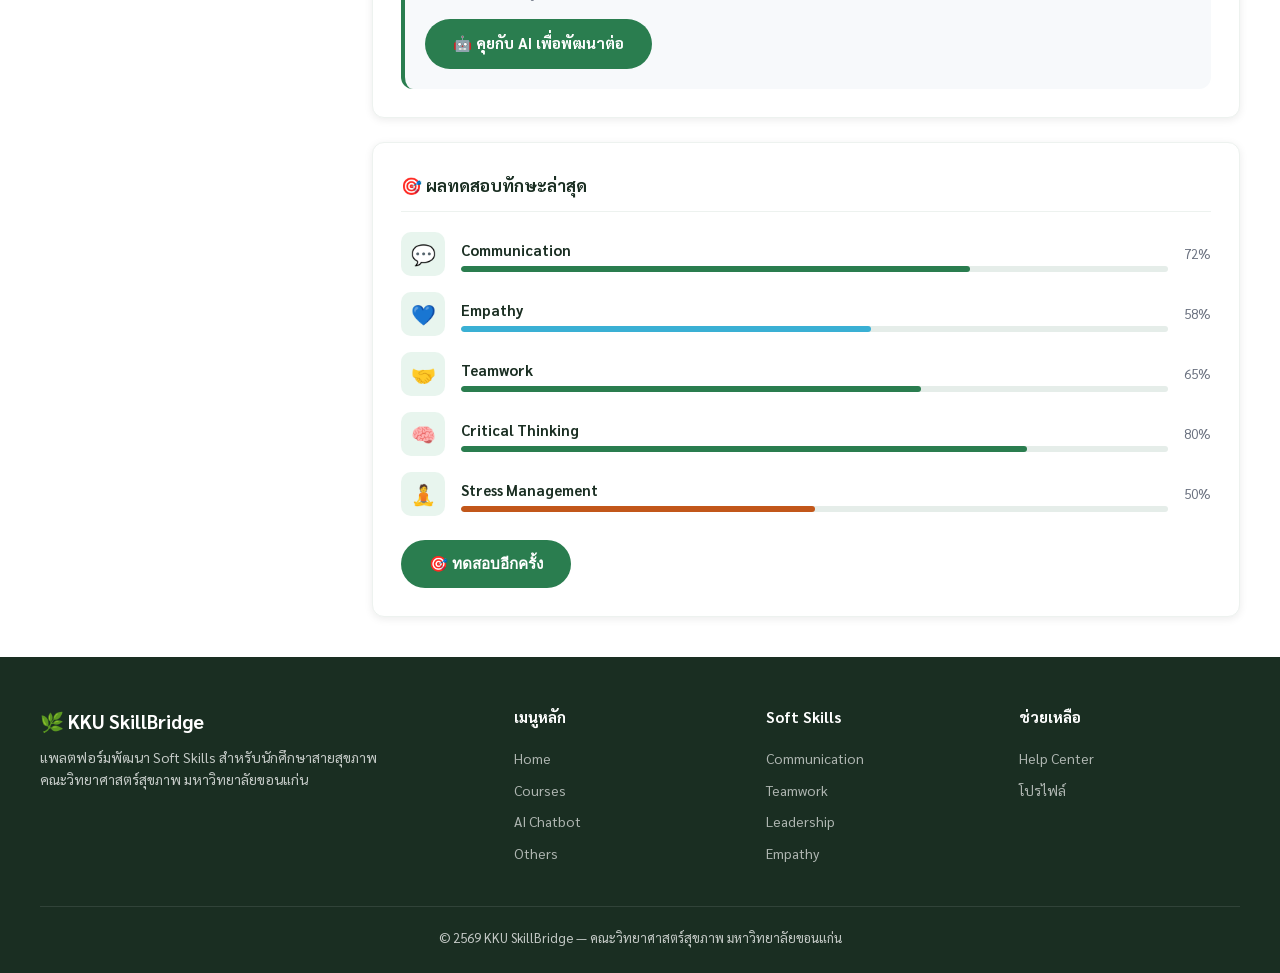
<file: profile.html>
<!DOCTYPE html>
<html lang="th">
<head>
  <meta charset="UTF-8" />
  <meta name="viewport" content="width=device-width, initial-scale=1.0" />
  <title>โปรไฟล์ — KKU SkillBridge</title>
  <link rel="preconnect" href="https://fonts.googleapis.com" />
  <link href="https://fonts.googleapis.com/css2?family=Sarabun:wght@400;600;700;800;900&display=swap" rel="stylesheet" />
  <link rel="stylesheet" href="css/style.css" />
</head>
<body>

<nav class="navbar">
  <a href="index.html" class="navbar-brand">
    <img src="assets/KKU-logo.png" alt="KKU" class="logo-img" onerror="this.outerHTML='<div class=\'logo-icon\'>🌿</div>'" />
    KKU <span class="accent">Skill</span>Bridge
  </a>
  <div class="hamburger"><span></span><span></span><span></span></div>
  <ul class="nav-links">
    <li><a href="index.html">Home</a></li>
    <li><a href="courses.html">Courses</a></li>
    <li><a href="chatbot.html">AI Chatbot</a></li>
    <li><a href="simulator.html">Simulator</a></li>
    <li><a href="community.html">Community</a></li>
    <li><a href="others.html">Others</a></li>
  </ul>
  <div class="nav-right">
    <div style="position:relative">
      <button class="btn-profile" id="profileBtn">
        <img src="assets/avatar.png" alt="Profile" onerror="this.outerHTML='👤'" />
      </button>
      <div class="dropdown-menu" id="dropdownMenu">
        <a href="profile.html">👤 &nbsp;ข้อมูลบัญชี</a>
        <a href="profile.html#courses">📚 &nbsp;คอร์สของฉัน</a>
        <a href="profile.html#analysis">📊 &nbsp;AI Analysis</a>
        <div class="divider"></div>
        <a href="others.html">❓ &nbsp;Help Center</a>
      </div>
    </div>
  </div>
</nav>

<div class="profile-layout">

  <!-- Sidebar Card -->
  <div>
    <div class="profile-card">
      <div class="profile-card-top">
        <div class="profile-avatar">
          <img src="assets/avatar.png" alt="Profile" onerror="this.outerHTML='👤'" />
        </div>
        <h2>นักศึกษา KKU</h2>
        <p>คณะวิทยาศาสตร์สุขภาพ</p>
      </div>
      <nav class="profile-nav">
        <a href="#account" class="active">👤 &nbsp;ข้อมูลบัญชี</a>
        <a href="#courses" id="courses">📚 &nbsp;คอร์สของฉัน</a>
        <a href="#roadmap" id="roadmap">🗺 &nbsp;Personalize Roadmap</a>
        <a href="#analysis" id="analysis">📊 &nbsp;AI Analysis</a>
        <a href="#skill-test">🎯 &nbsp;ผลทดสอบทักษะ</a>
        <a href="others.html#help">❓ &nbsp;Help Center</a>
      </nav>
    </div>

    <!-- Quick Stats -->
    <div style="background:white;border-radius:var(--radius);box-shadow:var(--shadow-sm);border:1px solid #edf2ef;padding:1.5rem;margin-top:1.25rem">
      <h4 style="font-size:0.9rem;font-weight:700;margin-bottom:1rem;color:var(--grey-text)">สถิติของฉัน</h4>
      <div style="display:flex;flex-direction:column;gap:0.85rem">
        <div style="display:flex;justify-content:space-between;align-items:center">
          <span style="font-size:0.88rem">คอร์สที่เรียนจบ</span>
          <span style="font-weight:800;color:var(--green)">3 / 8</span>
        </div>
        <div style="display:flex;justify-content:space-between;align-items:center">
          <span style="font-size:0.88rem">ชั่วโมงเรียน</span>
          <span style="font-weight:800;color:var(--blue)">12.5 ชม.</span>
        </div>
        <div style="display:flex;justify-content:space-between;align-items:center">
          <span style="font-size:0.88rem">บทสนทนากับ AI</span>
          <span style="font-weight:800;color:var(--orange)">24 ครั้ง</span>
        </div>
        <div style="display:flex;justify-content:space-between;align-items:center">
          <span style="font-size:0.88rem">กิจกรรมที่เข้าร่วม</span>
          <span style="font-weight:800;color:var(--green)">5 กิจกรรม</span>
        </div>
      </div>
    </div>
  </div>

  <!-- Main Content -->
  <div class="profile-content-area">

    <!-- Account Info -->
    <div class="profile-section" id="account">
      <h3>👤 ข้อมูลบัญชี</h3>
      <div class="form-grid">
        <div class="form-group">
          <label>ชื่อ</label>
          <input type="text" value="นักศึกษา" />
        </div>
        <div class="form-group">
          <label>นามสกุล</label>
          <input type="text" value="สายสุขภาพ" />
        </div>
        <div class="form-group">
          <label>อีเมล</label>
          <input type="email" value="student@kku.ac.th" />
        </div>
        <div class="form-group">
          <label>รหัสนักศึกษา</label>
          <input type="text" value="651234567" />
        </div>
        <div class="form-group">
          <label>คณะ / สาขา</label>
          <select>
            <option>วิทยาศาสตร์สุขภาพ — พยาบาลศาสตร์</option>
            <option>วิทยาศาสตร์สุขภาพ — กายภาพบำบัด</option>
            <option>วิทยาศาสตร์สุขภาพ — เทคนิคการแพทย์</option>
            <option>แพทยศาสตร์</option>
            <option>ทันตแพทยศาสตร์</option>
            <option>เภสัชศาสตร์</option>
          </select>
        </div>
        <div class="form-group">
          <label>ชั้นปี</label>
          <select>
            <option>ปี 1</option>
            <option>ปี 2</option>
            <option selected>ปี 3</option>
            <option>ปี 4</option>
            <option>ปี 5</option>
            <option>ปี 6</option>
          </select>
        </div>
      </div>
      <div style="margin-top:1.5rem;display:flex;gap:0.75rem">
        <button class="btn btn-green" onclick="alert('บันทึกข้อมูลเรียบร้อยแล้ว!')">บันทึกการเปลี่ยนแปลง</button>
        <button class="btn" style="background:var(--grey-bg);color:var(--dark)">ยกเลิก</button>
      </div>
    </div>

    <!-- My Courses -->
    <div class="profile-section" id="courses">
      <h3>📚 คอร์สของฉัน</h3>
      <div style="display:flex;flex-direction:column;gap:1rem">

        <div style="display:flex;gap:1rem;align-items:center;padding:1rem;border:1px solid #edf2ef;border-radius:12px">
          <div style="width:52px;height:52px;background:var(--green-pale);border-radius:12px;display:flex;align-items:center;justify-content:center;font-size:1.5rem;flex-shrink:0">💬</div>
          <div style="flex:1">
            <h4 style="font-size:0.95rem;font-weight:700;margin-bottom:0.3rem">การสื่อสารกับผู้ป่วยและครอบครัว</h4>
            <div style="height:6px;background:#e5ede9;border-radius:10px;overflow:hidden;margin-bottom:0.3rem">
              <div style="height:100%;width:100%;background:var(--green);border-radius:10px"></div>
            </div>
            <span style="font-size:0.78rem;color:var(--green);font-weight:700">✅ เรียนจบแล้ว</span>
          </div>
          <a href="courses.html" class="btn btn-green" style="padding:0.5rem 1rem;font-size:0.82rem;flex-shrink:0">ดูใบประกาศ</a>
        </div>

        <div style="display:flex;gap:1rem;align-items:center;padding:1rem;border:1px solid #edf2ef;border-radius:12px">
          <div style="width:52px;height:52px;background:var(--blue-light);border-radius:12px;display:flex;align-items:center;justify-content:center;font-size:1.5rem;flex-shrink:0">🤝</div>
          <div style="flex:1">
            <h4 style="font-size:0.95rem;font-weight:700;margin-bottom:0.3rem">การทำงานเป็นทีมสหวิชาชีพ</h4>
            <div style="height:6px;background:#e5ede9;border-radius:10px;overflow:hidden;margin-bottom:0.3rem">
              <div style="height:100%;width:68%;background:var(--blue);border-radius:10px"></div>
            </div>
            <span style="font-size:0.78rem;color:var(--grey-text)">68% — กำลังเรียน</span>
          </div>
          <a href="courses.html" class="btn btn-green" style="padding:0.5rem 1rem;font-size:0.82rem;flex-shrink:0">เรียนต่อ →</a>
        </div>

        <div style="display:flex;gap:1rem;align-items:center;padding:1rem;border:1px solid #edf2ef;border-radius:12px">
          <div style="width:52px;height:52px;background:var(--orange-light);border-radius:12px;display:flex;align-items:center;justify-content:center;font-size:1.5rem;flex-shrink:0">🧠</div>
          <div style="flex:1">
            <h4 style="font-size:0.95rem;font-weight:700;margin-bottom:0.3rem">การคิดเชิงวิเคราะห์ในสายสุขภาพ</h4>
            <div style="height:6px;background:#e5ede9;border-radius:10px;overflow:hidden;margin-bottom:0.3rem">
              <div style="height:100%;width:30%;background:var(--orange);border-radius:10px"></div>
            </div>
            <span style="font-size:0.78rem;color:var(--grey-text)">30% — กำลังเรียน</span>
          </div>
          <a href="courses.html" class="btn btn-green" style="padding:0.5rem 1rem;font-size:0.82rem;flex-shrink:0">เรียนต่อ →</a>
        </div>

      </div>
    </div>

    <!-- Personalize Roadmap -->
    <div class="profile-section" id="roadmap">
      <h3>🗺 Personalize Roadmap</h3>
      <p style="font-size:0.88rem;color:var(--grey-text);margin-bottom:1.5rem">เส้นทางการพัฒนาที่ AI แนะนำเฉพาะสำหรับคุณ อิงจากผลทดสอบและประวัติการเรียน</p>

      <!-- Current Level -->
      <div style="background:linear-gradient(135deg,var(--green),var(--blue));border-radius:var(--radius);padding:1.25rem;color:white;margin-bottom:1.75rem;display:flex;align-items:center;gap:1.25rem;flex-wrap:wrap">
        <div style="font-size:2.5rem">🎓</div>
        <div style="flex:1">
          <div style="font-size:0.8rem;opacity:0.85;margin-bottom:0.2rem">ระดับปัจจุบัน</div>
          <div style="font-size:1.2rem;font-weight:800">Level 4 — Healthcare Communicator</div>
          <div style="font-size:0.85rem;opacity:0.85;margin-top:0.2rem">อีก 760 XP จะขึ้น Level 5 — Empathetic Leader</div>
        </div>
        <div style="text-align:center">
          <div style="font-size:1.8rem;font-weight:900">1,240</div>
          <div style="font-size:0.78rem;opacity:0.85">XP สะสม</div>
        </div>
      </div>

      <!-- Roadmap Track -->
      <div class="roadmap-track">

        <div class="roadmap-node done">
          <div class="roadmap-dot">✓</div>
          <div class="roadmap-card">
            <h4>ขั้นที่ 1 — วัดระดับทักษะเบื้องต้น</h4>
            <p>ทำแบบทดสอบ Pre-Test และ Skill Assessment ครั้งแรก</p>
            <div style="display:flex;align-items:center;gap:0.75rem;margin-top:0.5rem">
              <span class="roadmap-badge badge-done">✅ เสร็จแล้ว</span>
              <span style="font-size:0.78rem;color:var(--green)">+100 XP</span>
            </div>
          </div>
        </div>

        <div class="roadmap-node done">
          <div class="roadmap-dot">✓</div>
          <div class="roadmap-card">
            <h4>ขั้นที่ 2 — Communication Foundation</h4>
            <p>เรียนคอร์ส "การสื่อสารกับผู้ป่วยและครอบครัว" และ "Active Listening"</p>
            <div style="display:flex;align-items:center;gap:0.75rem;margin-top:0.5rem">
              <span class="roadmap-badge badge-done">✅ เสร็จแล้ว</span>
              <span style="font-size:0.78rem;color:var(--green)">+350 XP</span>
            </div>
          </div>
        </div>

        <div class="roadmap-node done">
          <div class="roadmap-dot">✓</div>
          <div class="roadmap-card">
            <h4>ขั้นที่ 3 — Teamwork Basics</h4>
            <p>เรียนคอร์ส "การทำงานเป็นทีมสหวิชาชีพ" และเข้าร่วม Community ครั้งแรก</p>
            <div style="display:flex;align-items:center;gap:0.75rem;margin-top:0.5rem">
              <span class="roadmap-badge badge-done">✅ เสร็จแล้ว</span>
              <span style="font-size:0.78rem;color:var(--green)">+290 XP</span>
            </div>
          </div>
        </div>

        <div class="roadmap-node current">
          <div class="roadmap-dot">▶</div>
          <div class="roadmap-card">
            <h4>ขั้นที่ 4 — Empathy & Critical Thinking ⟵ คุณอยู่ตรงนี้</h4>
            <p>เรียนคอร์ส "Empathy in Healthcare" + ฝึก Role Play กับ AI Chatbot 5 ครั้ง</p>
            <div class="xp-bar-wrap">
              <div style="display:flex;justify-content:space-between;font-size:0.78rem;color:var(--grey-text);margin-bottom:0.3rem">
                <span>ความคืบหน้า</span><span>40%</span>
              </div>
              <div class="xp-bar-track"><div class="xp-bar-fill" style="width:40%"></div></div>
            </div>
            <div style="display:flex;align-items:center;gap:0.75rem;margin-top:0.65rem;flex-wrap:wrap">
              <span class="roadmap-badge badge-current">🔥 กำลังทำ</span>
              <span style="font-size:0.78rem;color:var(--grey-text)">เหลืออีก +500 XP</span>
              <a href="courses.html" class="btn btn-green" style="padding:0.35rem 0.85rem;font-size:0.78rem;margin-left:auto">เรียนต่อ →</a>
            </div>
          </div>
        </div>

        <div class="roadmap-node upcoming">
          <div class="roadmap-dot" style="color:#ccc">5</div>
          <div class="roadmap-card">
            <h4>ขั้นที่ 5 — Leadership Development</h4>
            <p>เรียนคอร์ส "ภาวะผู้นำสำหรับบุคลากรสายสุขภาพ" + เข้าร่วม Leadership Workshop</p>
            <div style="display:flex;align-items:center;gap:0.75rem;margin-top:0.5rem">
              <span class="roadmap-badge badge-upcoming">🔒 ยังไม่ถึง</span>
              <span style="font-size:0.78rem;color:var(--grey-text)">ต้องการ Level 5</span>
            </div>
          </div>
        </div>

        <div class="roadmap-node upcoming">
          <div class="roadmap-dot" style="color:#ccc">6</div>
          <div class="roadmap-card">
            <h4>ขั้นที่ 6 — Interprofessional Expert</h4>
            <p>ทำ Post-Test รอบสุดท้าย + เป็น Mentor ใน Community + รับใบประกาศนียบัตรจากคณะ</p>
            <div style="display:flex;align-items:center;gap:0.75rem;margin-top:0.5rem">
              <span class="roadmap-badge badge-upcoming">🏆 เป้าหมายสูงสุด</span>
              <span style="font-size:0.78rem;color:var(--grey-text)">+1,000 XP</span>
            </div>
          </div>
        </div>

      </div>

      <!-- AI Recommendation -->
      <div style="background:var(--blue-light);border-radius:var(--radius);padding:1.25rem;margin-top:1rem;border-left:4px solid var(--blue)">
        <h4 style="font-size:0.95rem;font-weight:700;color:#1a86aa;margin-bottom:0.6rem">🤖 AI แนะนำขั้นตอนถัดไป</h4>
        <ul style="font-size:0.87rem;color:#1a5570;display:flex;flex-direction:column;gap:0.45rem;padding-left:1.25rem;list-style:disc">
          <li>เรียนคอร์ส <strong>"Empathy in Healthcare"</strong> — ตรงกับจุดที่ต้องพัฒนาที่สุด</li>
          <li>ฝึก <strong>Role Play</strong> กับ AI Chatbot เพื่อเพิ่มทักษะ Empathy อย่างน้อย 3 ครั้ง</li>
          <li>เข้าร่วมกระทู้ใน <strong>Community</strong> เพื่อแลกเปลี่ยนประสบการณ์ (+15 XP/ครั้ง)</li>
        </ul>
        <div style="display:flex;gap:0.75rem;margin-top:1rem;flex-wrap:wrap">
          <a href="courses.html" class="btn btn-green" style="font-size:0.85rem;padding:0.55rem 1.1rem">📚 ดูคอร์สแนะนำ</a>
          <a href="chatbot.html" class="btn" style="background:white;color:#1a86aa;border:1.5px solid var(--blue);font-size:0.85rem;padding:0.55rem 1.1rem">🤖 ฝึกกับ AI</a>
          <a href="community.html" class="btn" style="background:white;color:var(--green);border:1.5px solid var(--green);font-size:0.85rem;padding:0.55rem 1.1rem">👥 ไป Community</a>
        </div>
      </div>
    </div>

    <!-- AI Analysis -->
    <div class="profile-section" id="analysis">
      <h3>📊 AI Analysis — วิเคราะห์ทักษะของฉัน</h3>
      <p style="font-size:0.88rem;color:var(--grey-text);margin-bottom:1.5rem">วิเคราะห์จากประวัติการเรียน, ผลทดสอบ และบทสนทนากับ AI</p>

      <div style="display:grid;grid-template-columns:1fr 1fr;gap:1.5rem;margin-bottom:1.75rem">
        <div style="background:var(--green-pale);border-radius:12px;padding:1.2rem;text-align:center">
          <div style="font-size:2.2rem;font-weight:900;color:var(--green)">72%</div>
          <div style="font-size:0.85rem;color:var(--green);font-weight:700">Communication</div>
          <div style="font-size:0.78rem;color:var(--grey-text);margin-top:0.2rem">↑ +8% จากเดือนที่แล้ว</div>
        </div>
        <div style="background:var(--blue-light);border-radius:12px;padding:1.2rem;text-align:center">
          <div style="font-size:2.2rem;font-weight:900;color:#1a86aa">58%</div>
          <div style="font-size:0.85rem;color:#1a86aa;font-weight:700">Empathy</div>
          <div style="font-size:0.78rem;color:var(--grey-text);margin-top:0.2rem">↑ +3% จากเดือนที่แล้ว</div>
        </div>
        <div style="background:var(--orange-light);border-radius:12px;padding:1.2rem;text-align:center">
          <div style="font-size:2.2rem;font-weight:900;color:var(--orange)">65%</div>
          <div style="font-size:0.85rem;color:var(--orange);font-weight:700">Teamwork</div>
          <div style="font-size:0.78rem;color:var(--grey-text);margin-top:0.2rem">↑ +12% จากเดือนที่แล้ว</div>
        </div>
        <div style="background:var(--green-pale);border-radius:12px;padding:1.2rem;text-align:center">
          <div style="font-size:2.2rem;font-weight:900;color:var(--green)">45%</div>
          <div style="font-size:0.85rem;color:var(--green);font-weight:700">Leadership</div>
          <div style="font-size:0.78rem;color:var(--grey-text);margin-top:0.2rem">→ ยังต้องพัฒนา</div>
        </div>
      </div>

      <div style="background:var(--grey-bg);border-radius:12px;padding:1.25rem;border-left:4px solid var(--green)">
        <h4 style="font-size:0.95rem;font-weight:700;margin-bottom:0.75rem">💡 คำแนะนำจาก AI</h4>
        <ul style="font-size:0.88rem;color:var(--grey-text);display:flex;flex-direction:column;gap:0.5rem;padding-left:1.25rem;list-style:disc">
          <li>จุดแข็งของคุณคือ Communication — ควรต่อยอดด้วยการฝึก Role Play กับ SkillBot</li>
          <li>Empathy ยังมีพื้นที่พัฒนา แนะนำคอร์ส "Empathy in Healthcare"</li>
          <li>Leadership อยู่ในระดับที่ต้องเน้น แนะนำเข้าร่วมกิจกรรม Leadership Talk ในเดือนนี้</li>
        </ul>
        <a href="chatbot.html" class="btn btn-green" style="margin-top:1rem;display:inline-flex">🤖 คุยกับ AI เพื่อพัฒนาต่อ</a>
      </div>
    </div>

    <!-- Skill Test Results -->
    <div class="profile-section" id="skill-test">
      <h3>🎯 ผลทดสอบทักษะล่าสุด</h3>
      <div class="progress-list">
        <div class="progress-item">
          <div class="progress-item-icon">💬</div>
          <div class="progress-item-info">
            <h4>Communication</h4>
            <div class="progress-item-bar"><div class="progress-item-fill" style="width:72%"></div></div>
          </div>
          <span class="progress-item-pct">72%</span>
        </div>
        <div class="progress-item">
          <div class="progress-item-icon">💙</div>
          <div class="progress-item-info">
            <h4>Empathy</h4>
            <div class="progress-item-bar"><div class="progress-item-fill" style="width:58%;background:var(--blue)"></div></div>
          </div>
          <span class="progress-item-pct">58%</span>
        </div>
        <div class="progress-item">
          <div class="progress-item-icon">🤝</div>
          <div class="progress-item-info">
            <h4>Teamwork</h4>
            <div class="progress-item-bar"><div class="progress-item-fill" style="width:65%"></div></div>
          </div>
          <span class="progress-item-pct">65%</span>
        </div>
        <div class="progress-item">
          <div class="progress-item-icon">🧠</div>
          <div class="progress-item-info">
            <h4>Critical Thinking</h4>
            <div class="progress-item-bar"><div class="progress-item-fill" style="width:80%"></div></div>
          </div>
          <span class="progress-item-pct">80%</span>
        </div>
        <div class="progress-item">
          <div class="progress-item-icon">🧘</div>
          <div class="progress-item-info">
            <h4>Stress Management</h4>
            <div class="progress-item-bar"><div class="progress-item-fill" style="width:50%;background:var(--orange)"></div></div>
          </div>
          <span class="progress-item-pct">50%</span>
        </div>
      </div>
      <button class="btn btn-green" style="margin-top:1.5rem" onclick="window.location.href='index.html'">🎯 ทดสอบอีกครั้ง</button>
    </div>

  </div>
</div>

<footer>
  <div class="footer-grid">
    <div class="footer-brand">
      <h2>🌿 KKU SkillBridge</h2>
      <p>แพลตฟอร์มพัฒนา Soft Skills สำหรับนักศึกษาสายสุขภาพ<br/>คณะวิทยาศาสตร์สุขภาพ มหาวิทยาลัยขอนแก่น</p>
    </div>
    <div class="footer-col"><h4>เมนูหลัก</h4><a href="index.html">Home</a><a href="courses.html">Courses</a><a href="chatbot.html">AI Chatbot</a><a href="others.html">Others</a></div>
    <div class="footer-col"><h4>Soft Skills</h4><a href="courses.html">Communication</a><a href="courses.html">Teamwork</a><a href="courses.html">Leadership</a><a href="courses.html">Empathy</a></div>
    <div class="footer-col"><h4>ช่วยเหลือ</h4><a href="others.html#help">Help Center</a><a href="profile.html">โปรไฟล์</a></div>
  </div>
  <div class="footer-bottom">© 2569 KKU SkillBridge — คณะวิทยาศาสตร์สุขภาพ มหาวิทยาลัยขอนแก่น</div>
</footer>

<script src="js/main.js"></script>
</body>
</html>
</file>
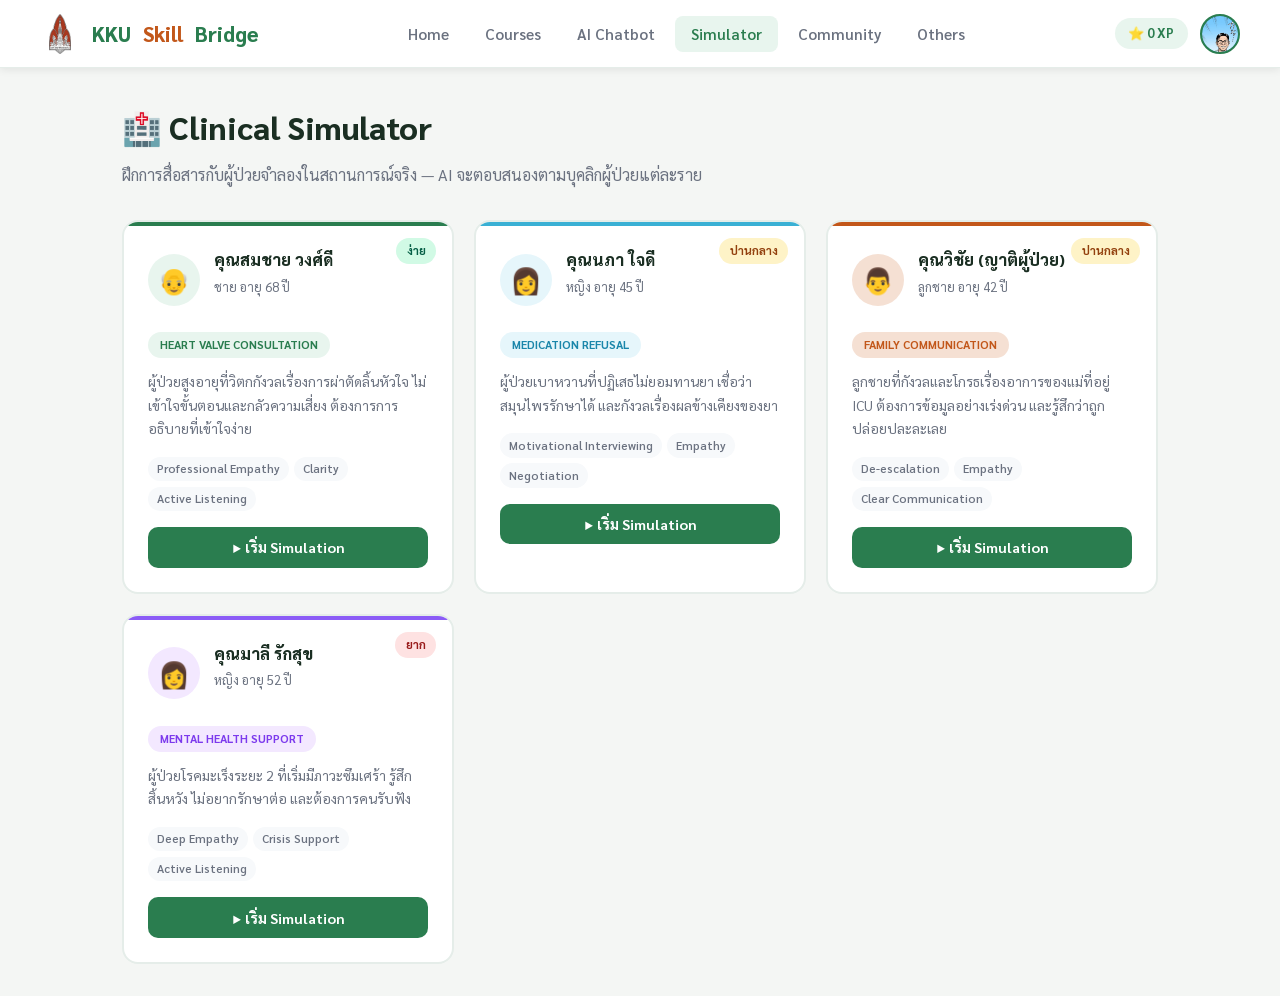
<file: simulator.html>
<!DOCTYPE html>
<html lang="th">
<head>
  <meta charset="UTF-8" />
  <meta name="viewport" content="width=device-width, initial-scale=1.0" />
  <title>Clinical Simulator — KKU SkillBridge</title>
  <link rel="preconnect" href="https://fonts.googleapis.com" />
  <link href="https://fonts.googleapis.com/css2?family=Sarabun:wght@400;600;700;800;900&display=swap" rel="stylesheet" />
  <link rel="stylesheet" href="css/style.css" />
  <style>
    body { background: #f4f6f4; }

    /* ===== Scenario Select ===== */
    .scenario-select-page {
      max-width: 1100px; margin: 2rem auto; padding: 0 2rem;
    }
    .scenario-select-page h1 { font-size: 2rem; font-weight: 900; margin-bottom: 0.4rem; }
    .scenario-select-page p { color: var(--grey-text); margin-bottom: 2rem; }
    .scenario-grid {
      display: grid;
      grid-template-columns: repeat(auto-fill, minmax(300px, 1fr));
      gap: 1.25rem;
    }
    .scenario-card {
      background: white;
      border-radius: 16px;
      border: 2px solid #e5ede9;
      padding: 1.5rem;
      cursor: pointer;
      transition: var(--transition);
      position: relative;
      overflow: hidden;
    }
    .scenario-card::before {
      content: '';
      position: absolute; top: 0; left: 0; right: 0;
      height: 4px;
    }
    .scenario-card.green::before  { background: var(--green); }
    .scenario-card.blue::before   { background: var(--blue); }
    .scenario-card.orange::before { background: var(--orange); }
    .scenario-card.purple::before { background: #8b5cf6; }
    .scenario-card:hover { transform: translateY(-5px); box-shadow: var(--shadow); border-color: var(--green); }
    .scenario-patient {
      display: flex; align-items: center; gap: 0.85rem; margin-bottom: 1rem;
    }
    .patient-avatar {
      width: 52px; height: 52px; border-radius: 50%;
      display: flex; align-items: center; justify-content: center;
      font-size: 1.6rem; flex-shrink: 0;
    }
    .patient-avatar.green  { background: var(--green-pale); }
    .patient-avatar.blue   { background: var(--blue-light); }
    .patient-avatar.orange { background: var(--orange-light); }
    .patient-avatar.purple { background: #f3e8ff; }
    .patient-info h3 { font-size: 1rem; font-weight: 800; margin-bottom: 0.15rem; }
    .patient-info .sub { font-size: 0.8rem; color: var(--grey-text); }
    .case-tag {
      display: inline-block;
      padding: 0.2rem 0.75rem; border-radius: 100px;
      font-size: 0.72rem; font-weight: 700;
      margin-bottom: 0.75rem;
    }
    .case-tag.green  { background: var(--green-pale); color: var(--green); }
    .case-tag.blue   { background: var(--blue-light); color: #1a86aa; }
    .case-tag.orange { background: var(--orange-light); color: var(--orange); }
    .case-tag.purple { background: #f3e8ff; color: #7c3aed; }
    .scenario-card p { font-size: 0.87rem; color: var(--grey-text); margin-bottom: 1rem; }
    .skill-tags { display: flex; gap: 0.35rem; flex-wrap: wrap; }
    .skill-tag {
      font-size: 0.72rem; padding: 0.15rem 0.55rem;
      border-radius: 100px; background: var(--grey-bg); color: var(--grey-text);
      font-weight: 600;
    }
    .difficulty {
      position: absolute; top: 1rem; right: 1rem;
      font-size: 0.72rem; font-weight: 700;
      padding: 0.2rem 0.65rem; border-radius: 100px;
    }
    .diff-easy   { background: #d1fae5; color: #065f46; }
    .diff-medium { background: #fef3c7; color: #92400e; }
    .diff-hard   { background: #fee2e2; color: #991b1b; }
    .start-btn {
      display: flex; align-items: center; justify-content: center; gap: 0.4rem;
      width: 100%; padding: 0.7rem; border-radius: 10px;
      background: var(--green); color: white;
      border: none; font-family: inherit; font-size: 0.9rem;
      font-weight: 700; cursor: pointer; margin-top: 1rem;
      transition: var(--transition);
    }
    .start-btn:hover { background: var(--green-light); }

    /* ===== Simulator Page ===== */
    .sim-page {
      display: none;
      max-width: 1100px; margin: 1.5rem auto; padding: 0 2rem;
    }
    .sim-page.active { display: flex; gap: 1.5rem; align-items: flex-start; }
    .sim-main { flex: 1; min-width: 0; }
    .sim-sidebar { width: 300px; flex-shrink: 0; display: flex; flex-direction: column; gap: 1rem; }

    /* Patient header */
    .patient-header {
      background: white; border-radius: 16px;
      padding: 1rem 1.25rem;
      display: flex; align-items: center; gap: 1rem;
      box-shadow: var(--shadow-sm); border: 1px solid #edf2ef;
      margin-bottom: 1rem; flex-wrap: wrap; gap: 0.75rem;
    }
    .patient-header .avatar {
      width: 44px; height: 44px; border-radius: 50%;
      display: flex; align-items: center; justify-content: center;
      font-size: 1.4rem; flex-shrink: 0;
    }
    .patient-header h3 { font-size: 1rem; font-weight: 800; margin-bottom: 0.15rem; }
    .patient-header .xp-badge {
      display: flex; align-items: center; gap: 0.4rem;
      background: var(--green-pale); color: var(--green);
      padding: 0.3rem 0.85rem; border-radius: 100px;
      font-size: 0.82rem; font-weight: 700;
      margin-left: auto;
    }
    .end-btn {
      display: flex; align-items: center; gap: 0.4rem;
      padding: 0.45rem 1rem; border-radius: 8px;
      border: 1.5px solid #e5ede9; background: white;
      font-size: 0.85rem; font-weight: 600; color: var(--grey-text);
      cursor: pointer; transition: var(--transition); font-family: inherit;
    }
    .end-btn:hover { border-color: var(--orange); color: var(--orange); background: var(--orange-light); }

    /* Chat box */
    .sim-chat-box {
      background: white; border-radius: 16px;
      border: 1px solid #edf2ef; box-shadow: var(--shadow-sm);
      height: 460px; overflow-y: auto;
      padding: 1.25rem; display: flex; flex-direction: column; gap: 1rem;
    }
    .sim-msg { display: flex; gap: 0.75rem; max-width: 80%; }
    .sim-msg.user { align-self: flex-end; flex-direction: row-reverse; }
    .sim-avatar {
      width: 36px; height: 36px; border-radius: 50%;
      display: flex; align-items: center; justify-content: center;
      font-size: 1.1rem; flex-shrink: 0;
    }
    .sim-msg.patient .sim-avatar { background: #e5ede9; }
    .sim-msg.user .sim-avatar { background: var(--green-pale); overflow:hidden; }
    .sim-msg.user .sim-avatar img { width:100%;height:100%;object-fit:cover;object-position:top;border-radius:50%; }
    .sim-bubble {
      padding: 0.85rem 1.1rem;
      border-radius: 16px;
      font-size: 0.92rem; line-height: 1.65;
    }
    .sim-msg.patient .sim-bubble {
      background: #f0f7f2;
      border-bottom-left-radius: 4px;
      color: var(--dark);
    }
    .sim-msg.user .sim-bubble {
      background: var(--green);
      color: white;
      border-bottom-right-radius: 4px;
    }
    .sim-time { font-size: 0.7rem; color: var(--grey-text); margin-top: 0.25rem; }
    .sim-msg.user .sim-time { text-align: right; }

    /* Input */
    .sim-input-wrap {
      display: flex; gap: 0.75rem; margin-top: 0.85rem; align-items: flex-end;
    }
    .sim-input {
      flex: 1; border: 2px solid #e5ede9; border-radius: 14px;
      padding: 0.85rem 1.1rem; font-size: 0.93rem;
      font-family: inherit; resize: none; outline: none;
      transition: var(--transition); min-height: 52px; max-height: 120px;
      background: white;
    }
    .sim-input:focus { border-color: var(--green); }
    .sim-send {
      width: 48px; height: 48px; border-radius: 14px;
      background: var(--green); color: white; border: none;
      cursor: pointer; font-size: 1.1rem;
      display: flex; align-items: center; justify-content: center;
      transition: var(--transition); flex-shrink: 0;
    }
    .sim-send:hover { background: var(--green-light); transform: scale(1.05); }

    /* Sidebar cards */
    .sim-card {
      background: white; border-radius: 16px;
      border: 1px solid #edf2ef; box-shadow: var(--shadow-sm);
      padding: 1.25rem;
    }
    .sim-card h4 {
      font-size: 0.88rem; font-weight: 700;
      display: flex; align-items: center; gap: 0.5rem;
      margin-bottom: 1rem; color: var(--dark);
    }
    .info-row { display: flex; gap: 0.5rem; margin-bottom: 0.6rem; font-size: 0.87rem; }
    .info-label { font-weight: 700; color: var(--dark); min-width: 60px; flex-shrink: 0; }
    .info-val { color: var(--grey-text); }
    .skill-focus-list { display: flex; flex-direction: column; gap: 0.4rem; }
    .skill-focus-item {
      display: flex; align-items: center; gap: 0.5rem;
      font-size: 0.85rem; padding: 0.45rem 0.65rem;
      background: var(--green-pale); border-radius: 8px; color: var(--green); font-weight: 600;
    }
    .hint-list { display: flex; flex-direction: column; gap: 0.4rem; }
    .hint-item {
      font-size: 0.82rem; color: var(--grey-text);
      padding: 0.35rem 0; border-bottom: 1px solid #f0f4f2;
      display: flex; gap: 0.4rem;
    }

    /* Feedback Modal */
    .feedback-modal {
      display: none; position: fixed; inset: 0;
      background: rgba(0,0,0,0.5); z-index: 5000;
      align-items: center; justify-content: center;
      backdrop-filter: blur(4px);
    }
    .feedback-modal.open { display: flex; }
    .feedback-box {
      background: white; border-radius: 20px;
      padding: 2.25rem; max-width: 580px; width: 90%;
      max-height: 85vh; overflow-y: auto;
      box-shadow: 0 24px 64px rgba(0,0,0,0.2);
    }
    .feedback-box h2 { font-size: 1.4rem; font-weight: 900; margin-bottom: 0.3rem; }
    .feedback-box .sub { font-size: 0.88rem; color: var(--grey-text); margin-bottom: 1.5rem; }
    .score-row {
      display: flex; gap: 1rem; margin-bottom: 1.5rem;
    }
    .score-item {
      flex: 1; text-align: center; padding: 1rem;
      border-radius: 12px; background: var(--grey-bg);
    }
    .score-item .num { font-size: 1.75rem; font-weight: 900; color: var(--green); }
    .score-item .lbl { font-size: 0.78rem; color: var(--grey-text); margin-top: 0.15rem; }
    .feedback-section { margin-bottom: 1.25rem; }
    .feedback-section h4 { font-size: 0.92rem; font-weight: 700; margin-bottom: 0.6rem; }
    .feedback-point {
      display: flex; gap: 0.65rem; align-items: flex-start;
      font-size: 0.87rem; color: var(--grey-text);
      padding: 0.5rem 0; border-bottom: 1px solid #f0f4f2;
    }
    .feedback-point:last-child { border-bottom: none; }
    .fp-icon { flex-shrink: 0; font-size: 1rem; }
    .skill-score-bar { margin-bottom: 0.85rem; }
    .skill-score-bar .label { display: flex; justify-content: space-between; font-size: 0.83rem; margin-bottom: 0.3rem; font-weight: 600; }
    .bar-track { height: 8px; background: #e5ede9; border-radius: 10px; overflow: hidden; }
    .bar-fill { height: 100%; border-radius: 10px; background: var(--green); transition: width 0.8s ease; }

    @media(max-width:800px) {
      .sim-page.active { flex-direction: column; }
      .sim-sidebar { width: 100%; }
      .scenario-grid { grid-template-columns: 1fr; }
      .sim-page, .scenario-select-page { padding: 0 1rem; }
    }
  </style>
</head>
<body>

<nav class="navbar">
  <a href="index.html" class="navbar-brand">
    <img src="assets/KKU-logo.png" alt="KKU" class="logo-img" onerror="this.outerHTML='<div class=\'logo-icon\'>🌿</div>'" />
    KKU <span class="accent">Skill</span>Bridge
  </a>
  <div class="hamburger"><span></span><span></span><span></span></div>
  <ul class="nav-links">
    <li><a href="index.html">Home</a></li>
    <li><a href="courses.html">Courses</a></li>
    <li><a href="chatbot.html">AI Chatbot</a></li>
    <li><a href="simulator.html" class="active">Simulator</a></li>
    <li><a href="community.html">Community</a></li>
    <li><a href="others.html">Others</a></li>
  </ul>
  <div class="nav-right" style="display:flex;align-items:center;gap:0.75rem">
    <div style="background:var(--green-pale);color:var(--green);padding:0.3rem 0.85rem;border-radius:100px;font-size:0.82rem;font-weight:700" id="xpBadge">⭐ 0 XP</div>
    <div style="position:relative">
      <button class="btn-profile" id="profileBtn">
        <img src="assets/avatar.png" alt="Profile" onerror="this.outerHTML='👤'" />
      </button>
      <div class="dropdown-menu" id="dropdownMenu">
        <a href="profile.html">👤 &nbsp;ข้อมูลบัญชี</a>
        <a href="profile.html#courses">📚 &nbsp;คอร์สของฉัน</a>
        <a href="profile.html#roadmap">🗺 &nbsp;Roadmap ของฉัน</a>
        <div class="divider"></div>
        <a href="others.html">❓ &nbsp;Help Center</a>
      </div>
    </div>
  </div>
</nav>

<!-- ===== SCENARIO SELECT ===== -->
<div class="scenario-select-page" id="scenarioSelect">
  <h1>🏥 Clinical Simulator</h1>
  <p>ฝึกการสื่อสารกับผู้ป่วยจำลองในสถานการณ์จริง — AI จะตอบสนองตามบุคลิกผู้ป่วยแต่ละราย</p>

  <div class="scenario-grid">

    <div class="scenario-card green" onclick="startScenario('somchai')">
      <span class="difficulty diff-easy">ง่าย</span>
      <div class="scenario-patient">
        <div class="patient-avatar green">👴</div>
        <div class="patient-info">
          <h3>คุณสมชาย วงศ์ดี</h3>
          <p class="sub">ชาย อายุ 68 ปี</p>
        </div>
      </div>
      <span class="case-tag green">HEART VALVE CONSULTATION</span>
      <p>ผู้ป่วยสูงอายุที่วิตกกังวลเรื่องการผ่าตัดลิ้นหัวใจ ไม่เข้าใจขั้นตอนและกลัวความเสี่ยง ต้องการการอธิบายที่เข้าใจง่าย</p>
      <div class="skill-tags">
        <span class="skill-tag">Professional Empathy</span>
        <span class="skill-tag">Clarity</span>
        <span class="skill-tag">Active Listening</span>
      </div>
      <button class="start-btn">▶ เริ่ม Simulation</button>
    </div>

    <div class="scenario-card blue" onclick="startScenario('napa')">
      <span class="difficulty diff-medium">ปานกลาง</span>
      <div class="scenario-patient">
        <div class="patient-avatar blue">👩</div>
        <div class="patient-info">
          <h3>คุณนภา ใจดี</h3>
          <p class="sub">หญิง อายุ 45 ปี</p>
        </div>
      </div>
      <span class="case-tag blue">MEDICATION REFUSAL</span>
      <p>ผู้ป่วยเบาหวานที่ปฏิเสธไม่ยอมทานยา เชื่อว่าสมุนไพรรักษาได้ และกังวลเรื่องผลข้างเคียงของยา</p>
      <div class="skill-tags">
        <span class="skill-tag">Motivational Interviewing</span>
        <span class="skill-tag">Empathy</span>
        <span class="skill-tag">Negotiation</span>
      </div>
      <button class="start-btn">▶ เริ่ม Simulation</button>
    </div>

    <div class="scenario-card orange" onclick="startScenario('family')">
      <span class="difficulty diff-medium">ปานกลาง</span>
      <div class="scenario-patient">
        <div class="patient-avatar orange">👨</div>
        <div class="patient-info">
          <h3>คุณวิชัย (ญาติผู้ป่วย)</h3>
          <p class="sub">ลูกชาย อายุ 42 ปี</p>
        </div>
      </div>
      <span class="case-tag orange">FAMILY COMMUNICATION</span>
      <p>ลูกชายที่กังวลและโกรธเรื่องอาการของแม่ที่อยู่ ICU ต้องการข้อมูลอย่างเร่งด่วน และรู้สึกว่าถูกปล่อยปละละเลย</p>
      <div class="skill-tags">
        <span class="skill-tag">De-escalation</span>
        <span class="skill-tag">Empathy</span>
        <span class="skill-tag">Clear Communication</span>
      </div>
      <button class="start-btn">▶ เริ่ม Simulation</button>
    </div>

    <div class="scenario-card purple" onclick="startScenario('mali')">
      <span class="difficulty diff-hard">ยาก</span>
      <div class="scenario-patient">
        <div class="patient-avatar purple">👩</div>
        <div class="patient-info">
          <h3>คุณมาลี รักสุข</h3>
          <p class="sub">หญิง อายุ 52 ปี</p>
        </div>
      </div>
      <span class="case-tag purple">MENTAL HEALTH SUPPORT</span>
      <p>ผู้ป่วยโรคมะเร็งระยะ 2 ที่เริ่มมีภาวะซึมเศร้า รู้สึกสิ้นหวัง ไม่อยากรักษาต่อ และต้องการคนรับฟัง</p>
      <div class="skill-tags">
        <span class="skill-tag">Deep Empathy</span>
        <span class="skill-tag">Crisis Support</span>
        <span class="skill-tag">Active Listening</span>
      </div>
      <button class="start-btn">▶ เริ่ม Simulation</button>
    </div>

  </div>
</div>

<!-- ===== SIMULATOR ===== -->
<div class="sim-page" id="simPage">

  <!-- Main Chat -->
  <div class="sim-main">
    <!-- Patient Header -->
    <div class="patient-header">
      <div class="avatar" id="simAvatar">👴</div>
      <div>
        <h3 id="simPatientName">คุณสมชาย วงศ์ดี</h3>
        <div id="simCaseTag" style="display:inline-block;margin-top:0.2rem"></div>
      </div>
      <div class="xp-badge" id="simXP">⭐ 0 XP</div>
      <button class="end-btn" onclick="endSession()">✦ End &amp; Feedback</button>
    </div>

    <!-- Chat -->
    <div class="sim-chat-box" id="simChat"></div>

    <!-- Input -->
    <div class="sim-input-wrap">
      <textarea class="sim-input" id="simInput" rows="1" placeholder="พิมพ์คำตอบในฐานะบุคลากรทางการแพทย์... (Enter เพื่อส่ง)"></textarea>
      <button class="sim-send" onclick="simSend()">➤</button>
    </div>
    <p style="font-size:0.78rem;color:var(--grey-text);margin-top:0.5rem;text-align:center">💡 Shift+Enter = ขึ้นบรรทัดใหม่ | ตอบสนองด้วยความเห็นอกเห็นใจและเป็นมืออาชีพ</p>
  </div>

  <!-- Sidebar -->
  <div class="sim-sidebar">
    <!-- Scenario Context -->
    <div class="sim-card">
      <h4>ℹ️ Scenario Context</h4>
      <div class="info-row"><span class="info-label">ผู้ป่วย:</span><span class="info-val" id="ctxName">—</span></div>
      <div class="info-row"><span class="info-label">Case:</span><span class="info-val" id="ctxCase">—</span></div>
      <div class="info-row"><span class="info-label">เป้าหมาย:</span><span class="info-val" id="ctxGoal">—</span></div>
      <div class="info-row"><span class="info-label">พื้นหลัง:</span><span class="info-val" id="ctxBg">—</span></div>
    </div>

    <!-- Soft Skill Focus -->
    <div class="sim-card">
      <h4>🎯 Soft Skill Focus</h4>
      <div class="skill-focus-list" id="ctxSkills"></div>
    </div>

    <!-- Tips -->
    <div class="sim-card">
      <h4>💡 เทคนิคที่ควรใช้</h4>
      <div class="hint-list" id="ctxHints"></div>
    </div>

    <!-- Back -->
    <button onclick="backToSelect()" style="display:flex;align-items:center;gap:0.5rem;background:white;border:2px solid #e5ede9;border-radius:10px;padding:0.7rem 1rem;font-family:inherit;font-size:0.88rem;font-weight:600;color:var(--grey-text);cursor:pointer;width:100%;justify-content:center;transition:var(--transition)" onmouseover="this.style.borderColor='var(--green)';this.style.color='var(--green)'" onmouseout="this.style.borderColor='#e5ede9';this.style.color='var(--grey-text)'">
      ← เลือก Scenario อื่น
    </button>
  </div>
</div>

<!-- ===== FEEDBACK MODAL ===== -->
<div class="feedback-modal" id="feedbackModal">
  <div class="feedback-box">
    <h2>📊 ผลการ Simulation</h2>
    <p class="sub" id="fbPatientName">คุณสมชาย — Heart Valve Consultation</p>

    <div class="score-row">
      <div class="score-item">
        <div class="num" id="fbScore">85</div>
        <div class="lbl">คะแนนรวม</div>
      </div>
      <div class="score-item">
        <div class="num" id="fbTurns">—</div>
        <div class="lbl">รอบสนทนา</div>
      </div>
      <div class="score-item">
        <div class="num" style="color:var(--green)" id="fbXP">+50</div>
        <div class="lbl">XP ที่ได้รับ</div>
      </div>
    </div>

    <!-- Skill Scores -->
    <div class="feedback-section">
      <h4>📈 คะแนนแต่ละ Soft Skill</h4>
      <div id="fbSkillBars"></div>
    </div>

    <!-- Strengths -->
    <div class="feedback-section">
      <h4>✅ จุดเด่น</h4>
      <div id="fbStrengths"></div>
    </div>

    <!-- Improve -->
    <div class="feedback-section">
      <h4>🔧 ควรพัฒนา</h4>
      <div id="fbImprove"></div>
    </div>

    <div style="display:flex;gap:0.75rem;flex-wrap:wrap;margin-top:0.5rem">
      <button class="btn btn-green" onclick="closeFeedback()">▶ ลอง Scenario อื่น</button>
      <a href="chatbot.html" class="btn" style="background:var(--blue-light);color:#1a86aa">🤖 ฝึกต่อกับ AI</a>
    </div>
  </div>
</div>

<script src="js/main.js"></script>
<script>
// ===== Scenario Data =====
const scenarios = {
  somchai: {
    name: 'คุณสมชาย วงศ์ดี', emoji: '👴', color: 'green',
    caseTag: 'HEART VALVE CONSULTATION', caseColor: 'green',
    case: 'Heart Valve Consultation',
    goal: 'อธิบายการผ่าตัดลิ้นหัวใจให้ผู้ป่วยสูงอายุที่กังวล พร้อมตอบข้อสงสัยด้วยความเห็นอกเห็นใจ',
    bg: 'ผู้ป่วยสูงอายุ ไม่ค่อยเข้าใจคำทางการแพทย์ มีโรคประจำตัว DM, HT กังวลเรื่องการดมยาสลบและการฟื้นตัว',
    skills: ['Professional Empathy', 'Clarity & Conciseness', 'Active Listening'],
    hints: ['ใช้ภาษาง่าย หลีกเลี่ยงคำศัพท์ทางการแพทย์', 'รับฟังความกังวลก่อนให้ข้อมูล', 'ถามว่าเข้าใจหรือมีคำถามไหมหลังอธิบาย', 'แสดงความเข้าใจในความกลัวของผู้ป่วย'],
    opener: 'สวัสดีครับ... คุณหมอ... ผมยังไม่ค่อยเข้าใจเลยนะครับ เรื่องลิ้นหัวใจนี่... มันต้องผ่าตัดจริงๆ เหรอ? ผมกลัวมากเลยครับ',
    responses: [
      { keys: ['กลัว','ใจเย็น','ไม่ต้องกลัว','เข้าใจ','รับฟัง'], reply: 'ขอบคุณที่รับฟังนะครับ... แต่ผมยังกังวลอยู่เรื่องการดมยาสลบ ได้ยินว่ามีความเสี่ยงสูงสำหรับคนสูงอายุ จริงไหมครับ?' },
      { keys: ['ดมยา','ยาสลบ','ความเสี่ยง','วิสัญญี','อธิบาย'], reply: 'อ๋อ... แบบนั้นเองครับ ขอบคุณที่อธิบาย แต่ว่า... หลังผ่าตัดแล้ว ผมจะฟื้นตัวได้เร็วแค่ไหนครับ? ผมยังอยากดูแลสวนที่บ้านอยู่นะ' },
      { keys: ['ฟื้นตัว','พักฟื้น','กลับบ้าน','ดูแล'], reply: 'โอ้โห นานขนาดนั้นเลยเหรอครับ... แต่ก็โอเคครับ ถ้ามันทำให้หายได้ก็คุ้ม แล้วค่าใช้จ่ายล่ะครับ? ผมกังวลเรื่องเงินอยู่นิดหน่อย' },
      { keys: ['เงิน','ค่าใช้จ่าย','ประกัน','สิทธิ์','ค่ารักษา'], reply: 'ดีใจมากเลยครับ ที่มีสิทธิ์ช่วย... ขอบคุณที่อธิบายทุกอย่างนะครับคุณหมอ ผมรู้สึกดีขึ้นมากเลย แต่ขอคิดคุยกับลูกก่อนได้ไหมครับ?' },
      { keys: ['ลูก','ครอบครัว','ญาติ','คิด','ตัดสิน'], reply: 'ได้ครับ ขอบคุณมากนะครับ คุณหมอพูดให้กำลังใจผมมากเลย ผมจะลองคุยกับลูกและรีบตัดสินใจนะครับ' },
    ],
    defaultReply: 'ขอบคุณนะครับคุณหมอ... แต่ผมยังมีคำถามอีกนิดนึงครับ เรื่องหลังผ่าตัดต้องปฏิบัติตัวอย่างไรบ้างครับ?',
  },
  napa: {
    name: 'คุณนภา ใจดี', emoji: '👩', color: 'blue',
    caseTag: 'MEDICATION REFUSAL', caseColor: 'blue',
    case: 'Medication Refusal — Diabetes',
    goal: 'โน้มน้าวให้ผู้ป่วยยอมรับการรักษาด้วยยา โดยเคารพความเชื่อและให้ข้อมูลที่ถูกต้อง',
    bg: 'ผู้ป่วยเบาหวาน HbA1c 9.5% หยุดยาเองมา 3 เดือน หันมาดื่มสมุนไพร เชื่อว่ายาทำให้ไตเสีย',
    skills: ['Motivational Interviewing', 'Non-judgmental Communication', 'Health Education'],
    hints: ['อย่าตัดสินหรือดุความเชื่อผู้ป่วย', 'ถามว่าทำไมถึงเลือกสมุนไพร (เหตุผลเบื้องหลัง)', 'ใช้หลัก "ฟัง-ยอมรับ-สะท้อน-วางแผน"', 'เสนอทางเลือกที่เป็นไปได้ร่วมกัน'],
    opener: 'หนูไม่ยอมกินยานะคะ หนูกลัวว่ายาจะทำให้ไตเสีย เพื่อนบอกว่าสมุนไพรดีกว่า ปลอดภัยกว่า หนูกินมา 3 เดือนแล้วรู้สึกดีด้วยนะคะ',
    responses: [
      { keys: ['เข้าใจ','รับฟัง','ห่วง','กังวล','ไม่ตัดสิน'], reply: 'อ๋อ คุณหมอไม่ว่าหนูหรอนะคะ? ก็ดีนะคะ... แต่หนูก็ยังกลัวอยู่นะคะ เพราะอา หนูกินยาแล้วไตวายค่ะ' },
      { keys: ['ไต','ยา','ผลข้างเคียง','อธิบาย','ความเสี่ยง','ข้อมูล'], reply: 'ถ้าแบบนั้น... แต่สมุนไพรที่หนูกินอยู่มันไม่เป็นไรเหรอคะ? คนขายบอกว่าปลอดภัย 100% ค่ะ' },
      { keys: ['สมุนไพร','หลักฐาน','วิจัย','ทดสอบ','ข้อมูล'], reply: 'โอ้... หนูไม่รู้เลยนะคะว่าแบบนั้น แล้วถ้าหนูจะลองกลับมากินยา แต่ยังกังวลอยู่ล่ะคะ ทำได้ไหมคะ?' },
      { keys: ['ลอง','เริ่ม','ค่อยๆ','ติดตาม','ตรวจ'], reply: 'งั้นหนูขอลองดูนะคะ แต่ถ้ามีอาการแปลกๆ หนูโทรมาหาคุณหมอได้เลยใช่ไหมคะ?' },
      { keys: ['โทร','ติดต่อ','มาหา','นัด','ฉุกเฉิน'], reply: 'ขอบคุณมากเลยนะคะคุณหมอ หนูรู้สึกดีขึ้นมากค่ะ คิดว่าจะลองกลับมากินยาดูค่ะ ขอบคุณที่รับฟังนะคะ' },
    ],
    defaultReply: 'แต่หนูก็ยังไม่แน่ใจนะคะ... คุณหมอมีหลักฐานว่ายาปลอดภัยไหมคะ?',
  },
  family: {
    name: 'คุณวิชัย (ลูกชายผู้ป่วย)', emoji: '😤', color: 'orange',
    caseTag: 'FAMILY COMMUNICATION', caseColor: 'orange',
    case: 'Angry Family Member — ICU',
    goal: 'ลดความตึงเครียดของญาติ ให้ข้อมูลอย่างครบถ้วน และสร้างความไว้วางใจ',
    bg: 'แม่ของผู้ป่วยอยู่ใน ICU หลังผ่าตัดฉุกเฉิน ลูกชายรอมา 6 ชั่วโมง ไม่มีใครอัปเดต รู้สึกโกรธและกังวลมาก',
    skills: ['De-escalation', 'Empathetic Listening', 'Transparent Communication'],
    hints: ['อย่าตอบโต้ความโกรธด้วยความโกรธ', 'ยอมรับว่าเขารอนาน และมีสิทธิ์รู้สึกแบบนั้น', 'ให้ข้อมูลที่ชัดเจนและซื่อสัตย์', 'เสนอที่นั่งและน้ำ — แสดงความใส่ใจ'],
    opener: 'แม่ผมอยู่ใน ICU มา 6 ชั่วโมงแล้ว! ไม่มีใครมาบอกผมเลยว่าเกิดอะไรขึ้น! ผมต้องรู้ตอนนี้เลย! ทำไมถึงปล่อยให้ผมรออย่างนี้!',
    responses: [
      { keys: ['ขอโทษ','เข้าใจ','รอนาน','กังวล','รับฟัง'], reply: 'โอเค... ผมรู้ว่าคุณหมอคงยุ่งนะ แต่แม่ผมเป็นยังไงบ้าง? อาการดีขึ้นไหม? ผมกลัวมากเลย' },
      { keys: ['แม่','อาการ','ผ่าตัด','ICU','stable'], reply: 'Stable... นั่นแปลว่าอะไรครับ? อธิบายให้ผมเข้าใจได้ไหม? ผมไม่ใช่คนทางการแพทย์ครับ' },
      { keys: ['อธิบาย','แปลว่า','หมายความ','ภาษา'], reply: 'อ๋อ... โอเค ผมเข้าใจแล้วครับ แล้วผมจะเข้าเยี่ยมได้เมื่อไหร่ครับ? ผมอยากเห็นแม่' },
      { keys: ['เยี่ยม','เข้าไป','พบ','เวลา','กี่โมง'], reply: 'ได้ครับ ขอบคุณนะครับ... ผมขอโทษที่พูดจาไม่ดีด้วยนะครับ ผมแค่กังวลมากเลย' },
      { keys: ['ไม่เป็นไร','เข้าใจ','ห่วง','รักแม่'], reply: 'ขอบคุณมากครับ คุณหมอใจดีมากเลย ผมจะรอเยี่ยมแม่ตามเวลาที่บอกนะครับ' },
    ],
    defaultReply: 'แล้วมีอะไรที่ผมต้องเตรียมหรือทำอะไรเพิ่มเติมไหมครับ?',
  },
  mali: {
    name: 'คุณมาลี รักสุข', emoji: '😔', color: 'purple',
    caseTag: 'MENTAL HEALTH SUPPORT', caseColor: 'purple',
    case: 'Depression — Cancer Patient',
    goal: 'รับฟังด้วยความเห็นอกเห็นใจ ประเมินความเสี่ยง และให้กำลังใจอย่างเหมาะสม',
    bg: 'ผู้ป่วยมะเร็งเต้านม Stage 2 รักษามา 8 เดือน เริ่มมีอาการซึมเศร้า ไม่อยากสู้ต่อ นอนไม่หลับ กินข้าวไม่ได้',
    skills: ['Deep Empathy', 'Suicide Risk Assessment', 'Hope Instillation'],
    hints: ['ฟังก่อน อย่าพยายามแก้ปัญหาทันที', 'อย่าพูดว่า "คุณต้องสู้นะ" — มันกดดัน', 'ถามตรงๆ เรื่อง Self-harm หากสงสัย', 'ช่วยหาความหมายและสิ่งที่ยังมีคุณค่า'],
    opener: 'หนูไม่อยากสู้ต่อแล้วนะคะ... มันเหนื่อยมากเลย เคมีบำบัดแต่ละครั้งมันทรมานมาก หนูไม่รู้ว่ายังคุ้มอยู่ไหมที่จะทนต่อ',
    responses: [
      { keys: ['รับฟัง','เข้าใจ','เหนื่อย','ยากมาก','ไม่ตัดสิน'], reply: 'ขอบคุณที่รับฟังนะคะ... ไม่ค่อยมีใครฟังหนูแบบนี้เลย หนูรู้สึกโดดเดี่ยวมากเลยค่ะ ลูกๆ ก็ยุ่ง ไม่มีเวลา' },
      { keys: ['โดดเดี่ยว','ครอบครัว','ลูก','คนอื่น','ไม่เข้าใจ'], reply: 'บางทีหนูคิดว่า... ถ้าหนูไม่อยู่แล้ว ทุกคนก็คงจะสบายขึ้นนะคะ... คุณหมอคิดว่าหนูคิดผิดไหมคะ?' },
      { keys: ['ไม่คิดผิด','รู้สึก','ห่วง','สำคัญ','มีคุณค่า','ถาม'], reply: 'คุณหมอถามเรื่องอยากทำร้ายตัวเองไหม... หนูไม่ได้คิดแบบนั้นนะคะ แค่รู้สึกว่ามันไม่มีความหวัง' },
      { keys: ['ความหวัง','อนาคต','สิ่งดี','เหตุผล','มีชีวิต'], reply: 'ลูกสาวหนูนะคะ... หนูอยากเห็นเขาแต่งงานค่ะ นั่นแหละที่ทำให้หนูยังอยู่ต่อได้' },
      { keys: ['ลูกสาว','ครอบครัว','เหตุผล','สู้','เพื่อ'], reply: 'ขอบคุณมากนะคะคุณหมอ... หนูรู้สึกดีขึ้นหน่อยเลยค่ะ หนูขอนัดคุยอีกครั้งได้ไหมคะ?' },
    ],
    defaultReply: 'หนูเหนื่อยมากเลยค่ะ... ไม่รู้จะอธิบายยังไงดี',
  },
};

let currentScenario = null;
let sessionTurns = 0;
let sessionXP = 0;
let responseIndex = 0;
let usedResponses = new Set();

function getTime() {
  return new Date().toLocaleTimeString('th-TH', { hour: '2-digit', minute: '2-digit' });
}

function addMsg(text, role) {
  const chat = document.getElementById('simChat');
  const s = currentScenario;
  const div = document.createElement('div');
  div.className = `sim-msg ${role}`;
  div.innerHTML = `
    <div class="sim-avatar">${role === 'patient' ? s.emoji : `<img src="assets/avatar.png" alt="" onerror="this.outerHTML='👤'">`}</div>
    <div>
      <div class="sim-bubble">${text.replace(/\n/g,'<br>')}</div>
      <div class="sim-time">${getTime()}</div>
    </div>`;
  chat.appendChild(div);
  chat.scrollTop = chat.scrollHeight;
}

function showTyping() {
  const chat = document.getElementById('simChat');
  const s = currentScenario;
  const div = document.createElement('div');
  div.className = 'sim-msg patient'; div.id = 'typingDot';
  div.innerHTML = `<div class="sim-avatar">${s.emoji}</div><div><div class="sim-bubble"><div class="typing-indicator"><div class="typing-dot"></div><div class="typing-dot"></div><div class="typing-dot"></div></div></div></div>`;
  chat.appendChild(div);
  chat.scrollTop = chat.scrollHeight;
}

function getPatientReply(input) {
  const lower = input.toLowerCase();
  const s = currentScenario;
  for (const r of s.responses) {
    if (!usedResponses.has(r.reply) && r.keys.some(k => lower.includes(k))) {
      usedResponses.add(r.reply);
      return r.reply;
    }
  }
  const unused = s.responses.filter(r => !usedResponses.has(r.reply));
  if (unused.length > 0) {
    const r = unused[Math.floor(Math.random() * unused.length)];
    usedResponses.add(r.reply);
    return r.reply;
  }
  return s.defaultReply;
}

function awardXP(amount) {
  sessionXP += amount;
  document.getElementById('simXP').textContent = `⭐ ${sessionXP} XP`;
  document.getElementById('xpBadge').textContent = `⭐ ${sessionXP} XP`;
}

function simSend() {
  const input = document.getElementById('simInput');
  const text = input.value.trim();
  if (!text) return;
  addMsg(text, 'user');
  input.value = ''; input.style.height = 'auto';
  sessionTurns++;

  // Award XP per message
  const xpGain = text.length > 30 ? 15 : 8;
  awardXP(xpGain);

  showTyping();
  setTimeout(() => {
    document.getElementById('typingDot')?.remove();
    const reply = getPatientReply(text);
    addMsg(reply, 'patient');
  }, 1000 + Math.random() * 800);
}

function startScenario(id) {
  currentScenario = scenarios[id];
  sessionTurns = 0; sessionXP = 0; responseIndex = 0;
  usedResponses = new Set();
  const s = currentScenario;

  // Setup header
  document.getElementById('simAvatar').textContent = s.emoji;
  document.getElementById('simPatientName').textContent = s.name;
  document.getElementById('simXP').textContent = '⭐ 0 XP';
  document.getElementById('simCaseTag').innerHTML = `<span class="case-tag ${s.caseColor}" style="margin:0">${s.caseTag}</span>`;

  // Sidebar
  document.getElementById('ctxName').textContent = s.name;
  document.getElementById('ctxCase').textContent = s.case;
  document.getElementById('ctxGoal').textContent = s.goal;
  document.getElementById('ctxBg').textContent = s.bg;
  document.getElementById('ctxSkills').innerHTML = s.skills.map(sk => `<div class="skill-focus-item">• ${sk}</div>`).join('');
  document.getElementById('ctxHints').innerHTML = s.hints.map(h => `<div class="hint-item"><span class="fp-icon">💡</span>${h}</div>`).join('');

  // Clear chat
  document.getElementById('simChat').innerHTML = '';

  // Show sim page
  document.getElementById('scenarioSelect').style.display = 'none';
  document.getElementById('simPage').classList.add('active');

  // Opener message
  setTimeout(() => { addMsg(s.opener, 'patient'); }, 400);
}

function backToSelect() {
  document.getElementById('simPage').classList.remove('active');
  document.getElementById('scenarioSelect').style.display = '';
}

function endSession() {
  const s = currentScenario;
  const totalXP = sessionXP + 50;
  const score = Math.min(100, 55 + sessionTurns * 5 + Math.floor(Math.random() * 20));

  document.getElementById('fbPatientName').textContent = `${s.name} — ${s.case}`;
  document.getElementById('fbScore').textContent = score;
  document.getElementById('fbTurns').textContent = sessionTurns;
  document.getElementById('fbXP').textContent = `+${totalXP}`;
  awardXP(50);

  const skillScores = s.skills.map(sk => ({ name: sk, score: Math.min(100, 50 + Math.floor(Math.random() * 45)) }));
  document.getElementById('fbSkillBars').innerHTML = skillScores.map(sk => `
    <div class="skill-score-bar">
      <div class="label"><span>${sk.name}</span><span>${sk.score}%</span></div>
      <div class="bar-track"><div class="bar-fill" style="width:${sk.score}%"></div></div>
    </div>`).join('');

  const strengths = ['รับฟังผู้ป่วยก่อนให้ข้อมูล', 'ใช้ภาษาที่เข้าใจง่าย ไม่ซับซ้อน', 'ตอบสนองต่อความกังวลอย่างเหมาะสม'];
  const improve  = ['ควรสอบถามความเข้าใจผู้ป่วยมากกว่านี้', 'สามารถเพิ่ม Non-verbal cue ในการแสดงความเห็นอกเห็นใจ'];
  document.getElementById('fbStrengths').innerHTML = strengths.map(t => `<div class="feedback-point"><span class="fp-icon">✅</span><span>${t}</span></div>`).join('');
  document.getElementById('fbImprove').innerHTML = improve.map(t => `<div class="feedback-point"><span class="fp-icon">🔧</span><span>${t}</span></div>`).join('');

  document.getElementById('feedbackModal').classList.add('open');
}

function closeFeedback() {
  document.getElementById('feedbackModal').classList.remove('open');
  backToSelect();
}

// Input events
document.addEventListener('DOMContentLoaded', () => {
  const inp = document.getElementById('simInput');
  inp.addEventListener('keydown', e => { if (e.key === 'Enter' && !e.shiftKey) { e.preventDefault(); simSend(); } });
  inp.addEventListener('input', () => { inp.style.height = 'auto'; inp.style.height = Math.min(inp.scrollHeight, 120) + 'px'; });
});

window.startScenario = startScenario;
window.simSend = simSend;
window.endSession = endSession;
window.closeFeedback = closeFeedback;
window.backToSelect = backToSelect;
</script>
</body>
</html>
</file>
<file: css/style.css>
/* ========== CSS Variables ========== */
:root {
  --green:       #2a7d4f;
  --green-light: #3aa068;
  --green-pale:  #e8f5ee;
  --blue:        #3ab0d4;
  --blue-light:  #e6f6fb;
  --orange:      #c2571a;
  --orange-light:#f5e0d3;
  --white:       #ffffff;
  --grey-bg:     #f7f9fb;
  --grey-text:   #6b7280;
  --dark:        #1a2e22;
  --radius:      12px;
  --shadow:      0 4px 24px rgba(42,125,79,0.10);
  --shadow-sm:   0 2px 8px rgba(0,0,0,0.08);
  --transition:  0.25s ease;
}

/* ========== Reset ========== */
*, *::before, *::after { box-sizing: border-box; margin: 0; padding: 0; }
html { scroll-behavior: smooth; font-size: 16px; }
body {
  font-family: 'Sarabun', 'Segoe UI', sans-serif;
  background: var(--white);
  color: var(--dark);
  line-height: 1.7;
}
a { text-decoration: none; color: inherit; }
img { max-width: 100%; display: block; }
ul { list-style: none; }

/* ========== Navbar ========== */
.navbar {
  position: sticky;
  top: 0;
  z-index: 1000;
  background: var(--white);
  border-bottom: 1px solid #e5ede9;
  box-shadow: var(--shadow-sm);
  display: flex;
  align-items: center;
  justify-content: space-between;
  padding: 0 2.5rem;
  height: 68px;
}
.navbar-brand {
  display: flex;
  align-items: center;
  gap: 0.75rem;
  font-size: 1.3rem;
  font-weight: 800;
  color: var(--green);
}
.navbar-brand .logo-icon {
  width: 40px; height: 40px;
  background: linear-gradient(135deg, var(--green), var(--blue));
  border-radius: 10px;
  display: flex; align-items: center; justify-content: center;
  color: white; font-size: 1.2rem;
}
.navbar-brand .logo-img {
  width: 40px; height: 40px;
  object-fit: contain;
  border-radius: 6px;
}
.navbar-brand span.accent { color: var(--orange); }
.nav-links {
  display: flex;
  align-items: center;
  gap: 0.25rem;
}
.nav-links a {
  padding: 0.5rem 1rem;
  border-radius: 8px;
  font-weight: 600;
  font-size: 0.95rem;
  color: var(--grey-text);
  transition: var(--transition);
}
.nav-links a:hover, .nav-links a.active {
  background: var(--green-pale);
  color: var(--green);
}
.nav-right {
  display: flex;
  align-items: center;
  gap: 0.75rem;
}
.btn-profile {
  width: 40px; height: 40px;
  border-radius: 50%;
  background: linear-gradient(135deg, var(--green), var(--blue));
  color: white;
  border: 2px solid var(--green);
  cursor: pointer;
  font-size: 1rem;
  display: flex; align-items: center; justify-content: center;
  position: relative;
  transition: var(--transition);
  overflow: hidden;
  padding: 0;
}
.btn-profile:hover { transform: scale(1.05); box-shadow: 0 0 0 3px rgba(42,125,79,0.25); }
.btn-profile img { width: 100%; height: 100%; object-fit: cover; object-position: top; border-radius: 50%; }
.dropdown-menu {
  position: absolute;
  top: calc(100% + 8px);
  right: 0;
  background: var(--white);
  border-radius: var(--radius);
  box-shadow: 0 8px 32px rgba(0,0,0,0.14);
  min-width: 220px;
  padding: 0.5rem;
  display: none;
  z-index: 2000;
}
.dropdown-menu.open { display: block; }
.dropdown-menu a {
  display: flex; align-items: center; gap: 0.6rem;
  padding: 0.65rem 1rem;
  border-radius: 8px;
  font-size: 0.92rem;
  color: var(--dark);
  transition: var(--transition);
}
.dropdown-menu a:hover { background: var(--grey-bg); }
.dropdown-menu .divider { height: 1px; background: #eee; margin: 0.4rem 0; }
.hamburger {
  display: none;
  flex-direction: column;
  gap: 5px;
  cursor: pointer;
  padding: 4px;
}
.hamburger span { display: block; width: 24px; height: 2px; background: var(--dark); border-radius: 2px; transition: var(--transition); }

/* ========== Hero Section ========== */
.hero {
  position: relative;
  min-height: 520px;
  background: linear-gradient(135deg, var(--green) 0%, var(--blue) 100%);
  display: flex;
  align-items: center;
  overflow: hidden;
}
.hero-bg-pattern {
  position: absolute; inset: 0;
  background-image: radial-gradient(circle at 20% 80%, rgba(255,255,255,0.08) 0%, transparent 50%),
                    radial-gradient(circle at 80% 20%, rgba(255,255,255,0.06) 0%, transparent 50%);
}
.hero-content {
  position: relative;
  z-index: 1;
  padding: 4rem 2.5rem;
  max-width: 680px;
}
.hero-badge {
  display: inline-flex; align-items: center; gap: 0.5rem;
  background: rgba(255,255,255,0.18);
  color: white;
  padding: 0.35rem 1rem;
  border-radius: 100px;
  font-size: 0.85rem;
  font-weight: 600;
  margin-bottom: 1.25rem;
  backdrop-filter: blur(4px);
}
.hero h1 {
  font-size: 2.8rem;
  font-weight: 900;
  color: white;
  line-height: 1.2;
  margin-bottom: 1.25rem;
}
.hero h1 span { color: #ffe08a; }
.hero p {
  font-size: 1.1rem;
  color: rgba(255,255,255,0.88);
  margin-bottom: 2rem;
  max-width: 520px;
}
.hero-actions { display: flex; gap: 1rem; flex-wrap: wrap; }
.btn {
  display: inline-flex; align-items: center; gap: 0.5rem;
  padding: 0.75rem 1.75rem;
  border-radius: 100px;
  font-weight: 700;
  font-size: 0.95rem;
  cursor: pointer;
  border: none;
  transition: var(--transition);
}
.btn-primary {
  background: var(--white);
  color: var(--green);
}
.btn-primary:hover { background: #f0faf4; transform: translateY(-2px); box-shadow: 0 8px 24px rgba(0,0,0,0.15); }
.btn-outline {
  background: transparent;
  color: white;
  border: 2px solid rgba(255,255,255,0.6);
}
.btn-outline:hover { background: rgba(255,255,255,0.12); }
.btn-green { background: var(--green); color: white; }
.btn-green:hover { background: var(--green-light); transform: translateY(-2px); box-shadow: var(--shadow); }
.hero-illustration {
  position: absolute;
  right: 0; top: 0; bottom: 0;
  width: 45%;
  background: rgba(255,255,255,0.06);
  display: flex; align-items: center; justify-content: center;
  overflow: hidden;
}
.hero-illustration .illus-inner {
  font-size: 9rem;
  opacity: 0.18;
  transform: rotate(-10deg);
  user-select: none;
}
.hero-stats {
  display: flex; gap: 2.5rem; flex-wrap: wrap;
  margin-top: 2.5rem;
  padding-top: 2rem;
  border-top: 1px solid rgba(255,255,255,0.2);
}
.stat { color: white; }
.stat-num { font-size: 1.8rem; font-weight: 900; }
.stat-label { font-size: 0.82rem; opacity: 0.8; }

/* ========== Skill Test Banner ========== */
.skill-test-banner {
  background: var(--orange-light);
  border-left: 5px solid var(--orange);
  border-radius: var(--radius);
  padding: 1.25rem 1.75rem;
  display: flex; align-items: center; gap: 1.25rem;
  margin: 2rem 2.5rem;
  cursor: pointer;
  transition: var(--transition);
}
.skill-test-banner:hover { transform: translateX(4px); }
.skill-test-banner .icon { font-size: 2rem; }
.skill-test-banner h3 { font-size: 1.05rem; color: var(--orange); margin-bottom: 0.2rem; }
.skill-test-banner p { font-size: 0.88rem; color: var(--grey-text); }
.skill-test-banner .arrow { margin-left: auto; font-size: 1.3rem; color: var(--orange); }

/* ========== Section Shared ========== */
.section { padding: 4rem 2.5rem; }
.section-alt { background: var(--grey-bg); }
.section-title {
  font-size: 1.75rem; font-weight: 800; color: var(--dark);
  margin-bottom: 0.4rem;
}
.section-sub {
  font-size: 0.95rem; color: var(--grey-text); margin-bottom: 2.5rem;
}
.section-header { display: flex; align-items: flex-end; justify-content: space-between; margin-bottom: 2rem; }
.link-all { color: var(--green); font-weight: 600; font-size: 0.9rem; }
.link-all:hover { text-decoration: underline; }

/* ========== Course Cards ========== */
.courses-grid {
  display: grid;
  grid-template-columns: repeat(auto-fill, minmax(280px, 1fr));
  gap: 1.5rem;
}
.course-card {
  background: var(--white);
  border-radius: var(--radius);
  box-shadow: var(--shadow-sm);
  overflow: hidden;
  transition: var(--transition);
  cursor: pointer;
  border: 1px solid #edf2ef;
}
.course-card:hover { transform: translateY(-5px); box-shadow: var(--shadow); }
.course-thumb {
  height: 140px;
  display: flex; align-items: center; justify-content: center;
  font-size: 3.5rem;
  background: var(--green-pale);
}
.course-thumb.blue { background: var(--blue-light); }
.course-thumb.orange { background: var(--orange-light); }
.course-body { padding: 1.25rem; }
.course-tag {
  display: inline-block;
  padding: 0.2rem 0.7rem;
  border-radius: 100px;
  background: var(--green-pale);
  color: var(--green);
  font-size: 0.75rem;
  font-weight: 700;
  margin-bottom: 0.6rem;
}
.course-tag.blue { background: var(--blue-light); color: #1a86aa; }
.course-tag.orange { background: var(--orange-light); color: var(--orange); }
.course-card h3 { font-size: 1rem; font-weight: 700; margin-bottom: 0.4rem; }
.course-card p { font-size: 0.85rem; color: var(--grey-text); margin-bottom: 1rem; }
.course-meta {
  display: flex; gap: 1rem;
  font-size: 0.8rem; color: var(--grey-text);
  border-top: 1px solid #f0f4f2;
  padding-top: 0.8rem;
  margin-top: 0.2rem;
}
.course-meta span { display: flex; align-items: center; gap: 0.3rem; }
.badge-free {
  margin-left: auto;
  background: var(--green-pale);
  color: var(--green);
  padding: 0.15rem 0.6rem;
  border-radius: 100px;
  font-size: 0.75rem;
  font-weight: 700;
}

/* ========== Features Grid ========== */
.features-grid {
  display: grid;
  grid-template-columns: repeat(auto-fill, minmax(240px, 1fr));
  gap: 1.5rem;
}
.feature-card {
  background: var(--white);
  border-radius: var(--radius);
  padding: 1.75rem;
  box-shadow: var(--shadow-sm);
  border: 1px solid #edf2ef;
  transition: var(--transition);
}
.feature-card:hover { transform: translateY(-4px); box-shadow: var(--shadow); }
.feature-icon {
  width: 52px; height: 52px;
  border-radius: 14px;
  background: var(--green-pale);
  display: flex; align-items: center; justify-content: center;
  font-size: 1.5rem;
  margin-bottom: 1rem;
}
.feature-icon.blue { background: var(--blue-light); }
.feature-icon.orange { background: var(--orange-light); }
.feature-card h3 { font-size: 1.05rem; font-weight: 700; margin-bottom: 0.4rem; }
.feature-card p { font-size: 0.88rem; color: var(--grey-text); }

/* ========== News / Articles ========== */
.news-grid {
  display: grid;
  grid-template-columns: repeat(auto-fill, minmax(300px, 1fr));
  gap: 1.5rem;
}
.news-card {
  background: var(--white);
  border-radius: var(--radius);
  box-shadow: var(--shadow-sm);
  border: 1px solid #edf2ef;
  overflow: hidden;
  transition: var(--transition);
  cursor: pointer;
}
.news-card:hover { transform: translateY(-4px); box-shadow: var(--shadow); }
.news-thumb {
  height: 160px;
  display: flex; align-items: center; justify-content: center;
  font-size: 4rem;
  background: var(--green-pale);
}
.news-thumb.blue { background: var(--blue-light); }
.news-body { padding: 1.2rem; }
.news-date { font-size: 0.78rem; color: var(--grey-text); margin-bottom: 0.4rem; }
.news-card h3 { font-size: 0.98rem; font-weight: 700; margin-bottom: 0.4rem; }
.news-card p { font-size: 0.85rem; color: var(--grey-text); }

/* ========== Footer ========== */
footer {
  background: var(--dark);
  color: rgba(255,255,255,0.75);
  padding: 3rem 2.5rem 1.5rem;
}
.footer-grid {
  display: grid;
  grid-template-columns: 2fr 1fr 1fr 1fr;
  gap: 2rem;
  margin-bottom: 2rem;
}
.footer-brand h2 { font-size: 1.2rem; color: white; margin-bottom: 0.5rem; }
.footer-brand p { font-size: 0.87rem; line-height: 1.6; }
.footer-col h4 { font-size: 0.95rem; color: white; font-weight: 700; margin-bottom: 1rem; }
.footer-col a {
  display: block; font-size: 0.87rem;
  color: rgba(255,255,255,0.65);
  margin-bottom: 0.5rem;
  transition: var(--transition);
}
.footer-col a:hover { color: var(--blue); }
.footer-bottom {
  border-top: 1px solid rgba(255,255,255,0.1);
  padding-top: 1.25rem;
  font-size: 0.82rem;
  text-align: center;
}

/* ========== Skill Test Modal ========== */
.modal-overlay {
  display: none;
  position: fixed; inset: 0;
  background: rgba(0,0,0,0.45);
  z-index: 5000;
  align-items: center; justify-content: center;
  backdrop-filter: blur(3px);
}
.modal-overlay.open { display: flex; }
.modal {
  background: var(--white);
  border-radius: 20px;
  padding: 2.5rem;
  max-width: 560px;
  width: 90%;
  max-height: 85vh;
  overflow-y: auto;
  position: relative;
  box-shadow: 0 24px 64px rgba(0,0,0,0.25);
}
.modal-close {
  position: absolute; top: 1.2rem; right: 1.2rem;
  background: var(--grey-bg); border: none;
  width: 36px; height: 36px;
  border-radius: 50%;
  cursor: pointer; font-size: 1.1rem;
  display: flex; align-items: center; justify-content: center;
  transition: var(--transition);
}
.modal-close:hover { background: #fde8db; color: var(--orange); }
.modal h2 { font-size: 1.4rem; margin-bottom: 0.4rem; }
.modal .sub { font-size: 0.9rem; color: var(--grey-text); margin-bottom: 1.75rem; }
.quiz-question { font-size: 1rem; font-weight: 600; margin-bottom: 1.2rem; }
.quiz-options { display: flex; flex-direction: column; gap: 0.7rem; }
.quiz-option {
  padding: 0.85rem 1.2rem;
  border: 2px solid #e5ede9;
  border-radius: 10px;
  cursor: pointer;
  font-size: 0.92rem;
  transition: var(--transition);
  text-align: left;
}
.quiz-option:hover { border-color: var(--green); background: var(--green-pale); }
.quiz-option.selected { border-color: var(--green); background: var(--green-pale); color: var(--green); font-weight: 600; }
.quiz-nav {
  display: flex; justify-content: space-between; align-items: center;
  margin-top: 1.75rem;
}
.quiz-progress-bar {
  height: 6px; background: #e5ede9; border-radius: 10px; overflow: hidden; margin-bottom: 1.5rem;
}
.quiz-progress-fill { height: 100%; background: var(--green); border-radius: 10px; transition: width 0.4s ease; }
.result-card {
  text-align: center; padding: 1rem;
}
.result-emoji { font-size: 4rem; margin-bottom: 1rem; }
.result-score { font-size: 2.5rem; font-weight: 900; color: var(--green); }
.result-label { font-size: 1rem; color: var(--grey-text); margin-bottom: 1.25rem; }
.skill-bars { text-align: left; }
.skill-bar-item { margin-bottom: 0.9rem; }
.skill-bar-label { display: flex; justify-content: space-between; font-size: 0.88rem; margin-bottom: 0.3rem; }
.skill-bar-track { height: 8px; background: #e5ede9; border-radius: 10px; overflow: hidden; }
.skill-bar-fill { height: 100%; border-radius: 10px; background: var(--green); transition: width 0.8s ease; }

/* ========== Courses Page ========== */
.page-hero {
  background: linear-gradient(135deg, var(--green) 0%, var(--blue) 100%);
  padding: 3.5rem 2.5rem;
  color: white;
}
.page-hero h1 { font-size: 2.2rem; font-weight: 900; margin-bottom: 0.5rem; }
.page-hero p { opacity: 0.88; font-size: 1rem; }
.filters-bar {
  display: flex; gap: 0.6rem; flex-wrap: wrap;
  padding: 1.5rem 2.5rem;
  border-bottom: 1px solid #edf2ef;
  background: var(--white);
  position: sticky; top: 68px; z-index: 100;
}
.filter-chip {
  padding: 0.45rem 1.1rem;
  border: 2px solid #e5ede9;
  border-radius: 100px;
  font-size: 0.85rem;
  font-weight: 600;
  cursor: pointer;
  transition: var(--transition);
  background: var(--white);
  color: var(--grey-text);
}
.filter-chip:hover, .filter-chip.active {
  border-color: var(--green);
  background: var(--green-pale);
  color: var(--green);
}
.search-bar {
  margin-left: auto;
  display: flex; align-items: center; gap: 0.5rem;
  background: var(--grey-bg);
  border-radius: 100px;
  padding: 0.45rem 1rem;
  border: 2px solid transparent;
  transition: var(--transition);
}
.search-bar:focus-within { border-color: var(--green); background: white; }
.search-bar input { border: none; background: transparent; outline: none; font-size: 0.88rem; width: 160px; }

/* ========== Chatbot Page ========== */
.chatbot-layout {
  display: grid;
  grid-template-columns: 280px 1fr;
  height: calc(100vh - 68px);
}
.chat-sidebar {
  background: var(--grey-bg);
  border-right: 1px solid #e5ede9;
  padding: 1.5rem;
  display: flex; flex-direction: column; gap: 1rem;
  overflow-y: auto;
}
.chat-sidebar h3 { font-size: 0.9rem; text-transform: uppercase; letter-spacing: 0.06em; color: var(--grey-text); font-weight: 700; }
.mode-btn {
  display: flex; align-items: center; gap: 0.75rem;
  padding: 0.85rem 1rem;
  border-radius: 10px;
  border: none;
  background: var(--white);
  cursor: pointer;
  font-size: 0.9rem;
  font-weight: 600;
  text-align: left;
  transition: var(--transition);
  box-shadow: var(--shadow-sm);
  width: 100%;
}
.mode-btn:hover, .mode-btn.active {
  background: var(--green-pale);
  color: var(--green);
}
.mode-btn .mode-icon { font-size: 1.25rem; }
.chat-main {
  display: flex; flex-direction: column;
  background: var(--white);
}
.chat-header {
  padding: 1.2rem 1.75rem;
  border-bottom: 1px solid #e5ede9;
  display: flex; align-items: center; gap: 1rem;
}
.chat-header .avatar {
  width: 42px; height: 42px;
  border-radius: 50%;
  background: linear-gradient(135deg, var(--green), var(--blue));
  display: flex; align-items: center; justify-content: center;
  font-size: 1.2rem; color: white;
}
.chat-header-info h3 { font-size: 1rem; font-weight: 700; }
.chat-header-info p { font-size: 0.8rem; color: var(--grey-text); }
.chat-status {
  margin-left: auto;
  display: flex; align-items: center; gap: 0.4rem;
  font-size: 0.82rem; color: var(--green);
}
.chat-status .dot { width: 8px; height: 8px; border-radius: 50%; background: var(--green); }
.chat-messages {
  flex: 1;
  overflow-y: auto;
  padding: 1.5rem;
  display: flex;
  flex-direction: column;
  gap: 1.2rem;
}
.message { display: flex; gap: 0.75rem; max-width: 80%; }
.message.user { align-self: flex-end; flex-direction: row-reverse; }
.msg-avatar {
  width: 36px; height: 36px;
  border-radius: 50%;
  flex-shrink: 0;
  display: flex; align-items: center; justify-content: center;
  font-size: 1rem;
}
.message.bot .msg-avatar { background: linear-gradient(135deg, var(--green), var(--blue)); color: white; }
.message.user .msg-avatar { background: var(--orange-light); color: var(--orange); }
.msg-bubble {
  padding: 0.85rem 1.2rem;
  border-radius: 18px;
  font-size: 0.92rem;
  line-height: 1.6;
}
.message.bot .msg-bubble {
  background: var(--grey-bg);
  border-bottom-left-radius: 4px;
}
.message.user .msg-bubble {
  background: var(--green);
  color: white;
  border-bottom-right-radius: 4px;
}
.msg-time { font-size: 0.72rem; color: var(--grey-text); margin-top: 0.3rem; text-align: right; }
.message.bot .msg-time { text-align: left; }
.typing-indicator { display: flex; gap: 4px; padding: 0.85rem 1.2rem; }
.typing-dot { width: 8px; height: 8px; border-radius: 50%; background: var(--grey-text); animation: bounce 1.2s infinite; }
.typing-dot:nth-child(2) { animation-delay: 0.2s; }
.typing-dot:nth-child(3) { animation-delay: 0.4s; }
@keyframes bounce { 0%,80%,100% { transform: translateY(0); } 40% { transform: translateY(-8px); } }
.chat-input-area {
  padding: 1.2rem 1.75rem;
  border-top: 1px solid #e5ede9;
}
.quick-prompts {
  display: flex; gap: 0.5rem; flex-wrap: wrap; margin-bottom: 0.9rem;
}
.quick-prompt {
  padding: 0.35rem 0.85rem;
  border: 1.5px solid var(--green);
  border-radius: 100px;
  background: white;
  color: var(--green);
  font-size: 0.8rem;
  font-weight: 600;
  cursor: pointer;
  transition: var(--transition);
}
.quick-prompt:hover { background: var(--green-pale); }
.input-row {
  display: flex; gap: 0.75rem; align-items: flex-end;
}
.chat-input {
  flex: 1;
  border: 2px solid #e5ede9;
  border-radius: 14px;
  padding: 0.85rem 1.2rem;
  font-size: 0.93rem;
  font-family: inherit;
  resize: none;
  outline: none;
  transition: var(--transition);
  min-height: 52px;
  max-height: 120px;
}
.chat-input:focus { border-color: var(--green); }
.send-btn {
  width: 48px; height: 48px;
  border-radius: 14px;
  background: var(--green);
  color: white;
  border: none;
  cursor: pointer;
  font-size: 1.1rem;
  display: flex; align-items: center; justify-content: center;
  transition: var(--transition);
  flex-shrink: 0;
}
.send-btn:hover { background: var(--green-light); transform: scale(1.05); }

/* ========== Others Page ========== */
.calendar-grid {
  display: grid;
  grid-template-columns: repeat(7, 1fr);
  gap: 2px;
  background: #e5ede9;
  border-radius: var(--radius);
  overflow: hidden;
}
.cal-header-cell {
  background: var(--green);
  color: white;
  text-align: center;
  padding: 0.6rem;
  font-size: 0.82rem;
  font-weight: 700;
}
.cal-cell {
  background: var(--white);
  min-height: 80px;
  padding: 0.5rem;
  font-size: 0.82rem;
  transition: var(--transition);
  cursor: pointer;
}
.cal-cell:hover { background: var(--green-pale); }
.cal-cell.other-month { color: #ccc; background: var(--grey-bg); }
.cal-cell.today { background: #fffbe6; }
.cal-cell .day-num { font-weight: 700; margin-bottom: 0.3rem; }
.cal-cell.today .day-num {
  width: 26px; height: 26px;
  border-radius: 50%;
  background: var(--green);
  color: white;
  display: flex; align-items: center; justify-content: center;
}
.event-dot {
  display: inline-block;
  font-size: 0.72rem;
  padding: 0.1rem 0.4rem;
  border-radius: 4px;
  background: var(--orange-light);
  color: var(--orange);
  font-weight: 600;
  margin-top: 0.2rem;
  white-space: nowrap;
  overflow: hidden;
  text-overflow: ellipsis;
  max-width: 100%;
}
.event-dot.green { background: var(--green-pale); color: var(--green); }
.event-dot.blue { background: var(--blue-light); color: #1a86aa; }
.tabs {
  display: flex; gap: 0.5rem; margin-bottom: 2rem;
  border-bottom: 2px solid #e5ede9;
  padding-bottom: 0.25rem;
}
.tab-btn {
  padding: 0.5rem 1.25rem;
  border: none; background: transparent;
  font-size: 0.95rem; font-weight: 600;
  color: var(--grey-text);
  cursor: pointer;
  border-bottom: 3px solid transparent;
  margin-bottom: -2px;
  transition: var(--transition);
}
.tab-btn:hover { color: var(--green); }
.tab-btn.active { color: var(--green); border-bottom-color: var(--green); }
.tab-panel { display: none; }
.tab-panel.active { display: block; }
.podcast-card {
  display: flex; align-items: center; gap: 1.25rem;
  background: var(--white);
  border-radius: var(--radius);
  padding: 1.2rem;
  box-shadow: var(--shadow-sm);
  border: 1px solid #edf2ef;
  transition: var(--transition);
  cursor: pointer;
}
.podcast-card:hover { transform: translateX(4px); box-shadow: var(--shadow); }
.podcast-thumb {
  width: 72px; height: 72px;
  border-radius: 12px;
  background: var(--green-pale);
  display: flex; align-items: center; justify-content: center;
  font-size: 2rem;
  flex-shrink: 0;
}
.podcast-thumb.blue { background: var(--blue-light); }
.podcast-info h4 { font-size: 0.98rem; font-weight: 700; margin-bottom: 0.25rem; }
.podcast-info p { font-size: 0.83rem; color: var(--grey-text); }
.podcast-info .duration { margin-top: 0.3rem; font-size: 0.78rem; color: var(--grey-text); display: flex; align-items: center; gap: 0.3rem; }
.podcast-play {
  margin-left: auto;
  width: 40px; height: 40px;
  border-radius: 50%;
  background: var(--green);
  color: white;
  display: flex; align-items: center; justify-content: center;
  font-size: 1rem;
  flex-shrink: 0;
  transition: var(--transition);
}
.podcast-play:hover { transform: scale(1.1); background: var(--green-light); }
.podcast-list { display: flex; flex-direction: column; gap: 1rem; }

/* ========== Profile Page ========== */
.profile-layout {
  display: grid;
  grid-template-columns: 300px 1fr;
  gap: 2rem;
  padding: 2.5rem;
}
.profile-card {
  background: var(--white);
  border-radius: var(--radius);
  box-shadow: var(--shadow-sm);
  border: 1px solid #edf2ef;
  overflow: hidden;
  align-self: start;
}
.profile-card-top {
  background: linear-gradient(135deg, var(--green), var(--blue));
  padding: 2rem;
  text-align: center;
}
.profile-avatar {
  width: 80px; height: 80px;
  border-radius: 50%;
  background: rgba(255,255,255,0.25);
  display: flex; align-items: center; justify-content: center;
  font-size: 2.2rem;
  color: white;
  margin: 0 auto 1rem;
  border: 3px solid rgba(255,255,255,0.5);
}
.profile-card-top h2 { color: white; font-size: 1.15rem; margin-bottom: 0.25rem; }
.profile-card-top p { color: rgba(255,255,255,0.8); font-size: 0.85rem; }
.profile-nav { padding: 0.75rem; }
.profile-nav a {
  display: flex; align-items: center; gap: 0.75rem;
  padding: 0.75rem 1rem;
  border-radius: 8px;
  font-size: 0.92rem;
  color: var(--dark);
  transition: var(--transition);
}
.profile-nav a:hover, .profile-nav a.active {
  background: var(--green-pale);
  color: var(--green);
}
.profile-content-area { display: flex; flex-direction: column; gap: 1.5rem; }
.profile-section {
  background: var(--white);
  border-radius: var(--radius);
  box-shadow: var(--shadow-sm);
  border: 1px solid #edf2ef;
  padding: 1.75rem;
}
.profile-section h3 { font-size: 1.05rem; font-weight: 700; margin-bottom: 1.25rem; padding-bottom: 0.75rem; border-bottom: 1px solid #edf2ef; }
.form-grid { display: grid; grid-template-columns: 1fr 1fr; gap: 1.25rem; }
.form-group { display: flex; flex-direction: column; gap: 0.4rem; }
.form-group label { font-size: 0.85rem; font-weight: 600; color: var(--grey-text); }
.form-group input, .form-group select {
  padding: 0.7rem 1rem;
  border: 2px solid #e5ede9;
  border-radius: 10px;
  font-size: 0.92rem;
  font-family: inherit;
  outline: none;
  transition: var(--transition);
}
.form-group input:focus, .form-group select:focus { border-color: var(--green); }
.progress-list { display: flex; flex-direction: column; gap: 1rem; }
.progress-item { display: flex; align-items: center; gap: 1rem; }
.progress-item-icon {
  width: 44px; height: 44px; border-radius: 10px;
  background: var(--green-pale);
  display: flex; align-items: center; justify-content: center;
  font-size: 1.25rem; flex-shrink: 0;
}
.progress-item-info { flex: 1; }
.progress-item-info h4 { font-size: 0.92rem; font-weight: 700; margin-bottom: 0.25rem; }
.progress-item-bar { height: 6px; background: #e5ede9; border-radius: 10px; overflow: hidden; }
.progress-item-fill { height: 100%; background: var(--green); border-radius: 10px; }
.progress-item-pct { font-size: 0.82rem; color: var(--grey-text); flex-shrink: 0; }

/* ========== Profile Avatar Image ========== */
.profile-avatar img {
  width: 100%; height: 100%;
  object-fit: cover; object-position: top;
  border-radius: 50%;
}

/* ========== Personalize Roadmap ========== */
.roadmap-track {
  position: relative;
  padding-left: 2rem;
}
.roadmap-track::before {
  content: '';
  position: absolute;
  left: 10px; top: 0; bottom: 0;
  width: 2px;
  background: linear-gradient(to bottom, var(--green), var(--blue), #e5ede9);
}
.roadmap-node {
  position: relative;
  margin-bottom: 1.5rem;
  display: flex;
  gap: 1rem;
  align-items: flex-start;
}
.roadmap-dot {
  position: absolute;
  left: -2rem;
  top: 4px;
  width: 20px; height: 20px;
  border-radius: 50%;
  border: 3px solid white;
  box-shadow: 0 0 0 2px var(--green);
  background: var(--green);
  display: flex; align-items: center; justify-content: center;
  font-size: 0.65rem;
  color: white;
  z-index: 1;
  flex-shrink: 0;
}
.roadmap-node.done .roadmap-dot { background: var(--green); }
.roadmap-node.current .roadmap-dot { background: var(--orange); box-shadow: 0 0 0 2px var(--orange); animation: pulse 1.5s infinite; }
.roadmap-node.upcoming .roadmap-dot { background: white; box-shadow: 0 0 0 2px #ccc; }
@keyframes pulse { 0%,100%{box-shadow:0 0 0 2px var(--orange)} 50%{box-shadow:0 0 0 5px rgba(194,87,26,0.25)} }
.roadmap-card {
  flex: 1;
  background: white;
  border-radius: 12px;
  padding: 1rem 1.25rem;
  border: 1.5px solid #edf2ef;
  box-shadow: var(--shadow-sm);
  transition: var(--transition);
}
.roadmap-node.current .roadmap-card { border-color: var(--orange); background: #fffaf7; }
.roadmap-node.done .roadmap-card { border-color: #d1fae5; background: #f0faf4; }
.roadmap-card h4 { font-size: 0.92rem; font-weight: 700; margin-bottom: 0.25rem; }
.roadmap-card p { font-size: 0.82rem; color: var(--grey-text); }
.roadmap-badge { font-size: 0.72rem; font-weight: 700; padding: 0.18rem 0.6rem; border-radius: 100px; margin-top: 0.4rem; display: inline-block; }
.badge-done { background: #d1fae5; color: #065f46; }
.badge-current { background: #fff3e0; color: var(--orange); }
.badge-upcoming { background: #f3f4f6; color: #6b7280; }
.xp-bar-wrap { margin-top: 0.6rem; }
.xp-bar-track { height: 6px; background: #e5ede9; border-radius: 10px; overflow: hidden; }
.xp-bar-fill { height: 100%; background: linear-gradient(90deg, var(--green), var(--blue)); border-radius: 10px; }

/* ========== Community Page ========== */
.community-layout {
  display: grid;
  grid-template-columns: 240px 1fr 280px;
  gap: 1.75rem;
  padding: 2rem 2.5rem;
  max-width: 1300px;
  margin: 0 auto;
}
.comm-sidebar {
  display: flex; flex-direction: column; gap: 1rem;
}
.comm-sidebar-card {
  background: white;
  border-radius: var(--radius);
  box-shadow: var(--shadow-sm);
  border: 1px solid #edf2ef;
  overflow: hidden;
}
.comm-sidebar-card h4 {
  font-size: 0.82rem; text-transform: uppercase; letter-spacing: 0.06em;
  color: var(--grey-text); font-weight: 700;
  padding: 1rem 1.25rem 0.5rem;
}
.faculty-btn {
  display: flex; align-items: center; gap: 0.65rem;
  padding: 0.7rem 1.25rem;
  cursor: pointer; transition: var(--transition);
  border: none; background: transparent;
  width: 100%; text-align: left; font-family: inherit;
}
.faculty-btn:hover, .faculty-btn.active { background: var(--green-pale); }
.faculty-dot {
  width: 10px; height: 10px; border-radius: 50%; flex-shrink: 0;
}
.faculty-btn span { font-size: 0.88rem; font-weight: 600; }
.faculty-btn small { margin-left: auto; font-size: 0.75rem; color: var(--grey-text); }
.xp-card {
  background: linear-gradient(135deg, var(--green), var(--blue));
  border-radius: var(--radius);
  padding: 1.25rem;
  color: white;
}
.xp-card .xp-num { font-size: 2rem; font-weight: 900; line-height: 1; }
.xp-card .xp-label { font-size: 0.8rem; opacity: 0.85; margin-bottom: 0.75rem; }
.xp-progress { height: 8px; background: rgba(255,255,255,0.25); border-radius: 10px; overflow: hidden; }
.xp-progress-fill { height: 100%; background: white; border-radius: 10px; }
.xp-next { font-size: 0.75rem; opacity: 0.8; margin-top: 0.4rem; }
.discussion-card {
  background: white;
  border-radius: var(--radius);
  border: 1px solid #edf2ef;
  box-shadow: var(--shadow-sm);
  padding: 1.25rem;
  transition: var(--transition);
  cursor: pointer;
}
.discussion-card:hover { transform: translateY(-3px); box-shadow: var(--shadow); border-color: var(--green); }
.discussion-meta { display: flex; align-items: center; gap: 0.6rem; margin-bottom: 0.75rem; flex-wrap: wrap; }
.faculty-tag {
  font-size: 0.72rem; font-weight: 700;
  padding: 0.2rem 0.65rem; border-radius: 100px;
}
.tag-medicine { background: #fee2e2; color: #991b1b; }
.tag-nursing  { background: #dbeafe; color: #1e40af; }
.tag-pharmacy { background: #fef3c7; color: #92400e; }
.tag-health   { background: var(--green-pale); color: var(--green); }
.discussion-card h3 { font-size: 0.97rem; font-weight: 700; margin-bottom: 0.5rem; line-height: 1.4; }
.discussion-card .author { font-size: 0.82rem; color: var(--grey-text); margin-bottom: 0.6rem; }
.hashtags { display: flex; gap: 0.4rem; flex-wrap: wrap; margin-bottom: 0.75rem; }
.hashtag { font-size: 0.75rem; color: var(--blue); background: var(--blue-light); padding: 0.15rem 0.55rem; border-radius: 100px; font-weight: 600; }
.discussion-footer { display: flex; align-items: center; gap: 1rem; font-size: 0.8rem; color: var(--grey-text); border-top: 1px solid #f0f4f2; padding-top: 0.75rem; margin-top: 0.25rem; }
.discussion-footer span { display: flex; align-items: center; gap: 0.3rem; }
.comm-right { display: flex; flex-direction: column; gap: 1rem; }
.leaderboard-list { display: flex; flex-direction: column; gap: 0.5rem; }
.lb-item {
  display: flex; align-items: center; gap: 0.75rem;
  padding: 0.65rem 0.85rem;
  border-radius: 10px;
  transition: var(--transition);
}
.lb-item:hover { background: var(--grey-bg); }
.lb-rank { width: 24px; font-size: 0.85rem; font-weight: 800; text-align: center; flex-shrink: 0; }
.lb-avatar {
  width: 34px; height: 34px; border-radius: 50%;
  background: var(--green-pale);
  display: flex; align-items: center; justify-content: center;
  font-size: 1rem; flex-shrink: 0; overflow: hidden;
}
.lb-avatar img { width: 100%; height: 100%; object-fit: cover; object-position: top; }
.lb-name { font-size: 0.88rem; font-weight: 600; flex: 1; }
.lb-xp { font-size: 0.78rem; color: var(--green); font-weight: 700; }
.workshop-banner {
  background: linear-gradient(135deg, var(--orange) 0%, #e8742a 100%);
  border-radius: var(--radius);
  padding: 1.25rem;
  color: white;
}
.workshop-banner h4 { font-size: 0.98rem; font-weight: 800; margin-bottom: 0.4rem; }
.workshop-banner p { font-size: 0.82rem; opacity: 0.88; margin-bottom: 1rem; }
.new-discussion-btn {
  display: flex; align-items: center; gap: 0.5rem;
  background: var(--green); color: white;
  border: none; border-radius: 10px;
  padding: 0.8rem 1.25rem;
  font-size: 0.92rem; font-weight: 700;
  cursor: pointer; transition: var(--transition);
  width: 100%; justify-content: center;
  font-family: inherit;
}
.new-discussion-btn:hover { background: var(--green-light); transform: translateY(-2px); }
.discussions-feed { display: flex; flex-direction: column; gap: 1rem; }
.comm-page-hero {
  background: linear-gradient(135deg, var(--green) 0%, var(--blue) 100%);
  padding: 2.5rem 2.5rem;
  color: white;
}
.comm-page-hero h1 { font-size: 1.9rem; font-weight: 900; margin-bottom: 0.4rem; }
.comm-page-hero p { opacity: 0.88; font-size: 0.98rem; max-width: 560px; }
.comm-stats { display: flex; gap: 2rem; margin-top: 1.5rem; flex-wrap: wrap; }
.comm-stat { color: white; }
.comm-stat .num { font-size: 1.6rem; font-weight: 900; }
.comm-stat .lbl { font-size: 0.78rem; opacity: 0.8; }
.modal-new-disc {
  display: none; position: fixed; inset: 0;
  background: rgba(0,0,0,0.45); z-index: 5000;
  align-items: center; justify-content: center;
  backdrop-filter: blur(3px);
}
.modal-new-disc.open { display: flex; }
.disc-form textarea {
  width: 100%; min-height: 100px;
  border: 2px solid #e5ede9; border-radius: 10px;
  padding: 0.85rem; font-family: inherit; font-size: 0.92rem;
  resize: vertical; outline: none; transition: var(--transition);
}
.disc-form textarea:focus { border-color: var(--green); }
.disc-form select {
  width: 100%; padding: 0.7rem 1rem;
  border: 2px solid #e5ede9; border-radius: 10px;
  font-family: inherit; font-size: 0.92rem;
  outline: none; margin-bottom: 0.85rem; transition: var(--transition);
}
.disc-form select:focus { border-color: var(--green); }

@media(max-width:1100px) { .community-layout { grid-template-columns: 200px 1fr; } .comm-right { display: none; } }
@media(max-width:700px) { .community-layout { grid-template-columns: 1fr; padding: 1.25rem; } .comm-sidebar { display: none; } }

/* ========== Responsive ========== */
@media (max-width: 900px) {
  .footer-grid { grid-template-columns: 1fr 1fr; }
  .chatbot-layout { grid-template-columns: 1fr; }
  .chat-sidebar { display: none; }
  .profile-layout { grid-template-columns: 1fr; }
}
@media (max-width: 640px) {
  .navbar { padding: 0 1.25rem; }
  .nav-links { display: none; }
  .nav-links.open { display: flex; flex-direction: column; position: absolute; top: 68px; left: 0; right: 0; background: white; padding: 1rem; box-shadow: var(--shadow); gap: 0.25rem; }
  .hamburger { display: flex; }
  .hero h1 { font-size: 2rem; }
  .hero-illustration { display: none; }
  .section { padding: 2.5rem 1.25rem; }
  .footer-grid { grid-template-columns: 1fr; }
  .form-grid { grid-template-columns: 1fr; }
  .filters-bar { padding: 1rem 1.25rem; }
  .skill-test-banner { margin: 1rem 1.25rem; }
  .profile-layout { padding: 1.25rem; }
}
</file>
